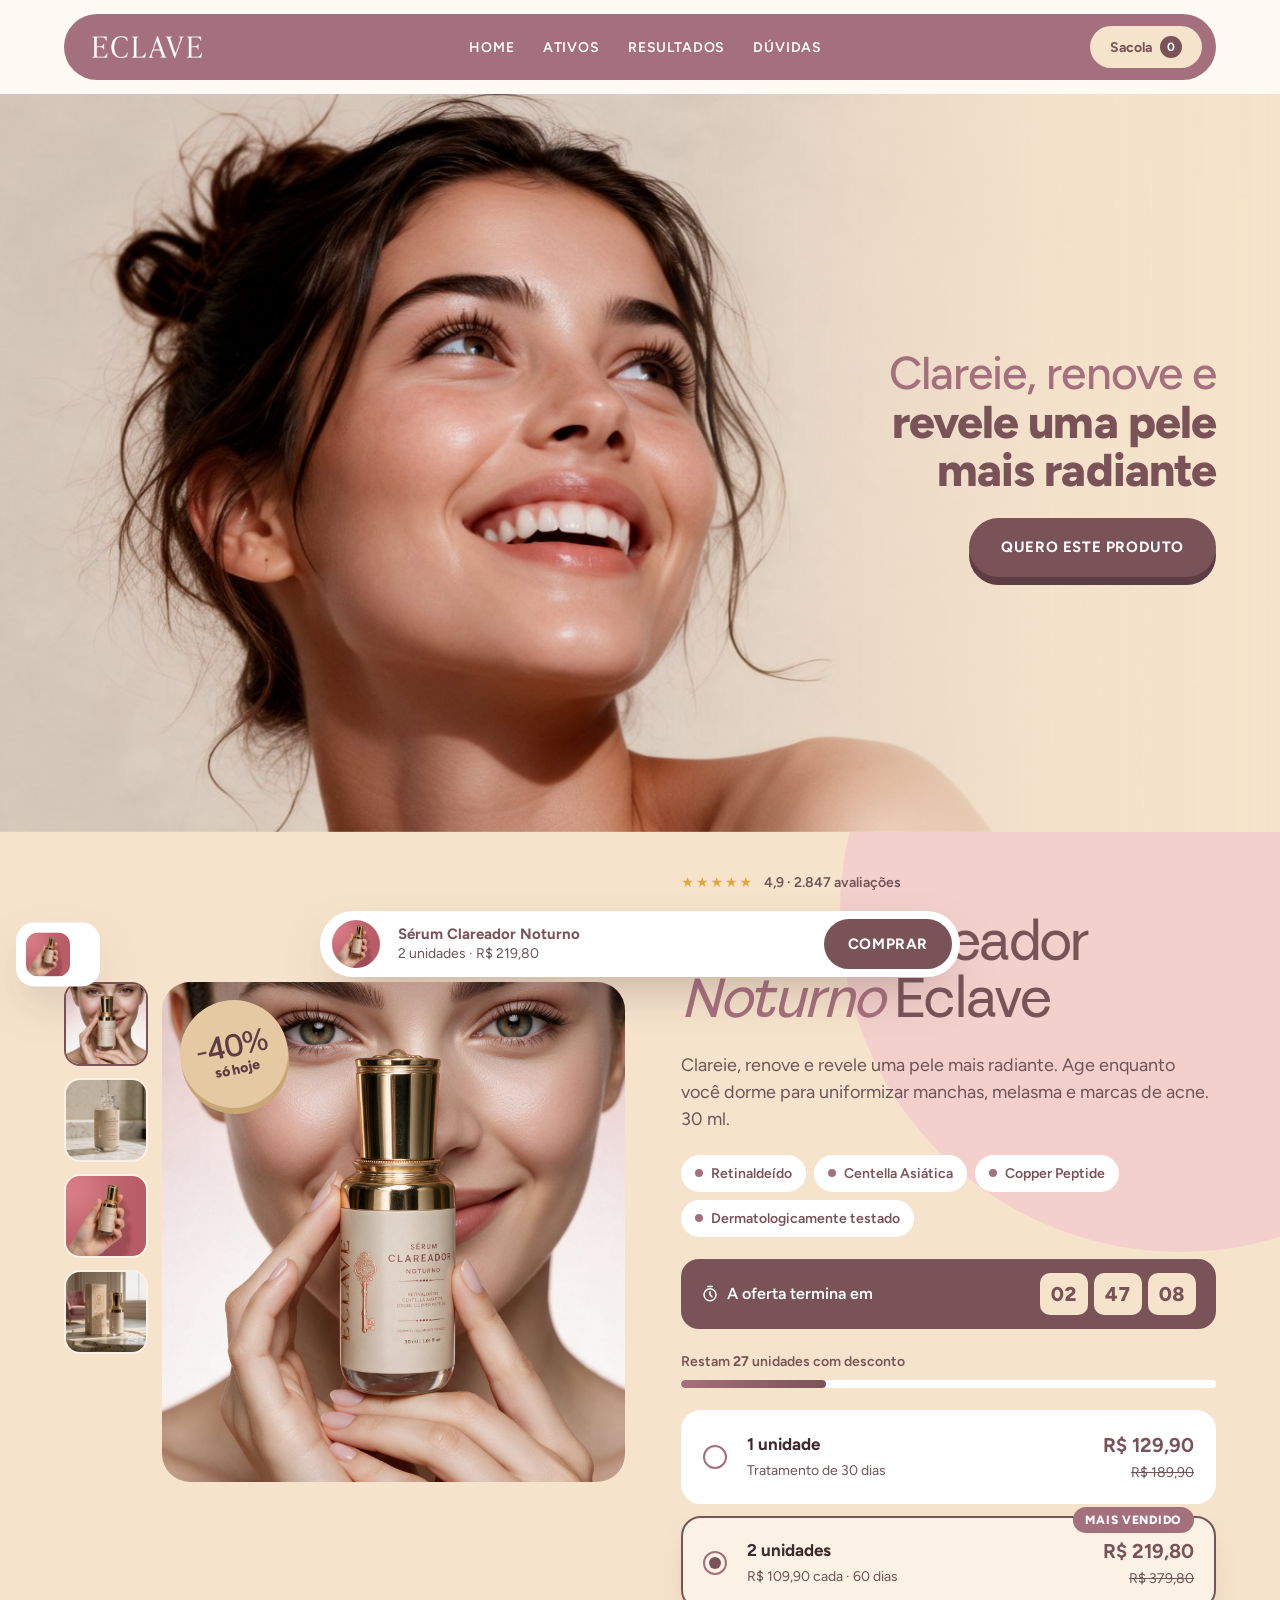
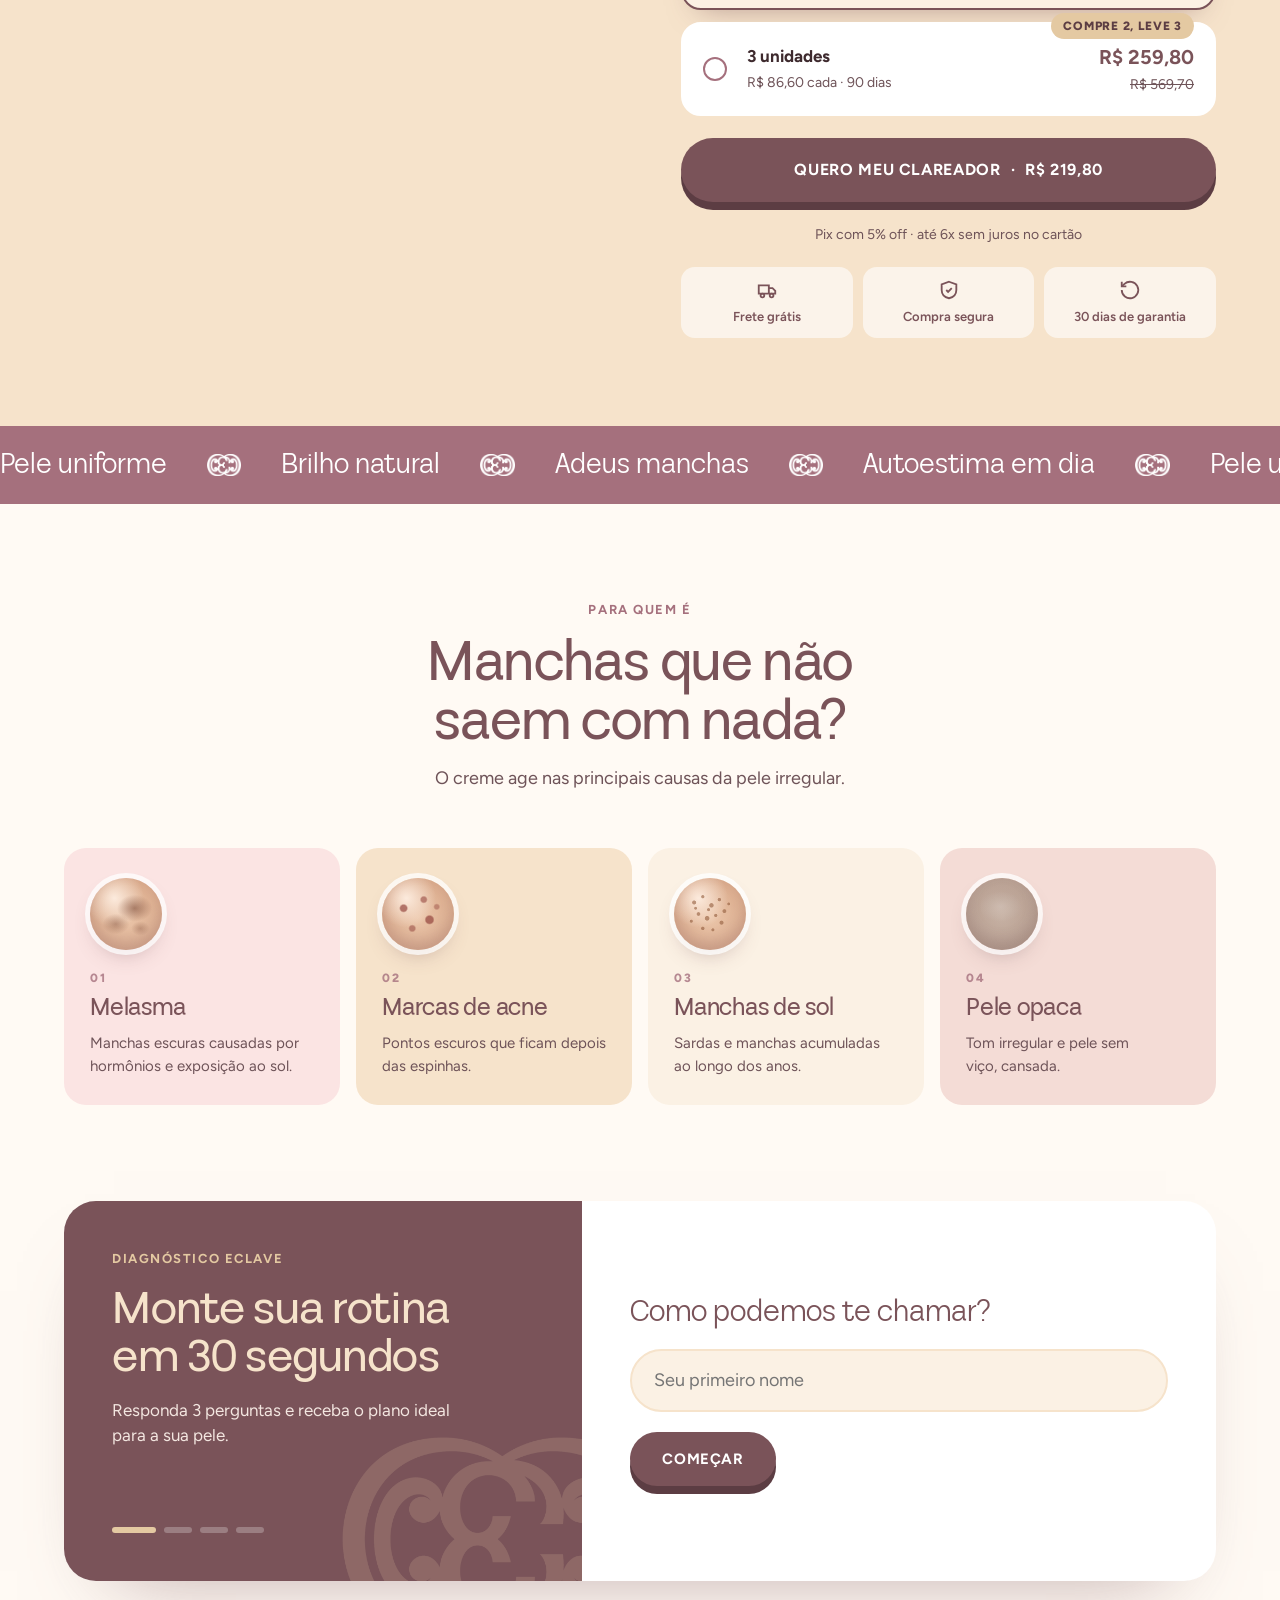
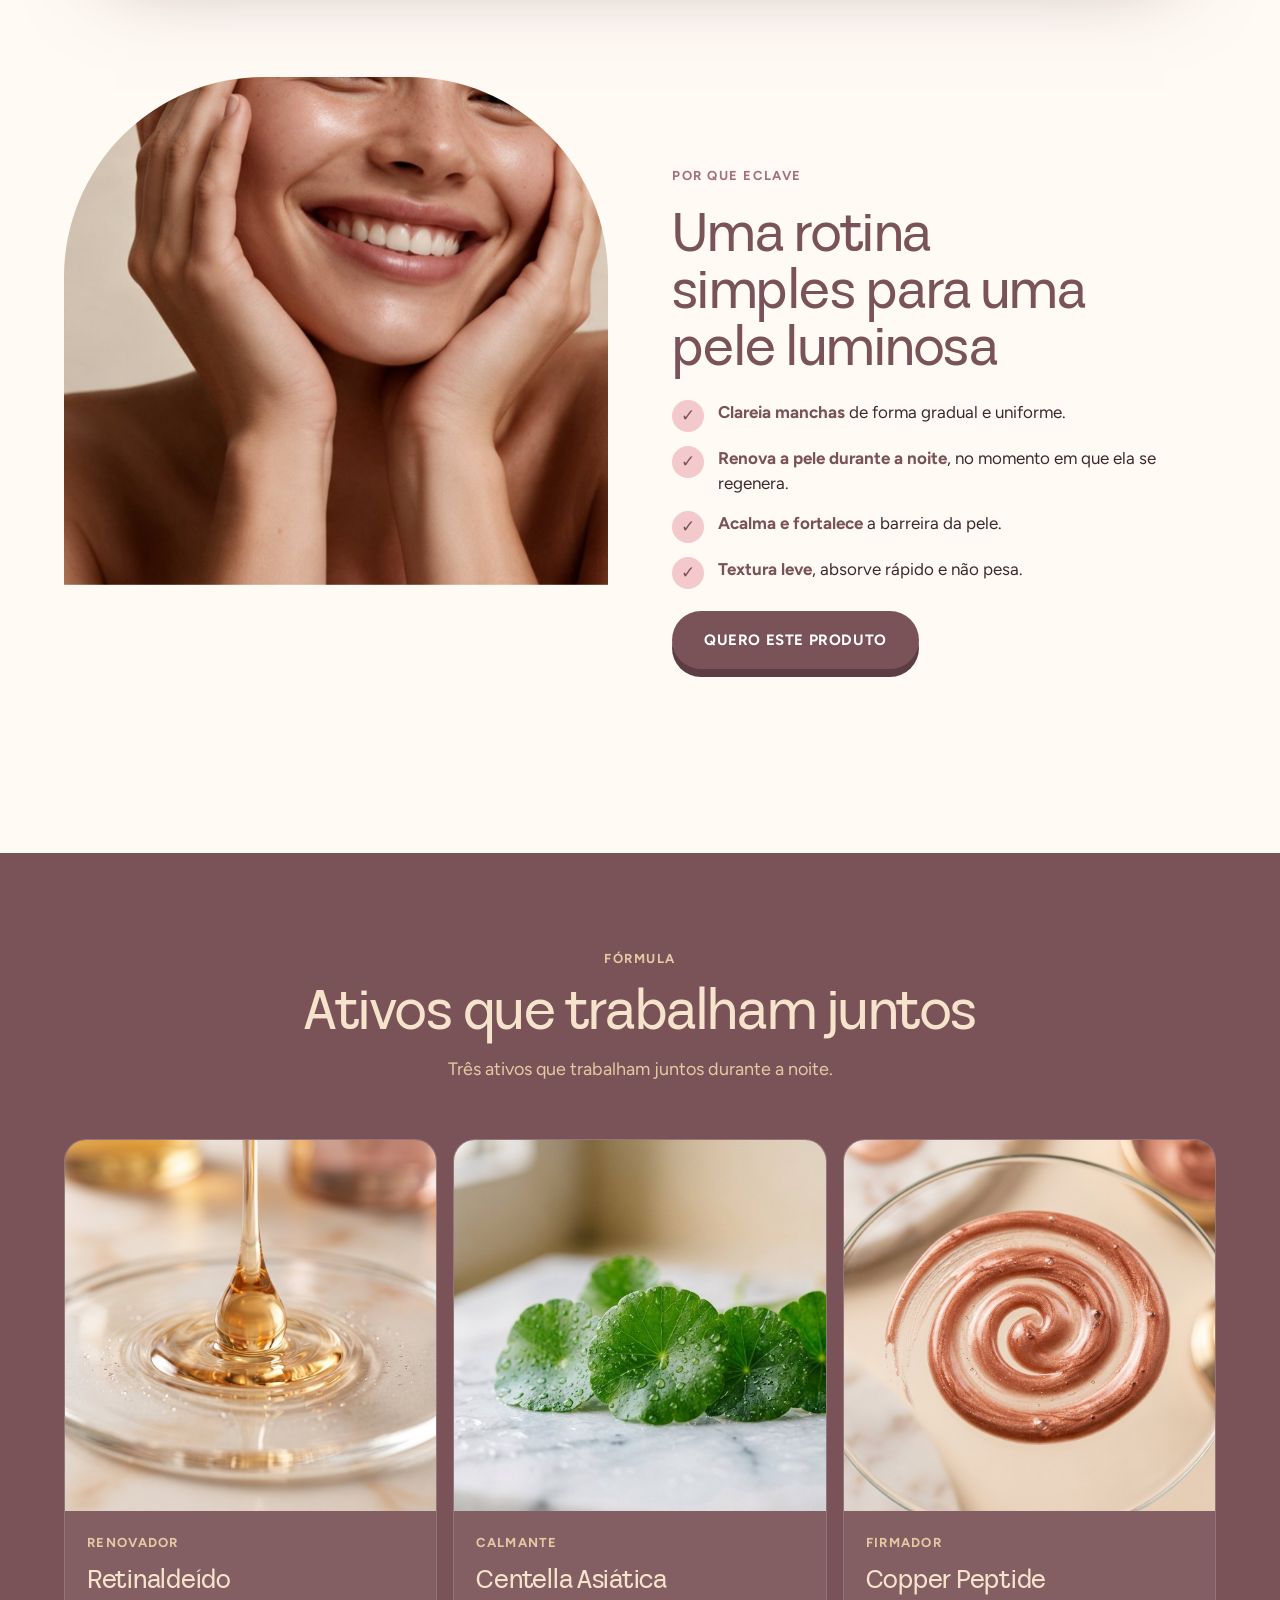
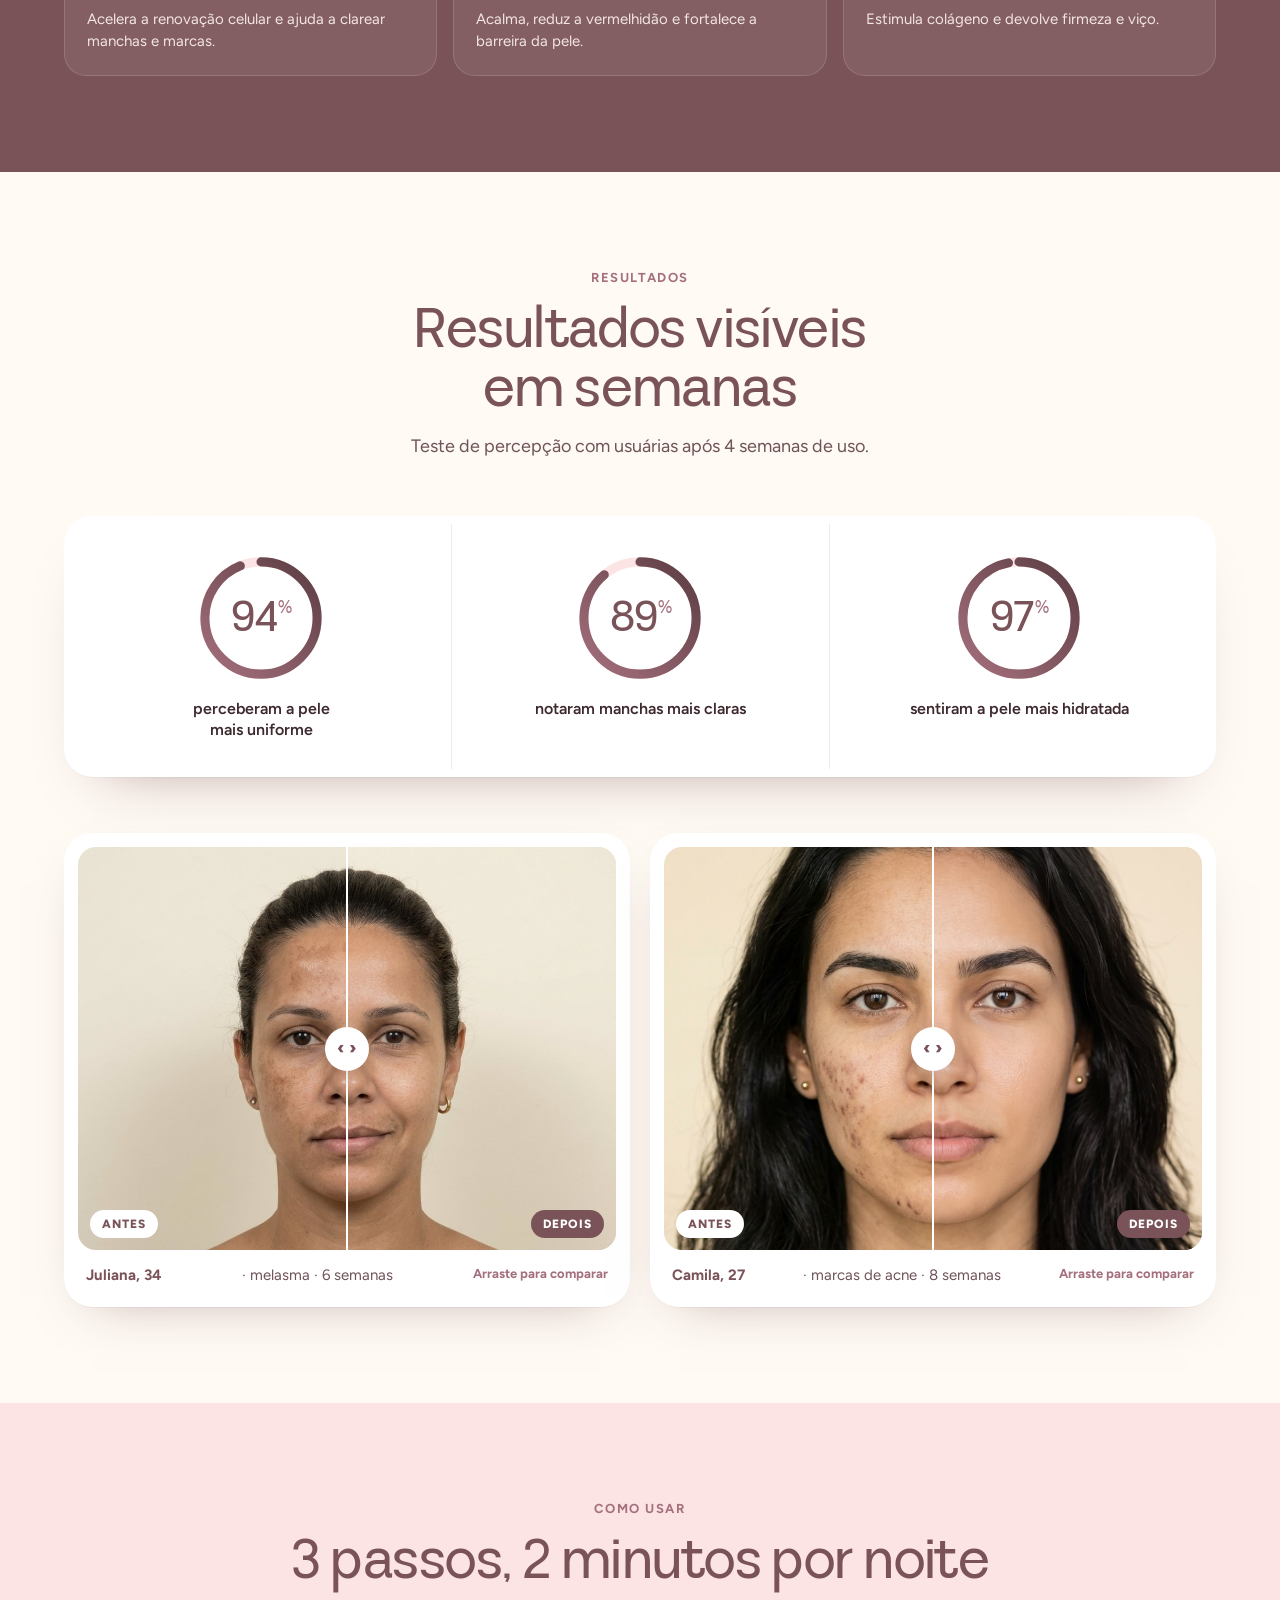
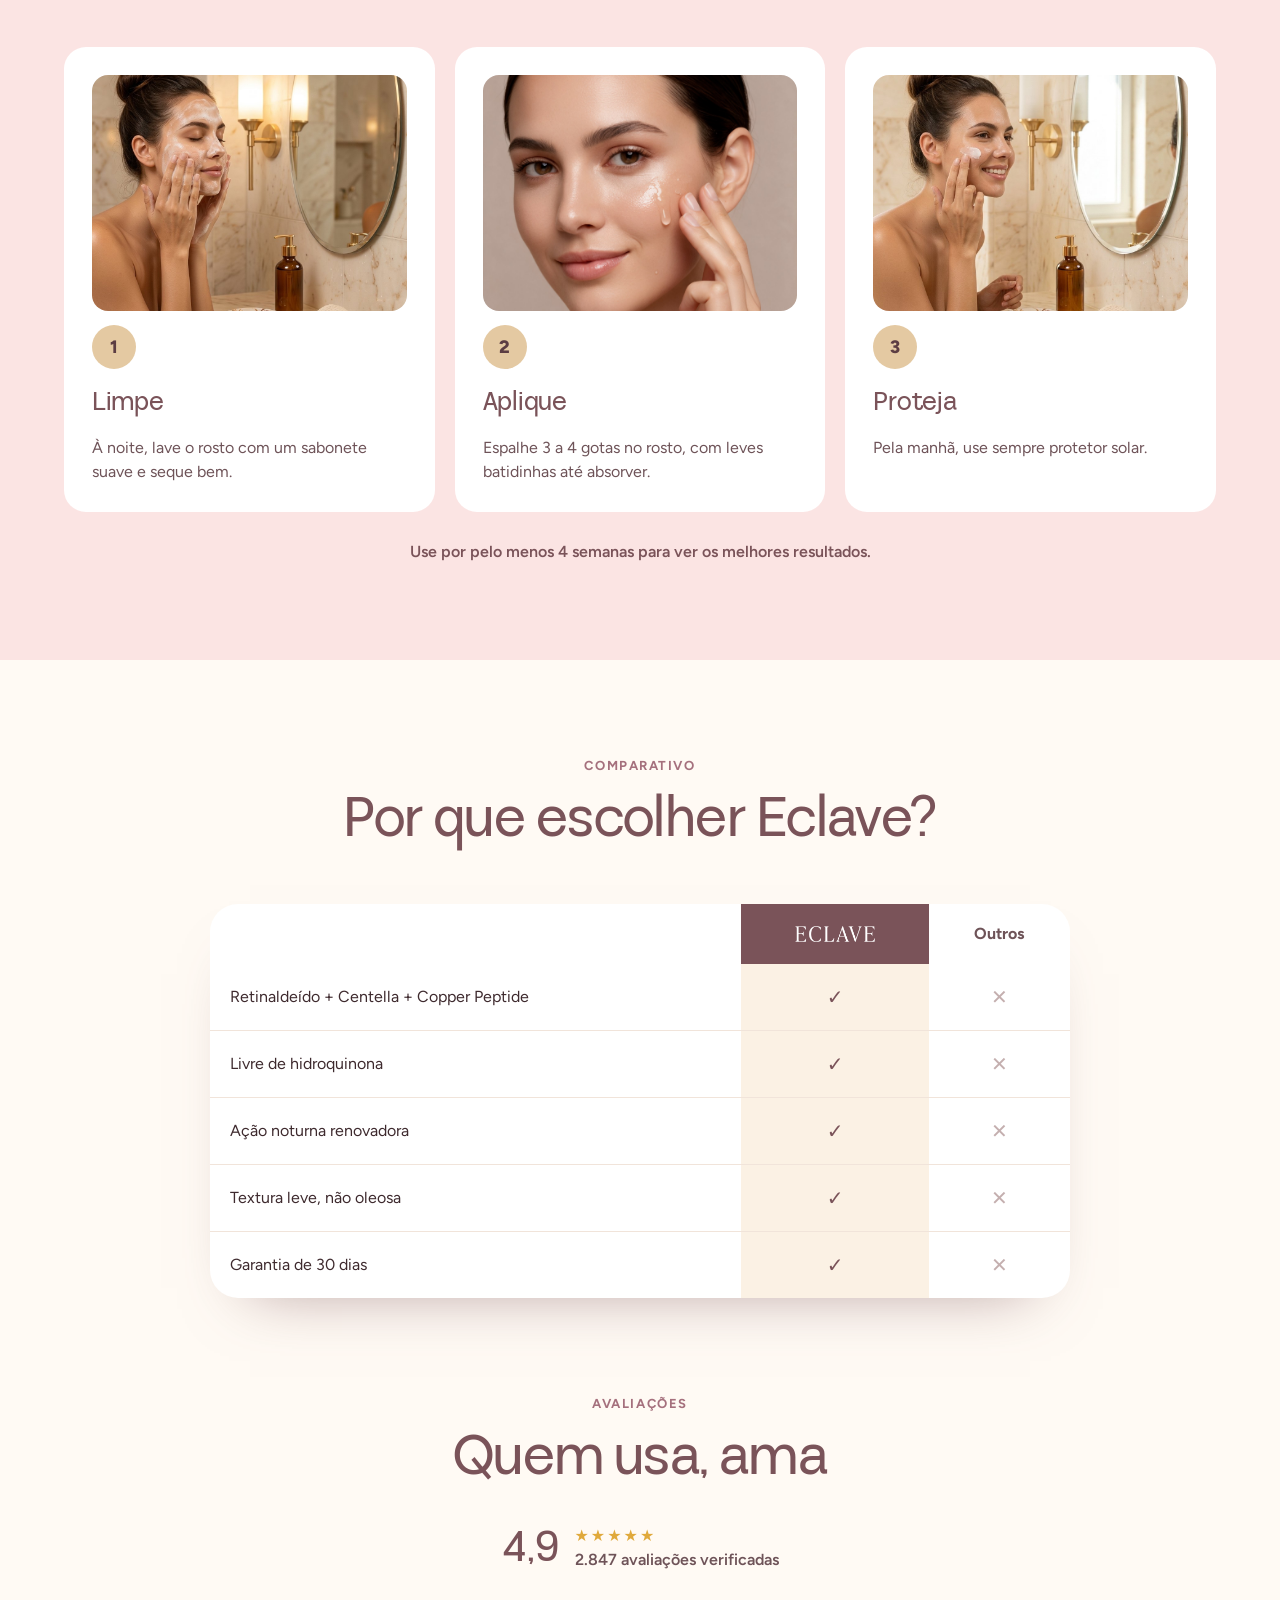
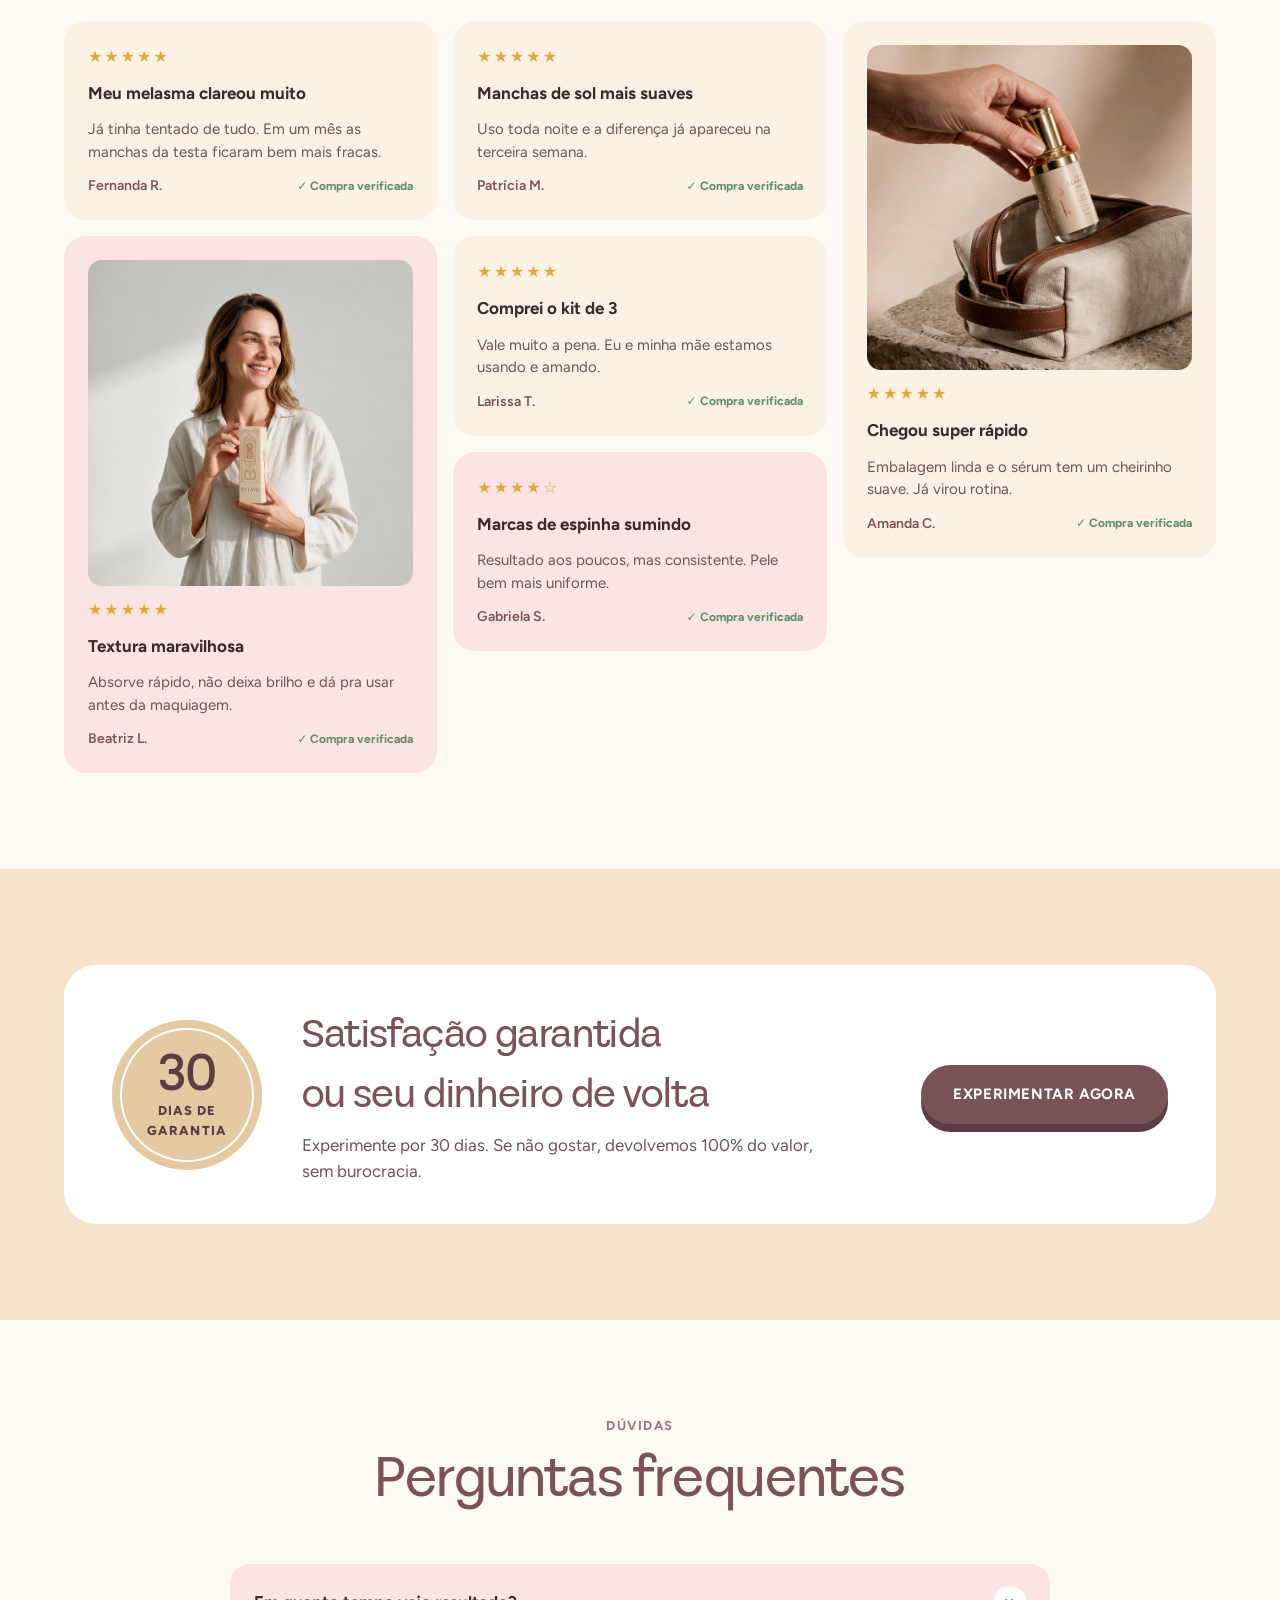
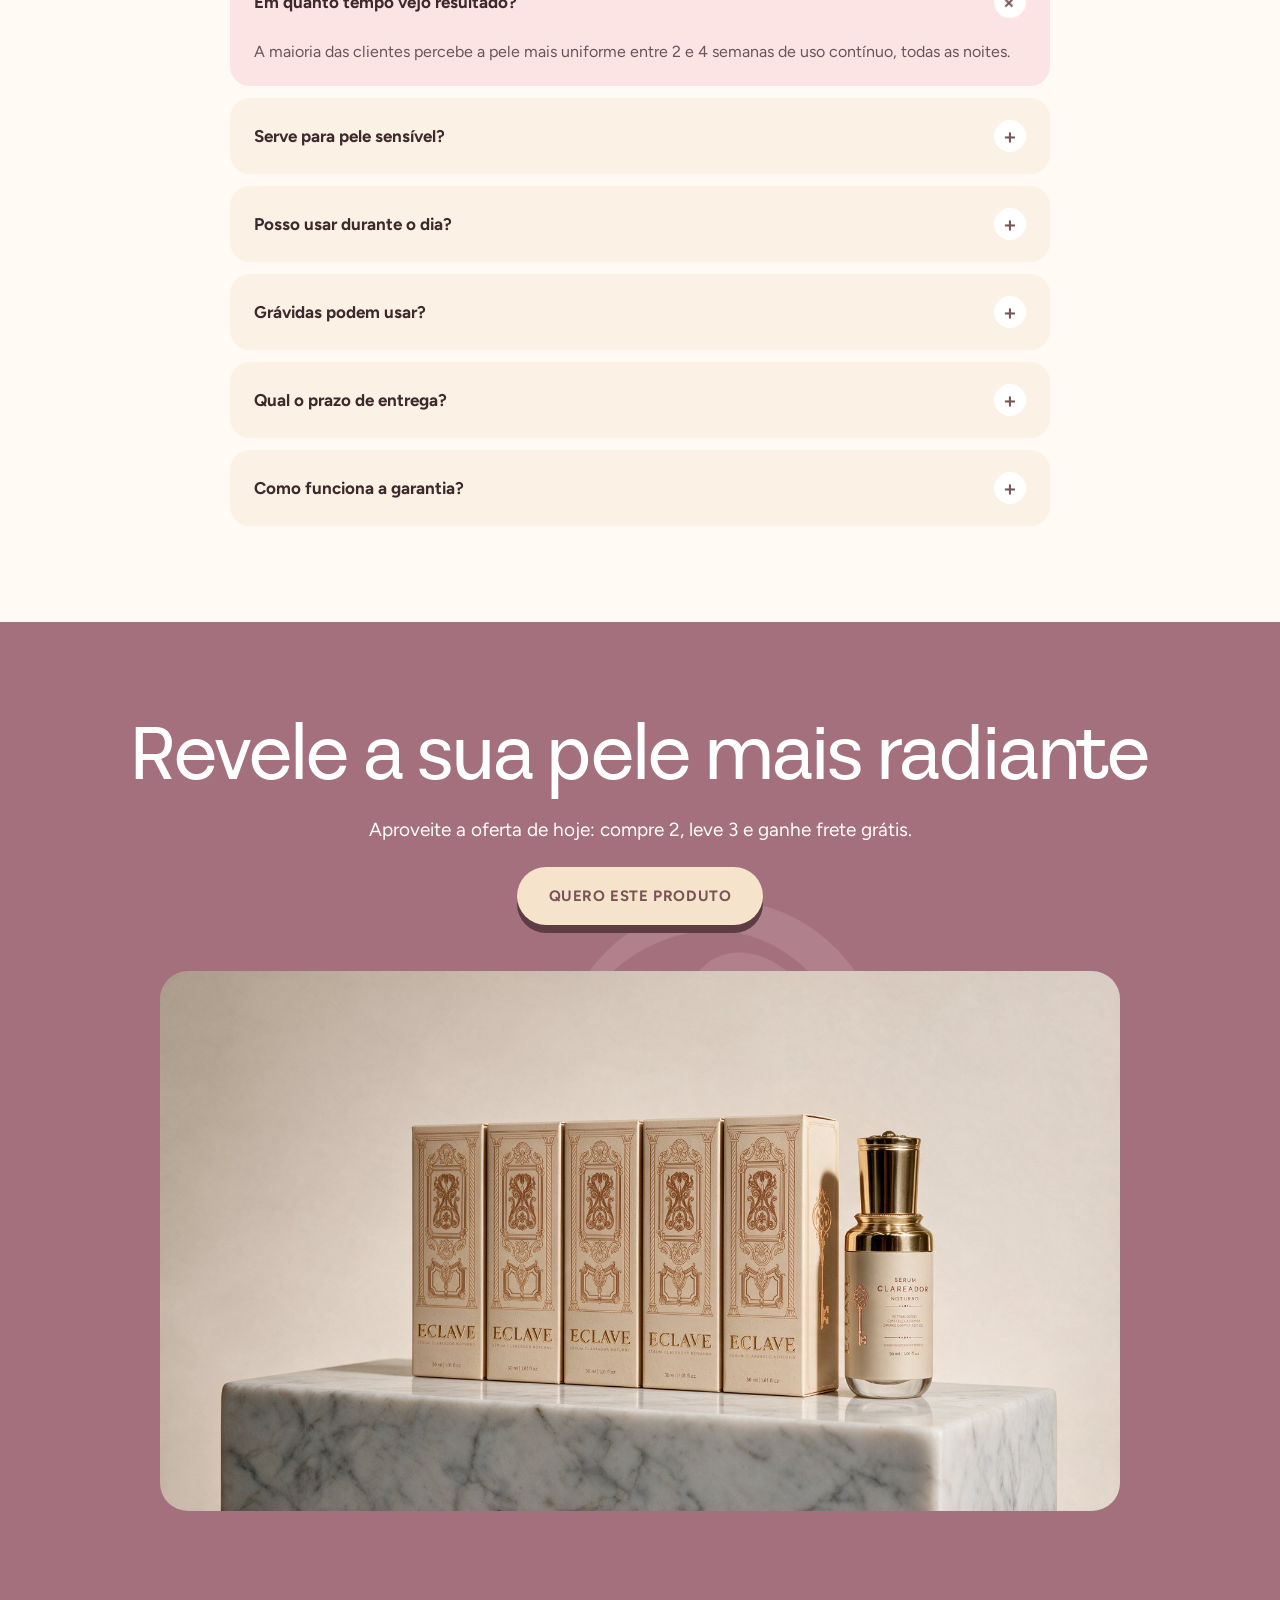
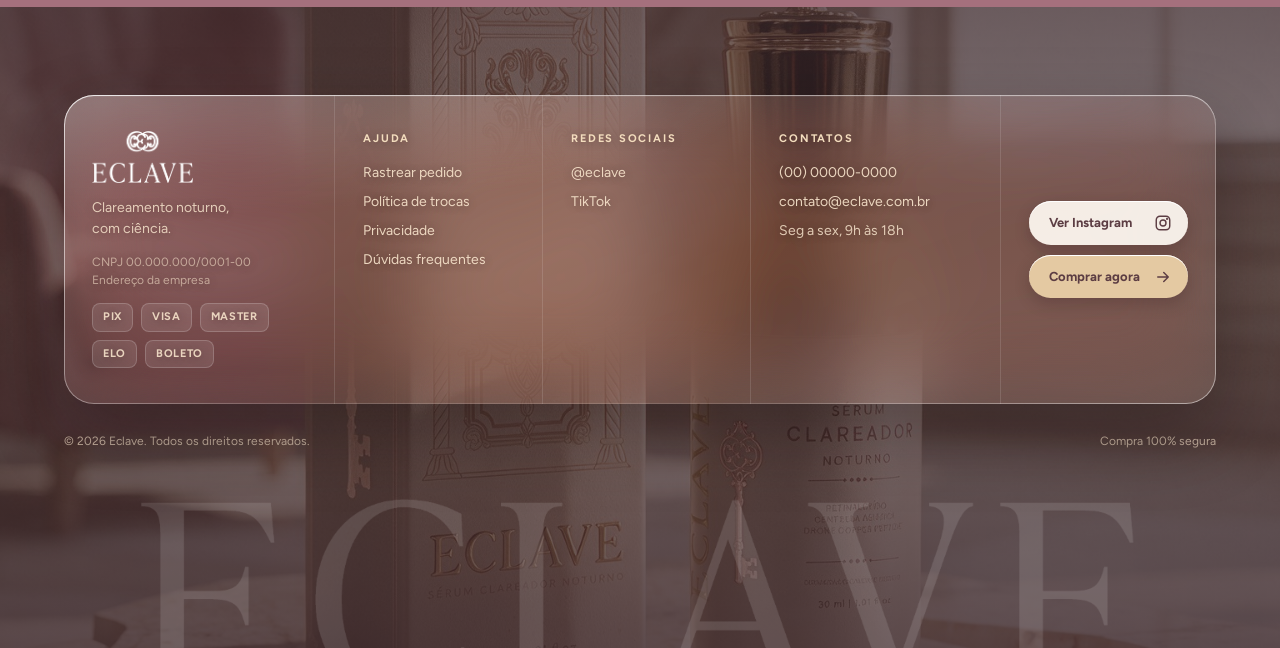
<file: index.html>
<!DOCTYPE html>
<html lang="pt-BR">
<head>
<meta charset="utf-8">
<meta name="viewport" content="width=device-width,initial-scale=1">
<title>Eclave · Sérum Clareador Noturno</title>
<meta name="description" content="Sérum Clareador Noturno Eclave com retinaldeído, centella e copper peptide. Clareia manchas e uniformiza o tom enquanto você dorme.">
<meta name="theme-color" content="#7A5359">
<link rel="icon" type="image/png" href="assets/eclave-simbolo.png">
<link rel="apple-touch-icon" href="assets/eclave-simbolo.png">
<meta property="og:type" content="website">
<meta property="og:locale" content="pt_BR">
<meta property="og:site_name" content="Eclave">
<meta property="og:title" content="Eclave · Sérum Clareador Noturno">
<meta property="og:description" content="Sérum Clareador Noturno Eclave com retinaldeído, centella e copper peptide. Clareia manchas e uniformiza o tom enquanto você dorme.">
<meta property="og:url" content="https://gustavocarvalho472-a11y.github.io/DESIGN-ECLAVE/">
<meta property="og:image" content="https://gustavocarvalho472-a11y.github.io/DESIGN-ECLAVE/assets/img/hero-sorriso.jpg">
<meta name="twitter:card" content="summary_large_image">
<link rel="preconnect" href="https://fonts.googleapis.com">
<link href="https://fonts.googleapis.com/css2?family=Figtree:wght@400;500;600;700;800&display=swap" rel="stylesheet">
<style>
@font-face{font-family:"Serotiva";src:url("assets/Serotiva-VF.ttf") format("truetype");font-weight:100 900;font-display:swap}
:root{--cream:#F6E3CB;--cream-2:#FBF1E4;--paper:#FFFAF4;--mauve:#7A5359;--mauve-d:#5C3D43;--rose:#A5707D;--blush:#F3C9CC;--blush-2:#FBE4E3;--gold:#E4C9A2;--gold-d:#C9A676;--ink:#3E2A2E;--muted:#6E5358;--r:22px}
*{box-sizing:border-box;margin:0;padding:0}
img.slot{display:block;width:100%;height:100%;aspect-ratio:3/2;object-fit:cover;-webkit-user-drag:none;user-select:none}
html{scroll-behavior:smooth;overflow-x:clip}body{overflow-x:clip}
body{font-family:"Figtree",system-ui,sans-serif;color:var(--ink);background:var(--paper);-webkit-font-smoothing:antialiased;line-height:1.5}
a{color:var(--mauve);text-decoration:none}a:hover{color:var(--rose)}
h1,h2,h3,.serif{font-family:"Serotiva",Georgia,serif;font-weight:500;letter-spacing:-.01em;text-wrap:balance}
p{text-wrap:pretty}
.wrap{max-width:1200px;margin:0 auto;padding:0 24px}
.btn{display:inline-flex;align-items:center;justify-content:center;gap:10px;background:var(--mauve);color:#fff;font-weight:700;font-size:17px;padding:18px 32px;border-radius:999px;border:0;cursor:pointer;transition:transform .15s,background .15s;box-shadow:0 8px 0 var(--mauve-d)}
.btn:hover{background:var(--rose);color:#fff;transform:translateY(2px);box-shadow:0 6px 0 var(--mauve-d)}
.btn:active{transform:translateY(6px);box-shadow:0 2px 0 var(--mauve-d)}
.btn{font-family:"Figtree",system-ui,sans-serif;letter-spacing:.04em;text-transform:uppercase;font-size:15px;position:relative;overflow:hidden;isolation:isolate}
.btn::before{content:"";position:absolute;top:0;bottom:0;width:40%;left:-60%;z-index:-1;background:linear-gradient(100deg,transparent,rgba(228,201,162,.5),transparent);transform:skewX(-20deg);animation:btnShine 4s ease-in-out 1.5s infinite;pointer-events:none}
@keyframes btnShine{0%{left:-60%}30%,100%{left:130%}}
.btn.full{width:100%}
#buy{min-height:64px;font-size:16px}
#buy:not(:hover):not(:active){animation:btnBeat 2s ease-in-out 2s infinite}
@keyframes btnBeat{0%,100%{transform:scale(1);box-shadow:0 8px 0 var(--mauve-d),0 0 0 0 rgba(122,83,89,.45)}40%{transform:scale(1.025);box-shadow:0 8px 0 var(--mauve-d),0 0 0 0 rgba(122,83,89,.45)}100%{box-shadow:0 8px 0 var(--mauve-d),0 0 0 16px rgba(122,83,89,0)}}
@media (prefers-reduced-motion:reduce){.btn::before,#buy{animation:none!important}}
.eyebrow{display:inline-flex;align-items:center;gap:8px;font-size:13px;font-weight:700;letter-spacing:.12em;text-transform:uppercase;color:var(--rose)}
.sec{padding:96px 0}
.sec-h{text-align:center;max-width:720px;margin:0 auto 56px;display:flex;flex-direction:column;gap:14px;align-items:center}
.sec-h h2{font-size:clamp(34px,4.6vw,56px);line-height:1.05;color:var(--mauve)}
.sec-h p{font-size:18px;color:var(--muted)}
.stars{color:#E0A93B;letter-spacing:2px}

/* topbar */
.topbar{background:var(--mauve);color:#fff;font-size:14px;font-weight:600;overflow:hidden;white-space:nowrap}
.topbar .track{display:inline-flex;gap:48px;padding:10px 0;animation:mq 28s linear infinite}
.topbar span{display:inline-flex;gap:10px;align-items:center}
@keyframes mq{to{transform:translateX(-50%)}}
/* header */
header{position:sticky;top:0;z-index:30;padding:14px 0;background:color-mix(in oklab,var(--paper) 86%,transparent);backdrop-filter:blur(10px)}
.nav{display:flex;align-items:center;justify-content:space-between;gap:24px;background:var(--rose);border-radius:999px;padding:12px 14px 12px 28px}
.nav img{height:22px;filter:brightness(0) invert(1)}
.nav ul{display:flex;gap:28px;list-style:none}
.nav ul a{color:#fff;font-weight:600;font-size:14px;text-transform:uppercase;letter-spacing:.06em}
.nav ul a:hover{color:var(--cream)}
.nav .cart{background:var(--cream);color:var(--mauve);font-weight:700;padding:10px 20px;border-radius:999px;font-size:14px;display:flex;gap:8px;align-items:center}
.nav .cart b{background:var(--mauve);color:#fff;border-radius:999px;min-width:22px;height:22px;display:grid;place-items:center;font-size:12px}

/* banner */
.banner{position:relative;background:var(--cream)}.banner .bg{position:relative;height:min(82vh,760px);min-height:520px}.banner .copy-b{position:absolute;inset:0;pointer-events:none;display:flex;align-items:center;justify-content:flex-end}.banner .copy-b .wrap{width:100%;display:flex;justify-content:flex-end}.banner .box-b{max-width:min(440px,30vw);display:flex;flex-direction:column;gap:24px;align-items:flex-end;text-align:right;pointer-events:auto}.banner h1{font-family:"Figtree",sans-serif;font-weight:500;font-size:clamp(34px,3.6vw,60px);line-height:1.05;color:var(--rose);letter-spacing:-.02em}.banner h1 b{font-weight:800;color:var(--mauve)}
.banner .bimg{position:absolute;top:0;height:100%;width:118%;left:-20%;max-width:none;object-fit:cover;object-position:center 30%;display:block}
.banner .bg::after{content:"";position:absolute;inset:0;background:linear-gradient(90deg,transparent 52%,rgba(246,227,203,.55) 68%,rgba(246,227,203,.9) 82%,var(--cream));pointer-events:none}
.banner .box-b{max-width:min(420px,30vw)}
@media (max-width:1180px){
.banner .bg{height:auto;min-height:0;aspect-ratio:4/3;max-height:64svh}
.banner .bg{background:#E4D5C5}.banner .bimg{top:0;left:0;right:auto;width:100%;height:100%;max-width:none;object-fit:cover;object-position:0% 30%;transform-origin:70% 50%}
.banner .bg::after{display:none}
.banner .copy-b{position:absolute;inset:auto 0 0 0;padding:0 0 clamp(22px,4vh,40px)}
.banner .copy-b .wrap{justify-content:flex-start}
.banner .box-b{max-width:42%;align-items:flex-start;text-align:left;gap:10px}
.banner h1{font-size:clamp(28px,7.6vw,46px);line-height:1.02;text-wrap:balance}
.banner .box-b .btn{display:none}
}
@media (max-width:480px){.banner .bg{aspect-ratio:4/3.1}.banner .box-b{max-width:44%}}
/* product hero */
.hero{background:var(--cream);padding:40px 0 88px;position:relative;overflow:hidden}
.hero:before{content:"";position:absolute;width:680px;height:680px;border-radius:50%;background:var(--blush);right:-240px;top:-260px;opacity:.7}
.hero-grid{display:grid;grid-template-columns:minmax(0,1.05fr) minmax(0,1fr);gap:56px;align-items:start;position:relative}
.gallery{display:grid;grid-template-columns:84px minmax(0,1fr);gap:14px;position:sticky;top:110px}
.thumbs{display:flex;flex-direction:column;gap:12px}
.thumb{aspect-ratio:1;border-radius:16px;overflow:hidden;border:2px solid transparent;cursor:pointer;background:var(--cream-2);transition:border-color .15s}
.thumb.on{border-color:var(--mauve)}
.main-img{position:relative;aspect-ratio:1/1.08;border-radius:28px;overflow:hidden;background:var(--cream-2)}
.main-img .pane{position:absolute;inset:0;opacity:0;pointer-events:none;transition:opacity .25s}
.main-img .pane.on{opacity:1;pointer-events:auto}
.sticker{position:absolute;z-index:3;top:18px;left:18px;width:108px;height:108px;border-radius:50%;background:var(--gold);color:var(--mauve-d);display:grid;place-items:center;text-align:center;font-weight:800;line-height:1.05;font-size:14px;transform:rotate(-12deg);box-shadow:0 6px 0 var(--gold-d);pointer-events:none}
.sticker big{display:block;font-family:"Serotiva",serif;font-size:32px;font-weight:600}
.info{display:flex;flex-direction:column;gap:22px}
.rating{display:flex;align-items:center;gap:10px;font-size:14px;font-weight:600;color:var(--muted)}
.info h1{font-size:clamp(38px,4.4vw,58px);line-height:1.02;color:var(--mauve)}
.info h1 em{font-style:italic;color:var(--rose)}
.lede{font-size:18px;color:var(--muted)}
.pills{display:flex;flex-wrap:wrap;gap:8px}
.pill{background:#fff;border-radius:999px;padding:8px 14px;font-size:14px;font-weight:600;color:var(--mauve);display:flex;gap:8px;align-items:center}
.pill i{width:8px;height:8px;border-radius:50%;background:var(--rose)}
.timer{display:flex;align-items:center;justify-content:space-between;gap:16px;background:var(--mauve);color:#fff;border-radius:18px;padding:14px 20px;font-weight:600}
.timer .tl{display:inline-flex;align-items:center;gap:8px}.timer .t{display:flex;gap:6px}
.timer .t span{background:var(--cream);color:var(--mauve);border-radius:10px;min-width:48px;padding:6px 0;text-align:center;font-weight:800;font-size:20px;font-variant-numeric:tabular-nums}
.bundles{display:flex;flex-direction:column;gap:12px}
.bundle{position:relative;display:grid;grid-template-columns:28px minmax(0,1fr) auto;gap:16px;align-items:center;background:#fff;border:2px solid #fff;border-radius:20px;padding:18px 20px;cursor:pointer;transition:border-color .15s,transform .15s}
.bundle:hover{transform:translateY(-2px)}
.bundle.on{border-color:var(--mauve);background:var(--cream-2)}
.bundle .dot{width:24px;height:24px;border-radius:50%;border:2px solid var(--rose);display:grid;place-items:center}
.bundle.on .dot:after{content:"";width:12px;height:12px;border-radius:50%;background:var(--mauve)}
.bundle h4{font-size:17px;font-weight:700;color:var(--ink)}
.bundle small{font-size:14px;color:var(--muted)}
.bundle .pr{text-align:right}
.bundle .pr b{display:block;font-size:20px;color:var(--mauve)}
.bundle .pr s{font-size:14px;color:var(--muted)}
.bundle .tag{position:absolute;top:-11px;right:20px;background:var(--rose);color:#fff;font-size:12px;font-weight:800;letter-spacing:.06em;text-transform:uppercase;padding:4px 12px;border-radius:999px}
.bundle .tag.g{background:var(--gold);color:var(--mauve-d)}
.trust{display:grid;grid-template-columns:repeat(3,minmax(0,1fr));gap:10px}
.trust div{background:rgba(255,255,255,.6);border-radius:14px;padding:12px;text-align:center;font-size:13px;font-weight:600;color:var(--mauve)}
.trust svg{display:block;margin:0 auto 6px}
.pay{font-size:14px;color:var(--muted);text-align:center}

/* marquee */
.band{background:var(--rose);color:#fff;overflow:hidden;white-space:nowrap;position:relative;z-index:2}
.band .track{display:inline-flex;gap:40px;padding:18px 0;animation:mq 30s linear infinite;font-family:"Serotiva",serif;font-size:28px}
.band .track span{display:inline-flex;gap:40px;align-items:center}
.band img{height:22px;filter:brightness(0) invert(1)}

/* problem */
.problem-grid{display:grid;grid-template-columns:repeat(4,minmax(0,1fr));gap:16px}
.pcard{background:var(--blush-2);border-radius:var(--r);padding:28px 24px;display:flex;flex-direction:column;gap:10px}
.pcard:nth-child(2){background:var(--cream)}.pcard:nth-child(3){background:var(--cream-2)}.pcard:nth-child(4){background:#F4DCD6}
.pcard .n{font-family:"Serotiva",serif;font-size:44px;color:var(--rose);line-height:1}
.pcard h3{font-size:24px;color:var(--mauve)}
.pcard p{color:var(--muted);font-size:15px}

/* split lifestyle */
.split{display:grid;grid-template-columns:minmax(0,1fr) minmax(0,1fr);gap:64px;align-items:center}
.split .ph{aspect-ratio:4/5;border-radius:200px 200px 28px 28px;overflow:hidden}
.split .txt{display:flex;flex-direction:column;gap:22px}
.split h2{font-size:clamp(34px,4.4vw,54px);line-height:1.05;color:var(--mauve)}
.checks{list-style:none;display:flex;flex-direction:column;gap:14px}
.checks li{display:grid;grid-template-columns:32px minmax(0,1fr);gap:14px;align-items:start;font-size:17px}
.checks li i{width:32px;height:32px;border-radius:50%;background:var(--blush);display:grid;place-items:center;color:var(--mauve);font-style:normal;font-weight:800}
.checks b{color:var(--mauve)}

/* ingredients */
.ingr{background:var(--mauve);color:#fff}
.ingr .sec-h h2{color:var(--cream)}.ingr .sec-h p{color:var(--gold)}.ingr .eyebrow{color:var(--gold)}
.ing-grid{display:grid;grid-template-columns:repeat(3,minmax(0,1fr));gap:16px}
.ing{background:rgba(255,255,255,.07);border:1px solid rgba(255,255,255,.14);border-radius:var(--r);overflow:hidden;display:flex;flex-direction:column}
.ing .im{aspect-ratio:1;background:rgba(255,255,255,.06)}
.ing .bd{padding:22px;display:flex;flex-direction:column;gap:8px}
.ing h3{font-size:26px;color:var(--cream)}
.ing .role{font-size:13px;font-weight:700;letter-spacing:.1em;text-transform:uppercase;color:var(--gold)}
.ing p{font-size:15px;color:#F3E6E0}

/* results */
.results{display:grid;grid-template-columns:repeat(3,minmax(0,1fr));gap:16px;margin-bottom:56px}
.res{background:var(--cream);border-radius:var(--r);padding:32px;display:flex;flex-direction:column;gap:6px}
.res b{font-family:"Serotiva",serif;font-size:64px;line-height:1;color:var(--mauve);font-weight:500}
.res p{color:var(--muted)}
.ba{display:grid;grid-template-columns:repeat(2,minmax(0,1fr));gap:20px}
.bacard{background:#fff;border-radius:28px;padding:14px;box-shadow:0 1px 0 rgba(0,0,0,.04),0 20px 50px -30px rgba(122,83,89,.5)}
.bapair{display:grid;grid-template-columns:1fr 1fr;gap:10px}
.bapair>div{position:relative;aspect-ratio:4/5;border-radius:18px;overflow:hidden}
.bapair label{position:absolute;z-index:2;bottom:12px;left:12px;background:#fff;color:var(--mauve);font-size:12px;font-weight:800;text-transform:uppercase;letter-spacing:.08em;padding:5px 12px;border-radius:999px;pointer-events:none}
.bapair>div:last-child label{background:var(--mauve);color:#fff}
.bacard p{padding:14px 8px 6px;font-size:15px;color:var(--muted)}
.bacard p b{color:var(--mauve)}

/* how to */
.how{background:var(--blush-2)}
.steps{display:grid;grid-template-columns:repeat(3,minmax(0,1fr));gap:20px;counter-reset:s}
.step{background:#fff;border-radius:var(--r);padding:28px;display:flex;flex-direction:column;gap:14px}
.step .im{aspect-ratio:4/3;border-radius:16px;overflow:hidden}
.step .k{display:inline-grid;place-items:center;width:44px;height:44px;border-radius:50%;background:var(--gold);color:var(--mauve-d);font-weight:800;font-size:18px}
.step h3{font-size:26px;color:var(--mauve)}
.step p{color:var(--muted)}
.note{margin-top:28px;text-align:center;font-weight:600;color:var(--mauve)}

/* compare */
.cmp{max-width:860px;margin:0 auto;background:#fff;border-radius:28px;overflow:hidden;box-shadow:0 30px 60px -40px rgba(122,83,89,.6)}
.cmp table{width:100%;border-collapse:collapse}
.cmp th,.cmp td{padding:18px 20px;text-align:center;font-size:16px}
.cmp th:first-child,.cmp td:first-child{text-align:left}
.cmp thead th{font-weight:700;color:var(--muted)}
.cmp thead th.us{background:var(--mauve);color:#fff}
.cmp thead th.us img{height:16px;filter:brightness(0) invert(1);display:block;margin:0 auto}
.cmp tbody tr+tr td{border-top:1px solid #F1E4DA}
.cmp td.us{background:var(--cream-2);color:var(--mauve);font-weight:800;font-size:20px}
.cmp td.no{color:#C4AFAF;font-size:20px}

/* reviews */
.rv-top{display:flex;align-items:center;justify-content:center;gap:16px;margin-top:-28px;margin-bottom:40px;font-weight:600;color:var(--muted)}
.rv-top b{font-family:"Serotiva",serif;font-size:44px;color:var(--mauve);font-weight:500}
.reviews{columns:3 300px;column-gap:16px}
.rv{break-inside:avoid;margin-bottom:16px;background:var(--cream-2);border-radius:var(--r);padding:24px;display:flex;flex-direction:column;gap:12px}
.rv:nth-child(3n+2){background:var(--blush-2)}
.rv .ph{aspect-ratio:1;border-radius:14px;overflow:hidden}
.rv h4{font-size:17px}
.rv p{color:var(--muted);font-size:15px}
.rv .who{display:flex;justify-content:space-between;align-items:center;font-size:14px;font-weight:600;color:var(--mauve)}
.rv .who span{font-size:12px;color:#5E8D6A;font-weight:700}

/* guarantee */
.guar{background:var(--cream)}
.guar .box{display:grid;grid-template-columns:auto minmax(0,1fr) auto;gap:40px;align-items:center;background:#fff;border-radius:32px;padding:40px 48px}
.seal{width:150px;height:150px;border-radius:50%;background:var(--gold);display:grid;place-items:center;text-align:center;color:var(--mauve-d);font-weight:800;font-size:13px;letter-spacing:.08em;text-transform:uppercase;box-shadow:inset 0 0 0 8px var(--gold),inset 0 0 0 10px #fff}
.seal big{display:block;font-family:"Serotiva",serif;font-size:52px;letter-spacing:0;line-height:1;font-weight:600}
.guar h2{font-size:clamp(28px,3.4vw,40px);color:var(--mauve);margin-bottom:8px}
.guar p{color:var(--muted);font-size:17px}

/* faq */
.faq{max-width:820px;margin:0 auto;display:flex;flex-direction:column;gap:12px}
.faq details{background:var(--cream-2);border-radius:20px;padding:0 24px}
.faq details[open]{background:var(--blush-2)}
.faq summary{list-style:none;cursor:pointer;padding:22px 0;font-weight:700;font-size:17px;display:flex;justify-content:space-between;gap:16px;align-items:center;color:var(--ink)}
.faq summary::-webkit-details-marker{display:none}
.faq summary:after{content:"+";flex:none;width:32px;height:32px;border-radius:50%;background:#fff;color:var(--mauve);display:grid;place-items:center;font-size:22px;font-weight:600;transition:transform .2s}
.faq details[open] summary:after{transform:rotate(45deg)}
.faq details p{padding:0 0 22px;color:var(--muted)}

/* final */
.final{background:var(--rose);color:#fff;text-align:center;position:relative;overflow:hidden}
.final .mark{position:absolute;width:520px;opacity:.12;left:50%;top:50%;transform:translate(-50%,-50%);filter:brightness(0) invert(1);pointer-events:none}
.final .in{position:relative;display:flex;flex-direction:column;align-items:center;gap:22px}
.final h2{font-size:clamp(40px,6vw,76px);line-height:1;color:#fff}
.final p{font-size:19px;color:#fff;max-width:560px}.final .kit{width:100%;max-width:960px;aspect-ratio:16/9;margin-top:24px;border-radius:28px;overflow:hidden}
.final .btn{background:var(--cream);color:var(--mauve);box-shadow:0 8px 0 var(--mauve-d)}
.final .btn:hover{background:#fff}
footer{position:relative;background:var(--ink);color:var(--cream);padding:88px 0 0;overflow:hidden}
footer .ft-bg{position:absolute;inset:0;z-index:0;background:url("assets/img/caixa-frasco.jpg") center/cover;opacity:.55;filter:saturate(.85)}
footer::after{content:"";position:absolute;inset:0;z-index:0;background:linear-gradient(180deg,rgba(62,42,46,.55),rgba(62,42,46,.25) 45%,rgba(62,42,46,.7));pointer-events:none}
footer .wrap{position:relative;z-index:2}
.ft-card{position:relative;isolation:isolate;display:grid;grid-template-columns:1.3fr 1fr 1fr 1.2fr auto;border-radius:30px;background:linear-gradient(160deg,rgba(255,244,236,.20),rgba(255,236,226,.07) 55%,rgba(255,244,236,.12));-webkit-backdrop-filter:blur(40px) saturate(1.8) brightness(1.05);backdrop-filter:blur(40px) saturate(1.8) brightness(1.05);text-shadow:0 1px 10px rgba(30,15,20,.3);box-shadow:inset 0 1px 1px rgba(255,255,255,.55),inset 0 -1px 1px rgba(255,255,255,.12),0 30px 70px rgba(20,8,12,.35)}
.ft-card::before{content:"";position:absolute;inset:0;border-radius:inherit;padding:1px;background:linear-gradient(135deg,rgba(255,255,255,.7),rgba(255,255,255,.08) 35%,rgba(255,255,255,.04) 65%,rgba(255,255,255,.45));-webkit-mask:linear-gradient(#000 0 0) content-box,linear-gradient(#000 0 0);-webkit-mask-composite:xor;mask-composite:exclude;pointer-events:none;z-index:3}
.ft-card::after{content:"";position:absolute;inset:0;border-radius:inherit;background:radial-gradient(120% 80% at 0% 0%,rgba(255,255,255,.16),transparent 50%);pointer-events:none;z-index:0}
.ft-card>div{position:relative;z-index:1;padding:36px 28px}.ft-card>div+div{border-left:1px solid rgba(255,255,255,.12)}
.ft-card .wm{height:52px;margin-bottom:14px;display:block}
.ft-card h5{font-size:11px;font-weight:700;letter-spacing:.16em;text-transform:uppercase;color:#F3DDBE;margin-bottom:14px}
.ft-card p,.ft-card li{font-size:14px;color:rgba(246,227,203,.85);list-style:none}.ft-card li+li{margin-top:8px}
.ft-card a{color:rgba(246,227,203,.92)}.ft-card a:hover{color:#fff}
.ft-card small{display:block;margin-top:14px;font-size:12px;color:rgba(246,227,203,.6);line-height:1.5}
.ft-btns{display:flex;flex-direction:column;gap:10px;justify-content:center}
.ft-btns a{text-shadow:none;display:flex;align-items:center;justify-content:space-between;gap:14px;padding:12px 16px 12px 20px;border-radius:999px;font-size:13px;font-weight:700;background:rgba(255,250,244,.92);color:var(--mauve-d);box-shadow:inset 0 1px 0 #fff,0 6px 16px rgba(20,8,12,.18);transition:transform .2s}
.ft-btns a:hover{transform:translateY(-2px);color:var(--mauve-d)}.ft-btns a+a{background:var(--gold)}
.ft-btns svg{width:18px;height:18px;fill:none;stroke:currentColor;stroke-width:1.9;stroke-linecap:round;stroke-linejoin:round}
.ft-pay{display:flex;flex-wrap:wrap;gap:8px;margin-top:14px}.ft-pay span{font-size:11px;font-weight:700;letter-spacing:.06em;padding:5px 10px;border-radius:8px;background:rgba(255,255,255,.1);border:1px solid rgba(255,255,255,.18);color:rgba(246,227,203,.9)}
.ft-copy{display:flex;justify-content:space-between;gap:12px;flex-wrap:wrap;margin-top:28px;font-size:12px;color:rgba(246,227,203,.7)}
.ft-giant{position:relative;z-index:1;display:block;width:min(1000px,110%);margin:48px auto -4%;opacity:.12;filter:brightness(0) invert(1)}
@media (max-width:980px){.ft-card{grid-template-columns:1fr 1fr}.ft-card>div:nth-child(odd){border-left:0}.ft-card>div:nth-child(n+3){border-top:1px solid rgba(255,255,255,.12)}.ft-btns{grid-column:1/-1;flex-direction:row!important}.ft-btns a{flex:1}}
@media (max-width:600px){.ft-card{grid-template-columns:1fr}.ft-card>div{padding:24px;border-left:0!important}.ft-card>div+div{border-top:1px solid rgba(255,255,255,.12)}.ft-btns{flex-direction:column!important}}

/* sticky buy */
.sticky{position:fixed;left:50%;bottom:16px;transform:translate(-50%,140%);z-index:40;display:flex;align-items:center;gap:18px;background:#fff;border-radius:999px;padding:8px 8px 8px 12px;box-shadow:0 20px 50px -20px rgba(92,61,67,.55);transition:transform .3s;width:min(640px,calc(100% - 24px))}
.sticky.show{transform:translate(-50%,0)}
.sticky .th{width:48px;height:48px;border-radius:50%;overflow:hidden;flex:none;background:var(--cream)}
.sticky .tx{flex:1;min-width:0;line-height:1.2}
.sticky .tx b{display:block;color:var(--mauve);font-size:15px;white-space:nowrap;overflow:hidden;text-overflow:ellipsis}
.sticky .tx span{font-size:14px;color:var(--muted)}
.sticky .btn{padding:14px 24px;font-size:15px;box-shadow:none}
.sticky .btn:hover{transform:none}

/* motion */
.progress{position:fixed;top:0;left:0;height:3px;width:100%;transform-origin:0 50%;transform:scaleX(0);background:linear-gradient(90deg,var(--gold),var(--rose));z-index:60}
header{transition:padding .25s}header.sm{padding:8px 0}header.sm .nav{padding-top:8px;padding-bottom:8px}
.nav .cart{transition:transform .2s}.nav .cart.bump{animation:bump .5s}
@keyframes bump{30%{transform:scale(1.18)}60%{transform:scale(.95)}}
.banner .bg .bimg{animation:kb 16s cubic-bezier(.2,.7,.2,1) both}
@keyframes kb{from{transform:scale(1.1)}to{transform:scale(1)}}
.banner .bg{overflow:hidden}
.banner h1,.banner .box-b .btn{animation:up .9s cubic-bezier(.2,.8,.2,1) both}.banner .box-b .btn{animation-delay:.25s}
@keyframes up{from{opacity:0;transform:translateY(28px)}to{opacity:1;transform:none}}
.rvl{opacity:0;transform:translateY(28px);transition:opacity .7s cubic-bezier(.2,.8,.2,1) var(--d,0s),transform .7s cubic-bezier(.2,.8,.2,1) var(--d,0s)}
.rvl.in{opacity:1;transform:none}
.main-img .pane img.slot{transition:transform .6s}.main-img:hover .pane.on img.slot{transform:scale(1.04)}
.main-img .pane{transition:opacity .45s}
.sticker{animation:wob 4s ease-in-out infinite}@keyframes wob{50%{transform:rotate(-4deg) scale(1.05)}}
.bundle{transition:border-color .15s,transform .2s,box-shadow .2s}.bundle.on{box-shadow:0 14px 30px -18px rgba(122,83,89,.6)}
.bundle.rec:before{content:"Recomendado para você";position:absolute;top:-11px;left:20px;background:var(--mauve);color:#fff;font-size:12px;font-weight:800;letter-spacing:.06em;text-transform:uppercase;padding:4px 12px;border-radius:999px}
.stock{display:flex;flex-direction:column;gap:8px}.stock-t{font-size:14px;font-weight:600;color:var(--mauve)}
.stock-bar{height:8px;border-radius:99px;background:#fff;overflow:hidden}.stock-bar i{display:block;height:100%;width:27%;border-radius:99px;background:linear-gradient(90deg,var(--rose),var(--mauve));transition:width 1s}
.plan-note{background:#fff;border-radius:16px;padding:14px 18px;font-size:15px;color:var(--mauve);font-weight:600;animation:up .5s both}
.fly{position:fixed;z-index:80;width:56px;height:56px;border-radius:50%;overflow:hidden;pointer-events:none;box-shadow:0 10px 30px -10px rgba(92,61,67,.6)}
.ing{transition:transform .35s,background .35s}.ing .im{overflow:hidden}.ing .im img.slot{transition:transform .8s}
.ing:hover{transform:translateY(-6px);background:rgba(255,255,255,.12)}.ing:hover .im img.slot{transform:scale(1.07)}
.pcard{transition:transform .3s}.pcard:hover{transform:translateY(-6px) rotate(-1deg)}
.step{transition:transform .3s,box-shadow .3s}.step.lit{transform:translateY(-6px);box-shadow:0 24px 50px -30px rgba(122,83,89,.6)}.step.lit .k{background:var(--mauve);color:#fff}.step .k{transition:background .3s,color .3s}
.split .ph img.slot{transition:transform .1s linear}
.faq details[open] p{animation:up .4s both}
.final .mark{transition:transform .1s linear}
/* before/after slider */
.baslide{position:relative;aspect-ratio:4/3;border-radius:18px;overflow:hidden;cursor:ew-resize;touch-action:pan-y;user-select:none}
.baslide .l{position:absolute;inset:0}.baslide .d{clip-path:inset(0 0 0 var(--p))}
.baslide label{position:absolute;z-index:3;bottom:12px;font-size:12px;font-weight:800;text-transform:uppercase;letter-spacing:.08em;padding:5px 12px;border-radius:999px;pointer-events:none}
.baslide .la{left:12px;background:#fff;color:var(--mauve)}.baslide .ld{right:12px;background:var(--mauve);color:#fff}
.hdl{position:absolute;z-index:4;top:0;bottom:0;left:var(--p);width:2px;margin-left:-1px;background:#fff;pointer-events:none}
.hdl span{position:absolute;top:50%;left:50%;width:44px;height:44px;margin:-22px 0 0 -22px;border-radius:50%;background:#fff;color:var(--mauve);display:grid;place-items:center;font-weight:800;font-size:18px;box-shadow:0 6px 20px rgba(0,0,0,.18)}
.bacard p{display:flex;justify-content:space-between;gap:12px;flex-wrap:wrap}.bacard p em{font-style:normal;font-size:13px;font-weight:700;color:var(--rose)}
/* quiz */
.quiz-sec{padding-top:0}
.quiz{display:grid;grid-template-columns:minmax(0,.9fr) minmax(0,1.1fr);border-radius:32px;overflow:hidden;background:#fff;box-shadow:0 40px 80px -50px rgba(122,83,89,.55)}
.q-side{background:var(--mauve);color:#fff;padding:48px;display:flex;flex-direction:column;gap:16px;position:relative;overflow:hidden}
.q-side img{position:absolute;width:320px;right:-80px;bottom:-60px;opacity:.18;animation:spin 40s linear infinite}
@keyframes spin{to{transform:rotate(360deg)}}
.q-side .eyebrow{color:var(--gold)}.q-side h2{font-size:clamp(32px,3.6vw,46px);line-height:1.05;color:var(--cream)}.q-side p{color:#F3E6E0;font-size:17px;max-width:360px}
.q-dots{display:flex;gap:8px;margin-top:auto}.q-dots i{width:28px;height:6px;border-radius:9px;background:rgba(255,255,255,.25);transition:background .3s,width .3s}.q-dots i.on{background:var(--gold);width:44px}
.q-main{position:relative;padding:48px;min-height:380px;display:grid}
.q-step{grid-area:1/1;display:flex;flex-direction:column;gap:20px;justify-content:center;opacity:0;transform:translateX(30px);pointer-events:none;transition:opacity .45s,transform .45s}
.q-step.on{opacity:1;transform:none;pointer-events:auto}.q-step.out{transform:translateX(-30px)}
.q-l{font-family:"Serotiva",serif;font-size:30px;line-height:1.1;color:var(--mauve)}
.q-in{font:inherit;font-size:18px;padding:16px 22px;border-radius:999px;border:2px solid var(--cream);background:var(--cream-2);color:var(--ink);outline:none;transition:border-color .2s}.q-in:focus{border-color:var(--rose)}
.q-step .btn{align-self:flex-start}
.q-opts{display:grid;grid-template-columns:repeat(2,minmax(0,1fr));gap:10px}
.q-opts button{font:inherit;font-weight:700;font-size:16px;color:var(--mauve);background:var(--cream-2);border:2px solid transparent;border-radius:18px;padding:18px;text-align:left;cursor:pointer;transition:transform .15s,border-color .15s,background .15s}
.q-opts button:hover{transform:translateY(-2px);border-color:var(--blush)}.q-opts button.sel{background:var(--blush-2);border-color:var(--mauve)}
.q-res h3{font-size:clamp(28px,3vw,38px);line-height:1.1;color:var(--mauve)}
.q-tl{list-style:none;display:flex;flex-direction:column;gap:10px}
.q-tl li{display:grid;grid-template-columns:86px minmax(0,1fr);gap:12px;align-items:baseline;font-size:15px;color:var(--muted);opacity:0;animation:up .5s both}
.q-tl li b{font-size:13px;font-weight:800;letter-spacing:.06em;text-transform:uppercase;color:var(--rose)}
.q-tip{background:var(--cream-2);border-radius:16px;padding:14px 18px;font-size:15px;color:var(--mauve);font-weight:600}
.q-act{display:flex;gap:16px;align-items:center;flex-wrap:wrap}
.q-redo{font:inherit;font-weight:700;color:var(--rose);background:none;border:0;cursor:pointer;text-decoration:underline;text-underline-offset:4px}
/* toast */
.toast{position:fixed;left:16px;bottom:16px;z-index:45;display:flex;gap:12px;align-items:center;background:#fff;border-radius:18px;padding:10px 18px 10px 10px;box-shadow:0 20px 50px -20px rgba(92,61,67,.55);transform:translateY(160%);transition:transform .5s cubic-bezier(.2,.8,.2,1);max-width:320px;font-size:14px;line-height:1.3}
.toast.show{transform:none}.toast .tth{width:44px;height:44px;border-radius:12px;overflow:hidden;flex:none}.toast b{display:block;color:var(--mauve)}.toast span{color:var(--muted)}
body.st-on .toast{bottom:92px}
@media (prefers-reduced-motion:reduce){*,*:before,*:after{animation:none!important;transition:none!important}.rvl{opacity:1;transform:none}}
@media (max-width:980px){.quiz{grid-template-columns:minmax(0,1fr)}.q-side,.q-main{padding:32px 24px}.q-main{min-height:420px}

.hero-grid,.split{grid-template-columns:minmax(0,1fr);gap:36px}
.gallery{position:static}
.problem-grid,.ing-grid{grid-template-columns:repeat(2,minmax(0,1fr))}
.nav ul{display:none}
.guar .box{grid-template-columns:minmax(0,1fr);text-align:center;justify-items:center;padding:32px 24px}
}
@media (max-width:640px){
.sec{padding:72px 0}
.gallery{grid-template-columns:minmax(0,1fr)}
.thumbs{flex-direction:row;order:2}.thumb{width:64px}
.problem-grid,.ing-grid,.results,.steps,.ba{grid-template-columns:minmax(0,1fr)}
.trust{grid-template-columns:repeat(3,minmax(0,1fr))}
.cmp th,.cmp td{padding:14px 10px;font-size:14px}
.q-opts{grid-template-columns:minmax(0,1fr)}.toast{display:none}
#buy~*{order:3}.info .pills{order:2}#buy{order:1}#buy~.pay{order:1}
.info{gap:18px}
/* timer compacto, acima dos kits */
.info .timer{order:0;padding:10px 10px 10px 14px;gap:10px;border-radius:16px;font-size:14px;line-height:1.2}
.timer .tl{flex:1;min-width:0;gap:6px;font-size:13px;white-space:nowrap}.timer .tl svg{flex:none;width:16px;height:16px}
.timer .t{gap:10px}.timer .t span{position:relative;min-width:40px;font-size:18px;padding:6px 0}
.timer .t span+span::before{content:":";position:absolute;left:-8px;top:50%;translate:0 -55%;color:var(--cream);font-weight:800}
/* kits */
.bundle{grid-template-columns:22px minmax(0,1fr) auto;gap:12px;padding:16px 14px}
.bundle .dot{width:22px;height:22px}.bundle h4{font-size:16px}.bundle small{font-size:13px;line-height:1.35;display:block}
.bundle .pr b{font-size:18px;white-space:nowrap}.bundle .pr s{font-size:13px}.bundle .tag{right:14px;font-size:11px}
/* CTA: rótulo e preço em duas linhas */
#buy{flex-direction:column;gap:2px;padding:14px 20px;font-size:16px;line-height:1.15}
#buy .sep{display:none}#buy #buyP{font-size:14px;font-weight:600;opacity:.85;letter-spacing:.02em}
/* barra fixa */
.sticky{gap:10px;padding:6px 6px 6px 8px;bottom:12px}.sticky .th{width:42px;height:42px}
.sticky .tx b{font-size:14px}.sticky .tx span{font-size:13px;white-space:nowrap}
.sticky .btn{padding:12px 18px;font-size:14px}
@media (max-width:360px){.timer .tl{white-space:normal}.timer .tl svg{display:none}}
/* banner: texto não invade o rosto */
.banner h1{font-size:clamp(23px,6.4vw,46px)}
}

/* === v-aprovação: Problema === */
.pcard{position:relative;overflow:hidden;gap:18px}
.pc-t{display:flex;flex-direction:column;gap:6px}
.pcard .n{font-family:"Figtree",sans-serif;font-size:12px;font-weight:800;letter-spacing:.16em;color:var(--rose);opacity:.8}
.sw{position:relative;width:72px;height:72px;border-radius:50%;flex:none;box-shadow:0 0 0 5px rgba(255,255,255,.75),0 10px 22px -8px rgba(122,83,89,.45);
  background:radial-gradient(circle at 34% 28%,rgba(255,240,228,.9),transparent 42%),radial-gradient(circle at 50% 55%,#EBC6AA,#D9A98A 78%)}
.sw::after{content:"";position:absolute;inset:0;border-radius:50%;box-shadow:inset 0 -8px 14px rgba(122,83,89,.22)}
.sw-mel{background:radial-gradient(ellipse 34% 26% at 62% 42%,rgba(128,78,58,.62),transparent 72%),radial-gradient(ellipse 26% 20% at 36% 64%,rgba(128,78,58,.45),transparent 72%),radial-gradient(ellipse 18% 14% at 70% 70%,rgba(128,78,58,.35),transparent 72%),radial-gradient(circle at 34% 28%,rgba(255,240,228,.9),transparent 42%),radial-gradient(circle at 50% 55%,#EBC6AA,#D9A98A 78%)}
.sw-acne{background:radial-gradient(circle at 30% 42%,rgba(150,72,64,.7) 0 3px,transparent 4.5px),radial-gradient(circle at 58% 30%,rgba(150,72,64,.6) 0 2.5px,transparent 4px),radial-gradient(circle at 66% 58%,rgba(150,72,64,.72) 0 3.5px,transparent 5px),radial-gradient(circle at 42% 70%,rgba(150,72,64,.55) 0 2.5px,transparent 4px),radial-gradient(circle at 76% 40%,rgba(150,72,64,.45) 0 2px,transparent 3.5px),radial-gradient(circle at 34% 28%,rgba(255,240,228,.9),transparent 42%),radial-gradient(circle at 50% 55%,#EBC6AA,#D9A98A 78%)}
.sw-sol{background:radial-gradient(circle at 28% 34%,rgba(146,92,60,.6) 0 1.6px,transparent 2.4px),radial-gradient(circle at 40% 26%,rgba(146,92,60,.6) 0 1.2px,transparent 2.0px),radial-gradient(circle at 52% 38%,rgba(146,92,60,.6) 0 1.8px,transparent 2.6px),radial-gradient(circle at 63% 30%,rgba(146,92,60,.6) 0 1.3px,transparent 2.1px),radial-gradient(circle at 70% 46%,rgba(146,92,60,.6) 0 1.5px,transparent 2.3px),radial-gradient(circle at 34% 50%,rgba(146,92,60,.6) 0 1.4px,transparent 2.2px),radial-gradient(circle at 46% 56%,rgba(146,92,60,.6) 0 1.9px,transparent 2.7px),radial-gradient(circle at 58% 52%,rgba(146,92,60,.6) 0 1.2px,transparent 2.0px),radial-gradient(circle at 24% 60%,rgba(146,92,60,.6) 0 1.1px,transparent 1.9px),radial-gradient(circle at 66% 62%,rgba(146,92,60,.6) 0 1.6px,transparent 2.4px),radial-gradient(circle at 40% 70%,rgba(146,92,60,.6) 0 1.3px,transparent 2.1px),radial-gradient(circle at 54% 72%,rgba(146,92,60,.6) 0 1.1px,transparent 1.9px),radial-gradient(circle at 76% 36%,rgba(146,92,60,.6) 0 1.0px,transparent 1.8px),radial-gradient(circle at 30% 42%,rgba(146,92,60,.6) 0 1.0px,transparent 1.8px),radial-gradient(circle at 48% 44%,rgba(146,92,60,.6) 0 1.1px,transparent 1.9px),radial-gradient(circle at 34% 28%,rgba(255,240,228,.9),transparent 42%),radial-gradient(circle at 50% 55%,#EBC6AA,#D9A98A 78%)}
.sw-opa{background:linear-gradient(160deg,rgba(176,156,146,.38),rgba(150,128,118,.3)),radial-gradient(circle at 50% 55%,#E0C0A9,#C9A28A 78%);filter:saturate(.75)}
.sw-opa::before{content:"";position:absolute;inset:18% 22% 40% 18%;border-radius:50%;background:radial-gradient(rgba(255,255,255,.18),transparent 70%)}
@media (min-width:641px){.pcard{padding:30px 26px 28px}.pcard .sw{margin-bottom:4px}}
@media (max-width:640px){
 .problem-grid{gap:0;background:#fff;border-radius:24px;padding:4px 18px;box-shadow:0 1px 0 rgba(0,0,0,.03),0 24px 50px -34px rgba(122,83,89,.55)}
 .pcard{flex-direction:row;align-items:center;gap:16px;background:none!important;border-radius:0;padding:18px 0}
 .pcard+.pcard{border-top:1px solid rgba(122,83,89,.12)}
 .pcard:hover{transform:none}
 .pcard .sw{width:58px;height:58px;box-shadow:0 0 0 4px var(--cream-2),0 8px 16px -8px rgba(122,83,89,.45)}
 .pc-t{gap:3px}.pcard .n{font-size:11px}.pcard h3{font-size:20px}.pcard p{font-size:14px;line-height:1.4}
}
/* === v-aprovação: Resultados === */
.results{gap:0;background:#fff;border-radius:28px;padding:8px;box-shadow:0 1px 0 rgba(0,0,0,.03),0 30px 60px -40px rgba(122,83,89,.6)}
.res{background:none;border-radius:0;padding:28px 24px;align-items:center;text-align:center;gap:14px}
.res+.res{border-left:1px solid rgba(122,83,89,.12)}
.ring{position:relative;width:132px;height:132px;display:grid;place-items:center}
.ring svg{position:absolute;inset:0;width:100%;height:100%;transform:rotate(-90deg)}
.ring circle{fill:none;stroke-width:5.5;stroke-linecap:round}
.ring .tr{stroke:var(--blush-2)}
.ring .pg{opacity:min(var(--v),1);stroke:url(#ringG);stroke-dasharray:calc(var(--v)*1) 100}
.res .ring b{font-size:44px;letter-spacing:-.02em;display:flex;align-items:flex-start}.res .ring b small{font-size:.42em;margin:.18em 0 0 .06em;font-weight:500;color:var(--rose)}
.res p{font-size:16px;font-weight:600;color:var(--ink);max-width:22ch;line-height:1.35}
@media (max-width:640px){
 .results{padding:4px 18px;border-radius:24px}
 .res{flex-direction:row;text-align:left;gap:18px;padding:18px 0}
 .res+.res{border-left:0;border-top:1px solid rgba(122,83,89,.12)}
 .ring{width:84px;height:84px;flex:none}.ring circle{stroke-width:6.5}
 .res .ring b{font-size:30px}
 .res p{font-size:16px;max-width:none}
}

/* resultados: animação dos anéis */
.ring::before{content:"";position:absolute;inset:6%;border-radius:50%;pointer-events:none;opacity:0}
.ring.done::before{animation:ringHalo 2.8s ease-out .2s infinite}
@keyframes ringHalo{0%{box-shadow:0 0 0 0 rgba(122,83,89,.28);opacity:1}100%{box-shadow:0 0 0 18px rgba(122,83,89,0);opacity:1}}
.ring.done b{animation:ringPop .5s cubic-bezier(.3,1.6,.5,1)}
@keyframes ringPop{40%{transform:scale(1.08)}}
@media (prefers-reduced-motion:reduce){.ring::before,.ring b{animation:none!important}}
</style>
</head>
<body>
<div class="progress" id="progress"></div>
<header><div class="wrap"><nav class="nav"><img src="assets/eclave-wordmark.png" alt="Eclave"><ul><li><a href="#produto">Home</a></li><li><a href="#ativos">Ativos</a></li><li><a href="#resultados">Resultados</a></li><li><a href="#faq">Dúvidas</a></li></ul><a class="cart" id="cart" href="#produto">Sacola <b id="cartN">0</b></a></nav></div></header>

<section class="banner" data-screen-label="01 Banner"><div class="bg"><img class="bimg" fetchpriority="high" src="assets/img/hero-sorriso.jpg" alt="Mulher sorrindo com pele iluminada"></div><div class="copy-b"><div class="wrap"><div class="box-b"><h1>Clareie, renove e <b>revele uma pele mais radiante</b></h1><a class="btn" href="#produto">Quero este produto</a></div></div></div></section>
<section class="hero" id="produto" data-screen-label="02 Produto">
<div class="wrap hero-grid">
<div class="gallery">
<div class="thumbs" id="thumbs">
<div class="thumb on" data-i="0"><img class="slot" id="thumb-1" src="assets/img/serum-rosto.jpg" alt="Modelo segurando o Sérum Eclave" loading="lazy" decoding="async"></div>
<div class="thumb" data-i="1"><img class="slot" id="thumb-2" src="assets/img/serum-textura.jpg" alt="Textura do sérum" loading="lazy" decoding="async"></div>
<div class="thumb" data-i="2"><img class="slot" id="thumb-3" src="assets/img/serum-mao-rosa.jpg" alt="Sérum Eclave na mão" loading="lazy" decoding="async"></div>
<div class="thumb" data-i="3"><img class="slot" id="thumb-4" src="assets/img/caixa-frasco.jpg" alt="Caixa e frasco do Sérum Eclave" loading="lazy" decoding="async"></div>
</div>
<div class="main-img" id="mainImg">
<div class="sticker"><div><big>-40%</big>só hoje</div></div>
<div class="pane on"><img class="slot" id="prod-1" src="assets/img/serum-rosto.jpg" alt="Modelo segurando o Sérum Clareador Noturno Eclave" loading="lazy" decoding="async"></div>
<div class="pane"><img class="slot" id="prod-2" src="assets/img/serum-textura.jpg" alt="Textura do sérum clareador" loading="lazy" decoding="async"></div>
<div class="pane"><img class="slot" id="prod-3" src="assets/img/serum-mao-rosa.jpg" alt="Sérum Eclave na mão" loading="lazy" decoding="async"></div>
<div class="pane"><img class="slot" id="prod-4" src="assets/img/caixa-frasco.jpg" alt="Caixa e frasco do Sérum Clareador Noturno" loading="lazy" decoding="async"></div>
</div>
</div>
<div class="info">
<div class="rating"><span class="stars">★★★★★</span> 4,9 · 2.847 avaliações</div>
<h2 class="serif" style="font-size:clamp(38px,4.4vw,58px);line-height:1.02;color:var(--mauve)">Sérum Clareador <em style="color:var(--rose)">Noturno</em> Eclave</h2>
<p class="lede">Clareie, renove e revele uma pele mais radiante. Age enquanto você dorme para uniformizar manchas, melasma e marcas de acne. 30 ml.</p>
<div class="pills"><span class="pill"><i></i>Retinaldeído</span><span class="pill"><i></i>Centella Asiática</span><span class="pill"><i></i>Copper Peptide</span><span class="pill"><i></i>Dermatologicamente testado</span></div>
<div class="timer"><span class="tl"><svg width="18" height="18" viewBox="0 0 24 24" fill="none" stroke="currentColor" stroke-width="2" stroke-linecap="round" aria-hidden="true"><circle cx="12" cy="13" r="8"></circle><path d="M12 9v4l2.5 2.5M9 2h6"></path></svg>A oferta termina em</span><div class="t"><span id="hh">00</span><span id="mm">00</span><span id="ss">00</span></div></div>
<div class="stock"><div class="stock-t">Restam <b id="stockN">27</b> unidades com desconto</div><div class="stock-bar"><i id="stockBar"></i></div></div>
<div class="bundles" id="bundles">
<div class="bundle" data-q="1" data-p="129,90" data-o="189,90"><span class="dot"></span><div><h4>1 unidade</h4><small>Tratamento de 30 dias</small></div><div class="pr"><b>R$ 129,90</b><s>R$ 189,90</s></div></div>
<div class="bundle on" data-q="2" data-p="219,80" data-o="379,80"><span class="tag">Mais vendido</span><span class="dot"></span><div><h4>2 unidades</h4><small>R$ 109,90 cada · 60 dias</small></div><div class="pr"><b>R$ 219,80</b><s>R$ 379,80</s></div></div>
<div class="bundle" data-q="3" data-p="259,80" data-o="569,70"><span class="tag g">Compre 2, leve 3</span><span class="dot"></span><div><h4>3 unidades</h4><small>R$ 86,60 cada · 90 dias</small></div><div class="pr"><b>R$ 259,80</b><s>R$ 569,70</s></div></div>
</div>
<div class="plan-note" id="planNote" hidden></div>
<button class="btn full" id="buy"><span id="buyL">Quero meu clareador</span><span class="sep"> · </span><span id="buyP">R$ 219,80</span></button>
<p class="pay">Pix com 5% off · até 6x sem juros no cartão</p>
<div class="trust">
<div><svg width="22" height="22" viewBox="0 0 24 24" fill="none" stroke="currentColor" stroke-width="2"><path d="M3 7h11v9H3zM14 10h4l3 3v3h-7z"></path><circle cx="7" cy="18" r="2"></circle><circle cx="17" cy="18" r="2"></circle></svg>Frete grátis</div>
<div><svg width="22" height="22" viewBox="0 0 24 24" fill="none" stroke="currentColor" stroke-width="2"><path d="M12 3l8 3v6c0 5-3.5 8-8 9-4.5-1-8-4-8-9V6z"></path><path d="M9 12l2 2 4-4"></path></svg>Compra segura</div>
<div><svg width="22" height="22" viewBox="0 0 24 24" fill="none" stroke="currentColor" stroke-width="2"><path d="M3 12a9 9 0 1 0 3-6.7L3 8"></path><path d="M3 3v5h5"></path></svg>30 dias de garantia</div>
</div>
</div>
</div>
</section>

<div class="band"><div class="track" id="bandTrack"><span>Pele uniforme <img src="assets/eclave-simbolo.png" alt=""> Brilho natural <img src="assets/eclave-simbolo.png" alt=""> Adeus manchas <img src="assets/eclave-simbolo.png" alt=""> Autoestima em dia <img src="assets/eclave-simbolo.png" alt=""></span></div></div>

<section class="sec" data-screen-label="03 Problema">
<div class="wrap">
<div class="sec-h"><span class="eyebrow">Para quem é</span><h2>Manchas que não saem com nada?</h2><p>O creme age nas principais causas da pele irregular.</p></div>
<div class="problem-grid">
<div class="pcard"><span class="sw sw-mel" aria-hidden="true"></span><div class="pc-t"><span class="n">01</span><h3>Melasma</h3><p>Manchas escuras causadas por hormônios e exposição ao sol.</p></div></div>
<div class="pcard"><span class="sw sw-acne" aria-hidden="true"></span><div class="pc-t"><span class="n">02</span><h3>Marcas de acne</h3><p>Pontos escuros que ficam depois das espinhas.</p></div></div>
<div class="pcard"><span class="sw sw-sol" aria-hidden="true"></span><div class="pc-t"><span class="n">03</span><h3>Manchas de sol</h3><p>Sardas e manchas acumuladas ao longo dos anos.</p></div></div>
<div class="pcard"><span class="sw sw-opa" aria-hidden="true"></span><div class="pc-t"><span class="n">04</span><h3>Pele opaca</h3><p>Tom irregular e pele sem viço, cansada.</p></div></div>
</div>
</div>
</section>

<section class="sec quiz-sec" id="quiz" data-screen-label="04 Quiz">
<div class="wrap"><div class="quiz" id="quizBox">
<div class="q-side"><img src="assets/eclave-simbolo-bege.png" alt=""><span class="eyebrow">Diagnóstico Eclave</span><h2>Monte sua rotina em 30 segundos</h2><p>Responda 3 perguntas e receba o plano ideal para a sua pele.</p><div class="q-dots" id="qDots"><i class="on"></i><i></i><i></i><i></i></div></div>
<div class="q-main">
<div class="q-step on" data-s="0"><label class="q-l" for="qName">Como podemos te chamar?</label><input id="qName" class="q-in" type="text" placeholder="Seu primeiro nome" autocomplete="given-name"><button class="btn" data-next>Começar</button></div>
<div class="q-step" data-s="1"><p class="q-l">O que mais te incomoda hoje?</p><div class="q-opts" data-k="concern"><button data-v="melasma">Melasma</button><button data-v="acne">Marcas de acne</button><button data-v="sol">Manchas de sol</button><button data-v="opaca">Pele opaca</button></div></div>
<div class="q-step" data-s="2"><p class="q-l">Como é a sua pele?</p><div class="q-opts" data-k="skin"><button data-v="sensivel">Sensível</button><button data-v="normal">Normal</button><button data-v="oleosa">Oleosa</button><button data-v="seca">Seca</button></div></div>
<div class="q-step" data-s="3"><p class="q-l">Há quanto tempo você tem essas manchas?</p><div class="q-opts" data-k="time"><button data-v="1">Menos de 6 meses</button><button data-v="2">De 6 meses a 2 anos</button><button data-v="3">Mais de 2 anos</button></div></div>
<div class="q-step q-res" data-s="4"><span class="eyebrow" id="rHi">Seu plano</span><h3 id="rTitle"></h3><ul class="q-tl" id="rTl"></ul><p class="q-tip" id="rTip"></p><div class="q-act"><button class="btn" id="rApply">Aplicar meu kit</button><button class="q-redo" id="rRedo">Refazer</button></div></div>
</div>
</div></div>
</section>

<section class="sec" style="padding-top:0" data-screen-label="05 Benefícios">
<div class="wrap split">
<div class="ph"><img class="slot" id="lifestyle" src="assets/img/modelo-maos.jpg" alt="Modelo segurando o sérum Eclave" loading="lazy" decoding="async"></div>
<div class="txt">
<span class="eyebrow">Por que Eclave</span>
<h2>Uma rotina simples para uma pele luminosa</h2>
<ul class="checks">
<li><i>✓</i><span><b>Clareia manchas</b> de forma gradual e uniforme.</span></li>
<li><i>✓</i><span><b>Renova a pele durante a noite</b>, no momento em que ela se regenera.</span></li>
<li><i>✓</i><span><b>Acalma e fortalece</b> a barreira da pele.</span></li>
<li><i>✓</i><span><b>Textura leve</b>, absorve rápido e não pesa.</span></li>
</ul>
<div><a class="btn" href="#produto">Quero este produto</a></div>
</div>
</div>
</section>

<section class="sec ingr" id="ativos" data-screen-label="06 Ativos">
<div class="wrap">
<div class="sec-h"><span class="eyebrow">Fórmula</span><h2>Ativos que trabalham juntos</h2><p>Três ativos que trabalham juntos durante a noite.</p></div>
<div class="ing-grid">
<div class="ing"><div class="im"><img class="slot" id="ing-1" src="assets/img/ing-retinaldeido.jpg" alt="Retinaldeído" loading="lazy" decoding="async"></div><div class="bd"><span class="role">Renovador</span><h3>Retinaldeído</h3><p>Acelera a renovação celular e ajuda a clarear manchas e marcas.</p></div></div>
<div class="ing"><div class="im"><img class="slot" id="ing-2" src="assets/img/ing-centella.jpg" alt="Centella asiática" loading="lazy" decoding="async"></div><div class="bd"><span class="role">Calmante</span><h3>Centella Asiática</h3><p>Acalma, reduz a vermelhidão e fortalece a barreira da pele.</p></div></div>
<div class="ing"><div class="im"><img class="slot" id="ing-3" src="assets/img/ing-copper.jpg" alt="Copper peptide" loading="lazy" decoding="async"></div><div class="bd"><span class="role">Firmador</span><h3>Copper Peptide</h3><p>Estimula colágeno e devolve firmeza e viço.</p></div></div>
</div>
</div>
</section>

<section class="sec" id="resultados" data-screen-label="07 Resultados">
<div class="wrap">
<div class="sec-h"><span class="eyebrow">Resultados</span><h2>Resultados visíveis em semanas</h2><p>Teste de percepção com usuárias após 4 semanas de uso.</p></div>
<div class="results">
<div class="res"><div class="ring" style="--v:0"><svg viewBox="0 0 80 80" aria-hidden="true"><defs><linearGradient id="ringG" x1="0" y1="0" x2="1" y2="1"><stop offset="0" stop-color="#A5707D"></stop><stop offset="1" stop-color="#5C3D43"></stop></linearGradient></defs><circle class="tr" cx="40" cy="40" r="34"></circle><circle class="pg" cx="40" cy="40" r="34" pathLength="100"></circle></svg><b data-to="94">0%</b></div><p>perceberam a pele mais uniforme</p></div>
<div class="res"><div class="ring" style="--v:0"><svg viewBox="0 0 80 80" aria-hidden="true"><circle class="tr" cx="40" cy="40" r="34"></circle><circle class="pg" cx="40" cy="40" r="34" pathLength="100"></circle></svg><b data-to="89">0%</b></div><p>notaram manchas mais claras</p></div>
<div class="res"><div class="ring" style="--v:0"><svg viewBox="0 0 80 80" aria-hidden="true"><circle class="tr" cx="40" cy="40" r="34"></circle><circle class="pg" cx="40" cy="40" r="34" pathLength="100"></circle></svg><b data-to="97">0%</b></div><p>sentiram a pele mais hidratada</p></div>
</div>
<div class="ba">
<div class="bacard"><div class="baslide" style="--p:50%"><div class="l a"><img class="slot" id="ba1-antes" src="assets/img/ba1-antes.jpg" alt="Pele antes do uso" loading="lazy" decoding="async"></div><div class="l d"><img class="slot" id="ba1-depois" src="assets/img/ba1-depois.jpg" alt="Pele depois do uso" loading="lazy" decoding="async"></div><label class="la">Antes</label><label class="ld">Depois</label><div class="hdl"><span>‹ ›</span></div></div><p><b>Juliana, 34</b> · melasma · 6 semanas <em>Arraste para comparar</em></p></div>
<div class="bacard"><div class="baslide" style="--p:50%"><div class="l a"><img class="slot" id="ba2-antes" src="assets/img/ba2-antes.jpg" alt="Pele antes do uso" loading="lazy" decoding="async"></div><div class="l d"><img class="slot" id="ba2-depois" src="assets/img/ba2-depois.jpg" alt="Pele depois do uso" loading="lazy" decoding="async"></div><label class="la">Antes</label><label class="ld">Depois</label><div class="hdl"><span>‹ ›</span></div></div><p><b>Camila, 27</b> · marcas de acne · 8 semanas <em>Arraste para comparar</em></p></div>
</div>
</div>
</section>

<section class="sec how" data-screen-label="08 Como usar">
<div class="wrap">
<div class="sec-h"><span class="eyebrow">Como usar</span><h2>3 passos, 2 minutos por noite</h2></div>
<div class="steps">
<div class="step"><div class="im"><img class="slot" id="step-1" src="assets/img/passo-limpeza.jpg" alt="Limpeza do rosto" loading="lazy" decoding="async"></div><span class="k">1</span><h3>Limpe</h3><p>À noite, lave o rosto com um sabonete suave e seque bem.</p></div>
<div class="step"><div class="im"><img class="slot" id="step-2" src="assets/img/aplicando.jpg" alt="Aplicando o sérum" loading="lazy" decoding="async"></div><span class="k">2</span><h3>Aplique</h3><p>Espalhe 3 a 4 gotas no rosto, com leves batidinhas até absorver.</p></div>
<div class="step"><div class="im"><img class="slot" id="step-3" src="assets/img/passo-protetor.jpg" alt="Aplicando protetor solar" loading="lazy" decoding="async"></div><span class="k">3</span><h3>Proteja</h3><p>Pela manhã, use sempre protetor solar.</p></div>
</div>
<p class="note">Use por pelo menos 4 semanas para ver os melhores resultados.</p>
</div>
</section>

<section class="sec" data-screen-label="09 Comparativo">
<div class="wrap">
<div class="sec-h"><span class="eyebrow">Comparativo</span><h2>Por que escolher Eclave?</h2></div>
<div class="cmp"><table>
<thead><tr><th></th><th class="us"><img src="assets/eclave-wordmark.png" alt="Eclave"></th><th>Outros</th></tr></thead>
<tbody>
<tr><td>Retinaldeído + Centella + Copper Peptide</td><td class="us">✓</td><td class="no">✕</td></tr>
<tr><td>Livre de hidroquinona</td><td class="us">✓</td><td class="no">✕</td></tr>
<tr><td>Ação noturna renovadora</td><td class="us">✓</td><td class="no">✕</td></tr>
<tr><td>Textura leve, não oleosa</td><td class="us">✓</td><td class="no">✕</td></tr>
<tr><td>Garantia de 30 dias</td><td class="us">✓</td><td class="no">✕</td></tr>
</tbody></table></div>
</div>
</section>

<section class="sec" style="padding-top:0" data-screen-label="10 Avaliações">
<div class="wrap">
<div class="sec-h"><span class="eyebrow">Avaliações</span><h2>Quem usa, ama</h2></div>
<div class="rv-top"><b>4,9</b><div><div class="stars">★★★★★</div>2.847 avaliações verificadas</div></div>
<div class="reviews">
<div class="rv"><div class="stars">★★★★★</div><h4>Meu melasma clareou muito</h4><p>Já tinha tentado de tudo. Em um mês as manchas da testa ficaram bem mais fracas.</p><div class="who">Fernanda R. <span>✓ Compra verificada</span></div></div>
<div class="rv"><div class="ph"><img class="slot" id="rv-1" src="assets/img/cliente-caixa.jpg" alt="Cliente com a caixa Eclave" loading="lazy" decoding="async"></div><div class="stars">★★★★★</div><h4>Textura maravilhosa</h4><p>Absorve rápido, não deixa brilho e dá pra usar antes da maquiagem.</p><div class="who">Beatriz L. <span>✓ Compra verificada</span></div></div>
<div class="rv"><div class="stars">★★★★★</div><h4>Manchas de sol mais suaves</h4><p>Uso toda noite e a diferença já apareceu na terceira semana.</p><div class="who">Patrícia M. <span>✓ Compra verificada</span></div></div>
<div class="rv"><div class="stars">★★★★★</div><h4>Comprei o kit de 3</h4><p>Vale muito a pena. Eu e minha mãe estamos usando e amando.</p><div class="who">Larissa T. <span>✓ Compra verificada</span></div></div>
<div class="rv"><div class="stars">★★★★☆</div><h4>Marcas de espinha sumindo</h4><p>Resultado aos poucos, mas consistente. Pele bem mais uniforme.</p><div class="who">Gabriela S. <span>✓ Compra verificada</span></div></div>
<div class="rv"><div class="ph"><img class="slot" id="rv-2" src="assets/img/necessaire.jpg" alt="Nécessaire Eclave" loading="lazy" decoding="async"></div><div class="stars">★★★★★</div><h4>Chegou super rápido</h4><p>Embalagem linda e o sérum tem um cheirinho suave. Já virou rotina.</p><div class="who">Amanda C. <span>✓ Compra verificada</span></div></div>
</div>
</div>
</section>

<section class="sec guar" data-screen-label="11 Garantia">
<div class="wrap"><div class="box">
<div class="seal"><div><big>30</big>dias de<br>garantia</div></div>
<div><h2>Satisfação garantida ou seu dinheiro de volta</h2><p>Experimente por 30 dias. Se não gostar, devolvemos 100% do valor, sem burocracia.</p></div>
<a class="btn" href="#produto">Experimentar agora</a>
</div></div>
</section>

<section class="sec" id="faq" data-screen-label="12 FAQ">
<div class="wrap">
<div class="sec-h"><span class="eyebrow">Dúvidas</span><h2>Perguntas frequentes</h2></div>
<div class="faq">
<details open><summary>Em quanto tempo vejo resultado?</summary><p>A maioria das clientes percebe a pele mais uniforme entre 2 e 4 semanas de uso contínuo, todas as noites.</p></details>
<details><summary>Serve para pele sensível?</summary><p>Sim. A fórmula é dermatologicamente testada e a Centella ajuda a acalmar a pele. Nas primeiras semanas, comece usando em noites alternadas.</p></details>
<details><summary>Posso usar durante o dia?</summary><p>O sérum é noturno. Durante o dia, use protetor solar para proteger os resultados.</p></details>
<details><summary>Grávidas podem usar?</summary><p>Por conter retinaldeído, não é indicado durante a gestação e a amamentação. Consulte seu médico.</p></details>
<details><summary>Qual o prazo de entrega?</summary><p>Enviamos em até 24h úteis. O prazo médio é de 3 a 10 dias úteis, dependendo da região.</p></details>
<details><summary>Como funciona a garantia?</summary><p>Se não ficar satisfeita em até 30 dias, entre em contato com nosso atendimento e devolvemos o valor integral.</p></details>
</div>
</div>
</section>

<section class="sec final" data-screen-label="13 CTA final">
<img class="mark" src="assets/eclave-simbolo.png" alt="">
<div class="wrap in">
<h2>Revele a sua pele mais radiante</h2>
<p>Aproveite a oferta de hoje: compre 2, leve 3 e ganhe frete grátis.</p>
<a class="btn" href="#produto">Quero este produto</a>
<div class="kit"><img class="slot" id="final-kit" src="assets/img/kit-caixas.jpg" alt="Kit de caixas Eclave" loading="lazy" decoding="async"></div>
</div>
</section>

<footer data-screen-label="Footer"><div class="ft-bg"></div><div class="wrap">
<div class="ft-card">
<div><img class="wm" src="assets/eclave-logo-vertical-white.png" alt="Eclave"><p>Clareamento noturno, com ciência.</p><small>CNPJ 00.000.000/0001-00<br>Endereço da empresa</small><div class="ft-pay"><span>PIX</span><span>VISA</span><span>MASTER</span><span>ELO</span><span>BOLETO</span></div></div>
<div><h5>Ajuda</h5><ul><li><a href="#">Rastrear pedido</a></li><li><a href="#">Política de trocas</a></li><li><a href="#">Privacidade</a></li><li><a href="#faq">Dúvidas frequentes</a></li></ul></div>
<div><h5>Redes sociais</h5><ul><li><a href="#">@eclave</a></li><li><a href="#">TikTok</a></li></ul></div>
<div><h5>Contatos</h5><ul><li><a href="#">(00) 00000-0000</a></li><li><a href="#">contato@eclave.com.br</a></li><li>Seg a sex, 9h às 18h</li></ul></div>
<div class="ft-btns"><a href="#">Ver Instagram<svg viewBox="0 0 24 24"><rect x="3" y="3" width="18" height="18" rx="5"></rect><circle cx="12" cy="12" r="4"></circle><circle cx="17.5" cy="6.5" r=".6"></circle></svg></a><a href="#produto">Comprar agora<svg viewBox="0 0 24 24"><path d="M5 12h14M13 6l6 6-6 6"></path></svg></a></div>
</div>
<div class="ft-copy"><span>© 2026 Eclave. Todos os direitos reservados.</span><span>Compra 100% segura</span></div>
</div><img class="ft-giant" src="assets/eclave-wordmark.png" alt=""></footer>

<div class="toast" id="toast"><div class="tth"><img class="slot" id="toast-thumb" src="assets/img/serum-mao-rosa.jpg" alt="" loading="lazy" decoding="async"></div><div><b id="toastN"></b><span id="toastT"></span></div></div>
<div class="sticky" id="sticky"><div class="th"><img class="slot" id="sticky-thumb" src="assets/img/serum-mao-rosa.jpg" alt="" loading="lazy" decoding="async"></div><div class="tx"><b>Sérum Clareador Noturno</b><span id="stP">2 unidades · R$ 219,80</span></div><a class="btn" href="#produto" id="stBtn">Comprar</a></div>

<script>
['bandTrack'].forEach(id=>{const t=document.getElementById(id);t.innerHTML+=t.innerHTML;});
document.querySelectorAll('#thumbs .thumb').forEach(th=>th.addEventListener('click',()=>{const i=+th.dataset.i;document.querySelectorAll('#thumbs .thumb').forEach((x,j)=>x.classList.toggle('on',j===i));document.querySelectorAll('#mainImg .pane').forEach((x,j)=>x.classList.toggle('on',j===i));}));
const setB=b=>{document.querySelectorAll('.bundle').forEach(x=>x.classList.toggle('on',x===b));const q=b.dataset.q,p='R$ '+b.dataset.p;document.getElementById('buyP').textContent=p;document.getElementById('stP').textContent=q+(q==='1'?' unidade':' unidades')+' · '+p;};
document.querySelectorAll('.bundle').forEach(b=>b.addEventListener('click',()=>setB(b)));
let n=0;document.getElementById('buy').addEventListener('click',e=>{const b=document.querySelector('.bundle.on');n+=+b.dataset.q;document.getElementById('cartN').textContent=n;const el=e.currentTarget,o=el.innerHTML;el.textContent='Adicionado à sacola ✓';setTimeout(()=>el.innerHTML=o,1400);});
const KEY='eclave-offer-end';let end=+localStorage.getItem(KEY);if(!end||end<Date.now()){end=Date.now()+ (2*3600+47*60+12)*1000;localStorage.setItem(KEY,end);}
const pad=v=>String(v).padStart(2,'0');const tick=()=>{let s=Math.max(0,Math.floor((end-Date.now())/1000));hh.textContent=pad(Math.floor(s/3600));mm.textContent=pad(Math.floor(s%3600/60));ss.textContent=pad(s%60);};tick();setInterval(tick,1000);
const hero=document.getElementById('produto'),st=document.getElementById('sticky');addEventListener('scroll',()=>st.classList.toggle('show',hero.getBoundingClientRect().bottom<0&&document.querySelector('.final').getBoundingClientRect().top>innerHeight),{passive:true});

/* motion & personalization */
const RM=matchMedia('(prefers-reduced-motion:reduce)').matches;
const prog=document.getElementById('progress'),hdr=document.querySelector('header'),ph=document.querySelector('.split .ph img.slot'),mark=document.querySelector('.final .mark');
const onScroll=()=>{const d=document.documentElement,y=d.scrollTop;prog.style.transform='scaleX('+(y/(d.scrollHeight-d.clientHeight||1))+')';hdr.classList.toggle('sm',y>60);document.body.classList.toggle('st-on',st.classList.contains('show'));
if(!RM){const r=ph.parentElement.getBoundingClientRect();ph.style.transform='scale(1.12) translateY('+((r.top+r.height/2-innerHeight/2)*-.06)+'px)';const f=mark.parentElement.getBoundingClientRect();mark.style.transform='translate(-50%,-50%) rotate('+(f.top*.05)+'deg)';}};
addEventListener('scroll',onScroll,{passive:true});onScroll();
const groups=['.sec-h','.problem-grid .pcard','.split .ph','.split .txt','.quiz','.ing','.res','.bacard','.step','.cmp','.reviews .rv','.guar .box','.faq details','.final .in>*','.info>*'];
groups.forEach(s=>document.querySelectorAll(s).forEach((el,i)=>{el.classList.add('rvl');el.style.setProperty('--d',(Math.min(i,6)*.08)+'s')}));
const io=new IntersectionObserver(es=>es.forEach(e=>{if(e.isIntersecting){e.target.classList.add('in');io.unobserve(e.target)}}),{threshold:.12,rootMargin:'0px 0px -40px 0px'});
document.querySelectorAll('.rvl').forEach(el=>io.observe(el));
// counters
const cio=new IntersectionObserver(es=>es.forEach(e=>{if(!e.isIntersecting)return;cio.unobserve(e.target);const el=e.target,to=+el.dataset.to,ring=el.parentNode,idx=[...document.querySelectorAll('.res b[data-to]')].indexOf(el),t0=performance.now()+idx*260;ring.classList.add('go');const f=t=>{const k=Math.max(0,Math.min(1,(t-t0)/1600)),v=Math.round(to*(1-Math.pow(1-k,3)));el.innerHTML=v+'<small>%</small>';ring.style.setProperty('--v',v);if(k<1)requestAnimationFrame(f);else ring.classList.add('done')};RM?(el.innerHTML=to+'<small>%</small>',ring.style.setProperty('--v',to),ring.classList.add('go','done')):requestAnimationFrame(f)}),{threshold:.6});
document.querySelectorAll('.res b[data-to]').forEach(el=>cio.observe(el));
// steps highlight
const sio=new IntersectionObserver(es=>es.forEach(e=>e.target.classList.toggle('lit',e.isIntersecting)),{rootMargin:'-45% 0px -45% 0px'});document.querySelectorAll('.step').forEach(s=>sio.observe(s));
// before/after sliders
document.querySelectorAll('.baslide').forEach(el=>{let drag=false;const set=x=>{const r=el.getBoundingClientRect();el.style.setProperty('--p',Math.max(0,Math.min(100,(x-r.left)/r.width*100))+'%')};
el.addEventListener('pointerdown',e=>{drag=true;el.setPointerCapture(e.pointerId);set(e.clientX);e.preventDefault()});el.addEventListener('pointermove',e=>{if(drag)set(e.clientX)});['pointerup','pointercancel'].forEach(t=>el.addEventListener(t,()=>drag=false));
if(!RM){const hio=new IntersectionObserver(es=>{if(!es[0].isIntersecting)return;hio.disconnect();const t0=performance.now();const f=t=>{const k=(t-t0)/1800;if(k>=1||drag){if(!drag)el.style.setProperty('--p','50%');return}el.style.setProperty('--p',(50+Math.sin(k*Math.PI*2)*22)+'%');requestAnimationFrame(f)};setTimeout(()=>requestAnimationFrame(f),300)},{threshold:.6});hio.observe(el)}});
// fly to cart
const cart=document.getElementById('cart');
document.getElementById('buy').addEventListener('click',e=>{if(RM)return;const a=e.currentTarget.getBoundingClientRect(),b=cart.getBoundingClientRect();const f=document.createElement('div');f.className='fly';f.innerHTML='<img src="assets/img/serum-mao-rosa.jpg" style="width:100%;height:100%;object-fit:cover">';document.body.appendChild(f);const x0=a.left+a.width/2-28,y0=a.top-10,x1=b.left+b.width/2-28,y1=b.top+b.height/2-28;
f.animate([{transform:'translate('+x0+'px,'+y0+'px) scale(1)'},{transform:'translate('+((x0+x1)/2)+'px,'+(Math.min(y0,y1)-120)+'px) scale(.8)',offset:.5},{transform:'translate('+x1+'px,'+y1+'px) scale(.2)',opacity:.4}],{duration:900,easing:'cubic-bezier(.5,0,.3,1)'}).onfinish=()=>{f.remove();cart.classList.remove('bump');void cart.offsetWidth;cart.classList.add('bump')};
const sn=document.getElementById('stockN');const v=Math.max(3,+sn.textContent-(+document.querySelector('.bundle.on').dataset.q));sn.textContent=v;document.getElementById('stockBar').style.width=v+'%';},true);
// social proof toasts
const buyers=[['Fernanda','São Paulo','2 unidades'],['Juliana','Belo Horizonte','3 unidades'],['Camila','Curitiba','1 unidade'],['Patrícia','Recife','3 unidades'],['Amanda','Salvador','2 unidades'],['Larissa','Porto Alegre','2 unidades']];let bi=0;const toast=document.getElementById('toast');
const showT=()=>{const [n,c,q]=buyers[bi++%buyers.length];toastN.textContent=n+' de '+c;toastT.textContent='comprou '+q+' há '+(2+bi%9)+' min';toast.classList.add('show');setTimeout(()=>toast.classList.remove('show'),4500)};setTimeout(()=>{showT();setInterval(showT,16000)},7000);
// quiz
const QK='eclave-quiz';const qa=JSON.parse(localStorage.getItem(QK)||'{}');const steps=[...document.querySelectorAll('.q-step')],dots=[...document.querySelectorAll('#qDots i')];let cur=0;
const go=s=>{steps[cur].classList.remove('on');steps[cur].classList.add('out');setTimeout(()=>steps.forEach(x=>x!==steps[s]&&x.classList.remove('out')),450);cur=s;steps[s].classList.remove('out');steps[s].classList.add('on');dots.forEach((d,i)=>d.classList.toggle('on',i<=Math.min(s,3)));if(s===4)result()};
const qName=document.getElementById('qName');qName.value=qa.name||'';
document.querySelector('[data-next]').addEventListener('click',()=>{qa.name=qName.value.trim().split(' ')[0];go(1)});qName.addEventListener('keydown',e=>{if(e.key==='Enter'){e.preventDefault();qa.name=qName.value.trim().split(' ')[0];go(1)}});
document.querySelectorAll('.q-opts').forEach(g=>g.querySelectorAll('button').forEach(b=>b.addEventListener('click',()=>{g.querySelectorAll('button').forEach(x=>x.classList.toggle('sel',x===b));qa[g.dataset.k]=b.dataset.v;setTimeout(()=>go(cur+1),260)})));
const CON={melasma:'o melasma',acne:'as marcas de acne',sol:'as manchas de sol',opaca:'a pele opaca'};
const TIP={sensivel:'Pele sensível: use em noites alternadas nas 2 primeiras semanas e depois passe para todas as noites.',normal:'Pele normal: use todas as noites, desde a primeira semana.',oleosa:'Pele oleosa: use todas as noites. A textura leve não deixa brilho.',seca:'Pele seca: aplique o sérum e, depois de absorvido, finalize com seu hidratante.'};
const planQ=()=>{let q=+qa.time||2;if(qa.concern==='melasma')q=Math.max(q,3);if(qa.concern==='opaca')q=Math.min(q,2);return q};
const result=()=>{const q=planQ(),days=q*30,nm=qa.name;document.getElementById('rHi').textContent=nm?nm+', este é o seu plano':'Seu plano';
document.getElementById('rTitle').textContent='Tratamento de '+days+' dias para '+(CON[qa.concern]||'uniformizar a pele');
const tl=[['Semana 1','A pele se adapta e fica mais macia.'],['Semana 3','O tom começa a ficar mais uniforme.'],['Semana 6','As manchas ficam visivelmente mais claras.'],['Semana 12','Resultado completo e duradouro.']].slice(0,q+1);
document.getElementById('rTl').innerHTML=tl.map((x,i)=>'<li style="animation-delay:'+(i*.12)+'s"><b>'+x[0]+'</b>'+x[1]+'</li>').join('');
document.getElementById('rTip').textContent=TIP[qa.skin]||TIP.normal;document.getElementById('rApply').textContent='Aplicar kit de '+q+(q>1?' unidades':' unidade');localStorage.setItem(QK,JSON.stringify(qa));};
const applyPlan=(scroll)=>{const q=planQ();const b=document.querySelector('.bundle[data-q="'+q+'"]');document.querySelectorAll('.bundle').forEach(x=>x.classList.toggle('rec',x===b));setB(b);const nm=qa.name;const pn=document.getElementById('planNote');pn.hidden=false;pn.textContent=(nm?nm+', seu':'Seu')+' plano de '+(q*30)+' dias já está selecionado.';if(nm){document.getElementById('buyL').textContent='Quero meu kit, '+nm;document.querySelector('.sticky .tx b').textContent=nm+', seu kit de '+(q*30)+' dias'}
if(scroll)scrollTo({top:document.getElementById('produto').getBoundingClientRect().top+scrollY-90,behavior:'smooth'})};
document.getElementById('rApply').addEventListener('click',()=>applyPlan(true));document.getElementById('rRedo').addEventListener('click',()=>{document.querySelectorAll('.q-opts button').forEach(x=>x.classList.remove('sel'));go(0)});
if(qa.concern&&qa.skin&&qa.time){applyPlan(false);go(4)}
</script>
<script>document.getElementById('buy').addEventListener('click',()=>setTimeout(()=>location.href='upsell.html',1300));</script>
</body>
</html>
</file>
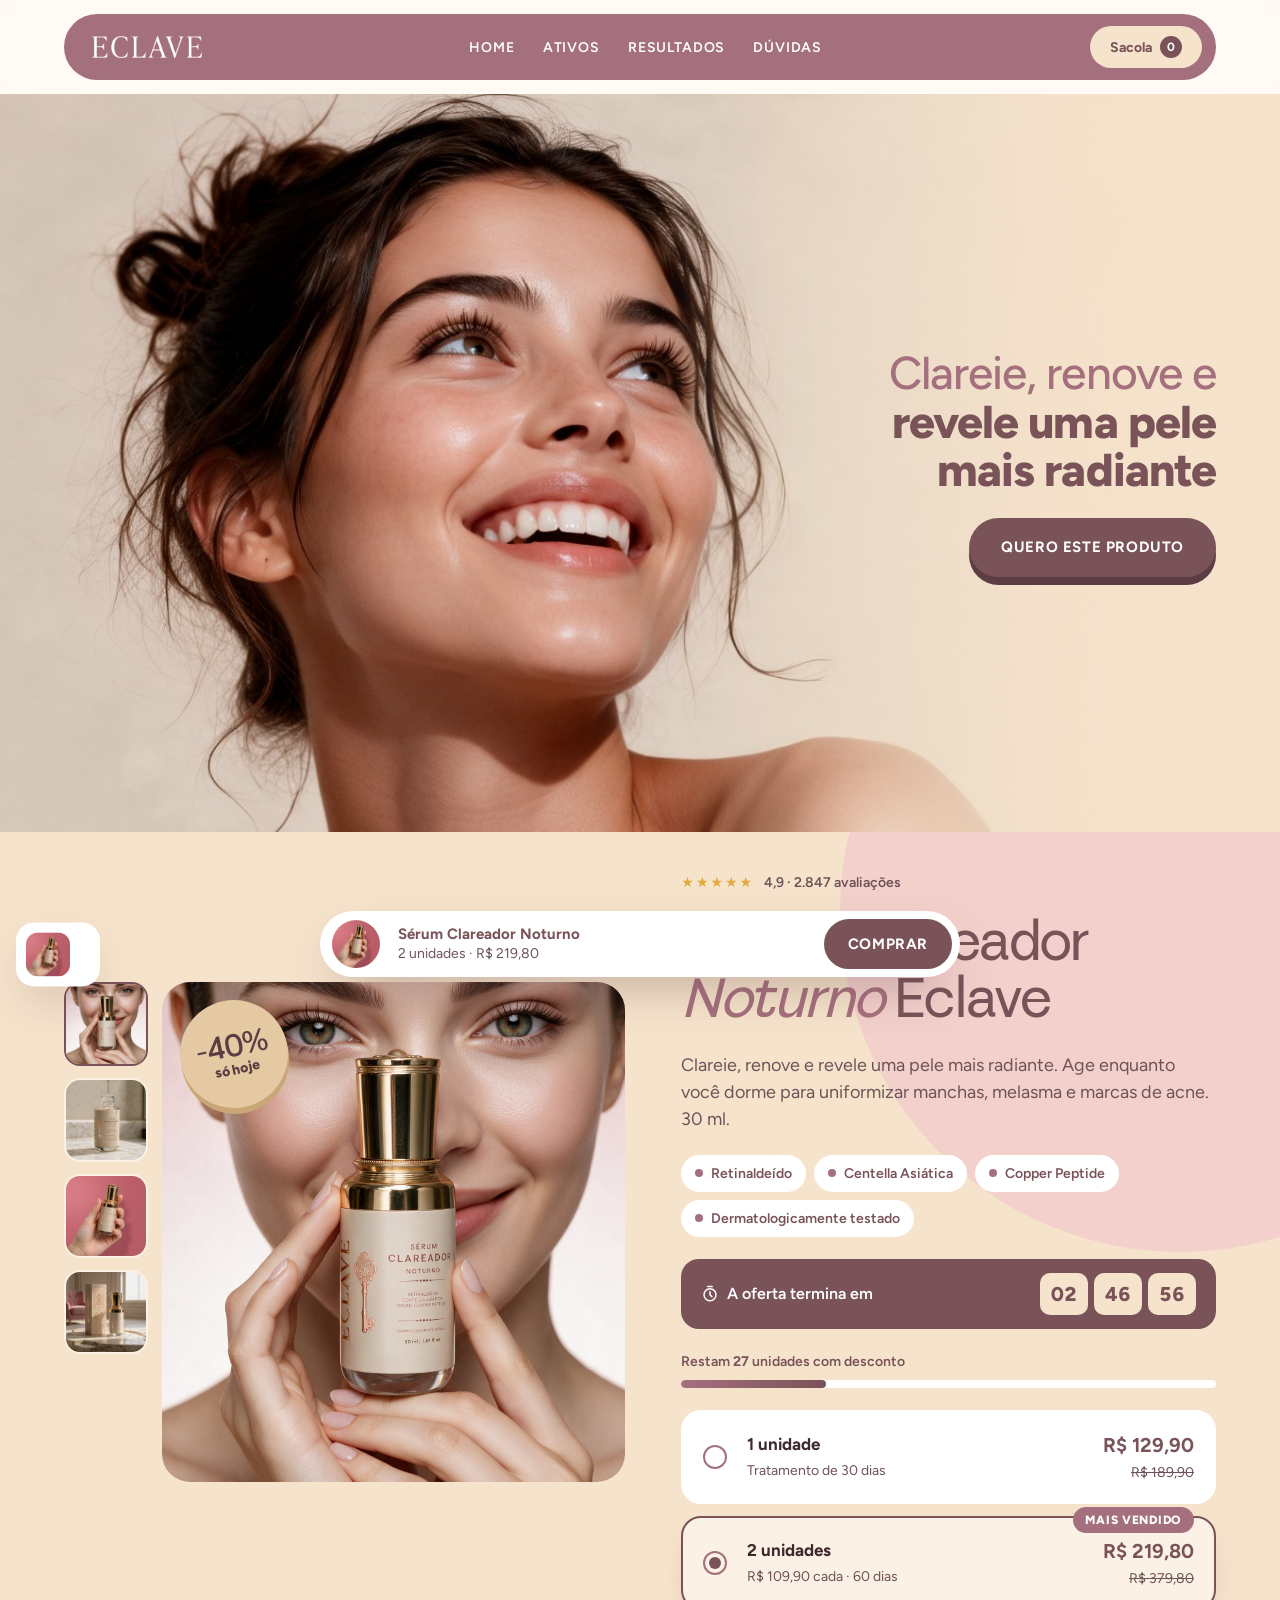
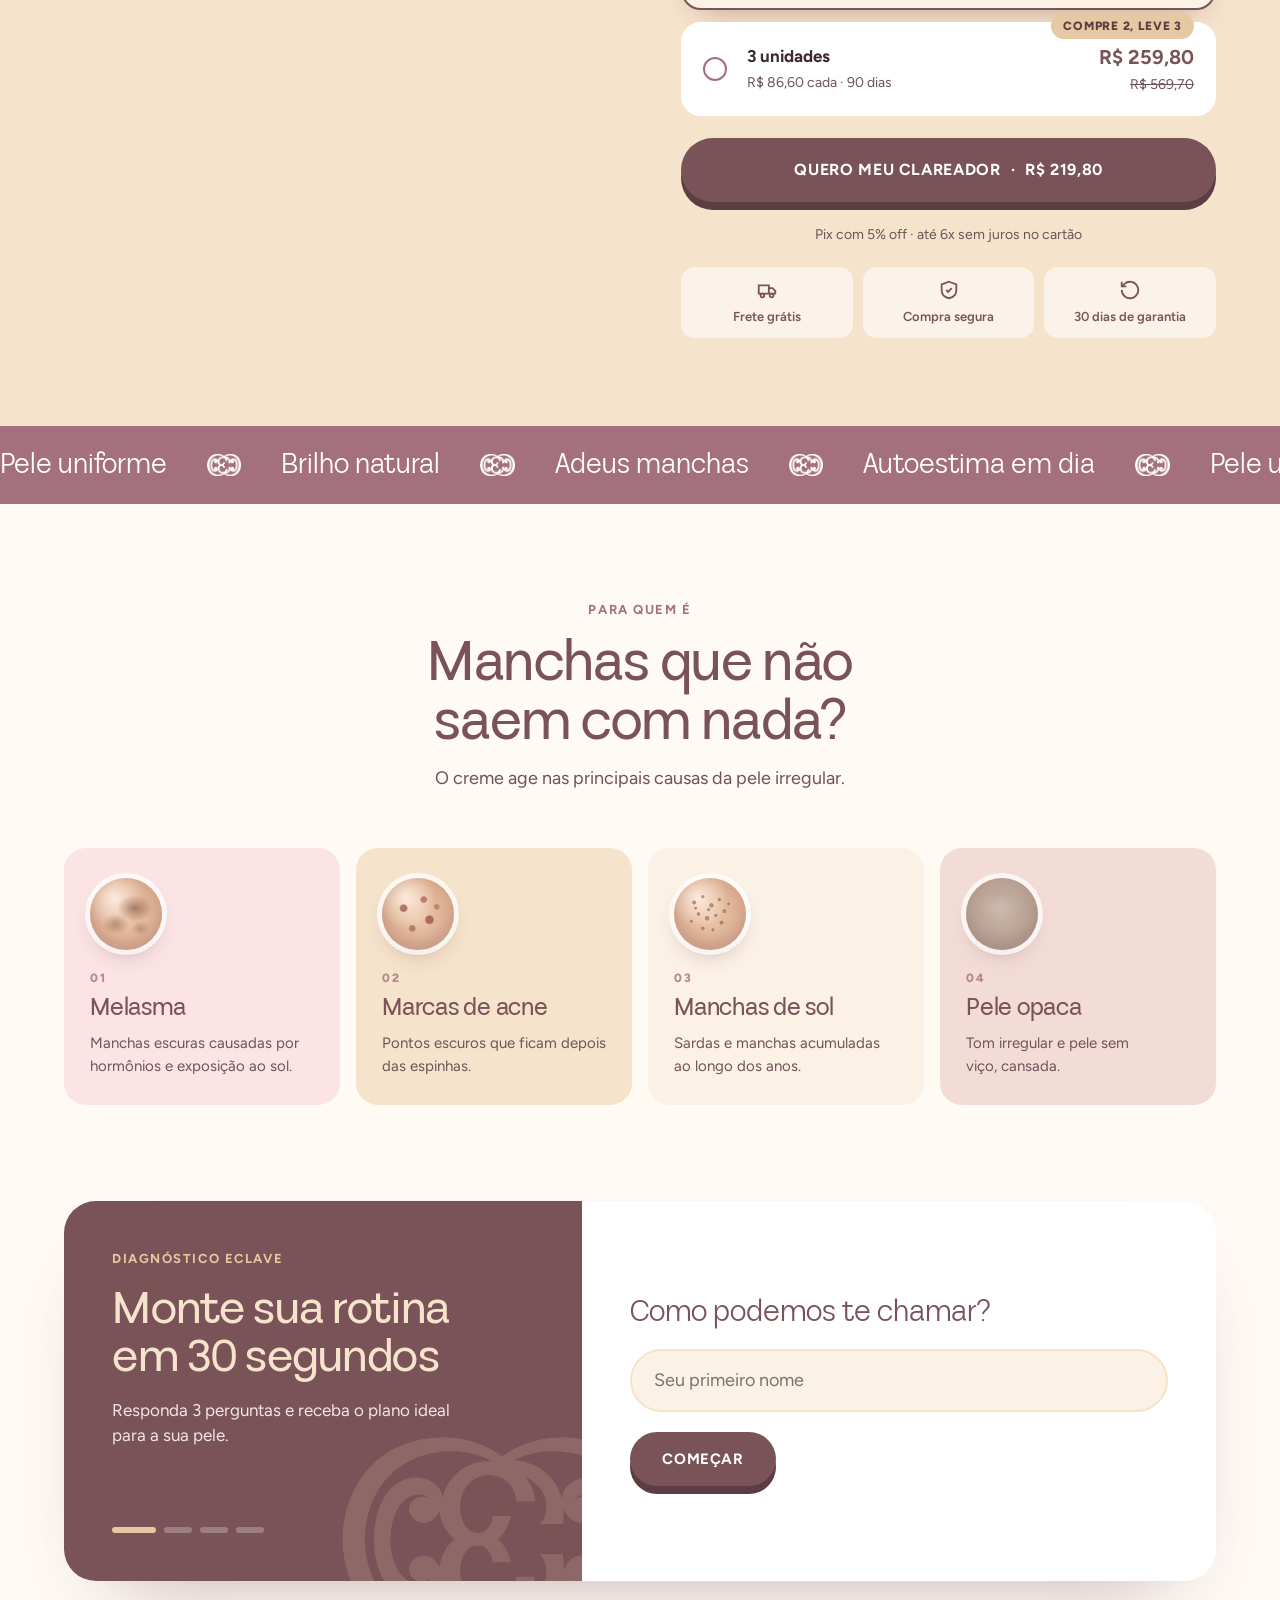
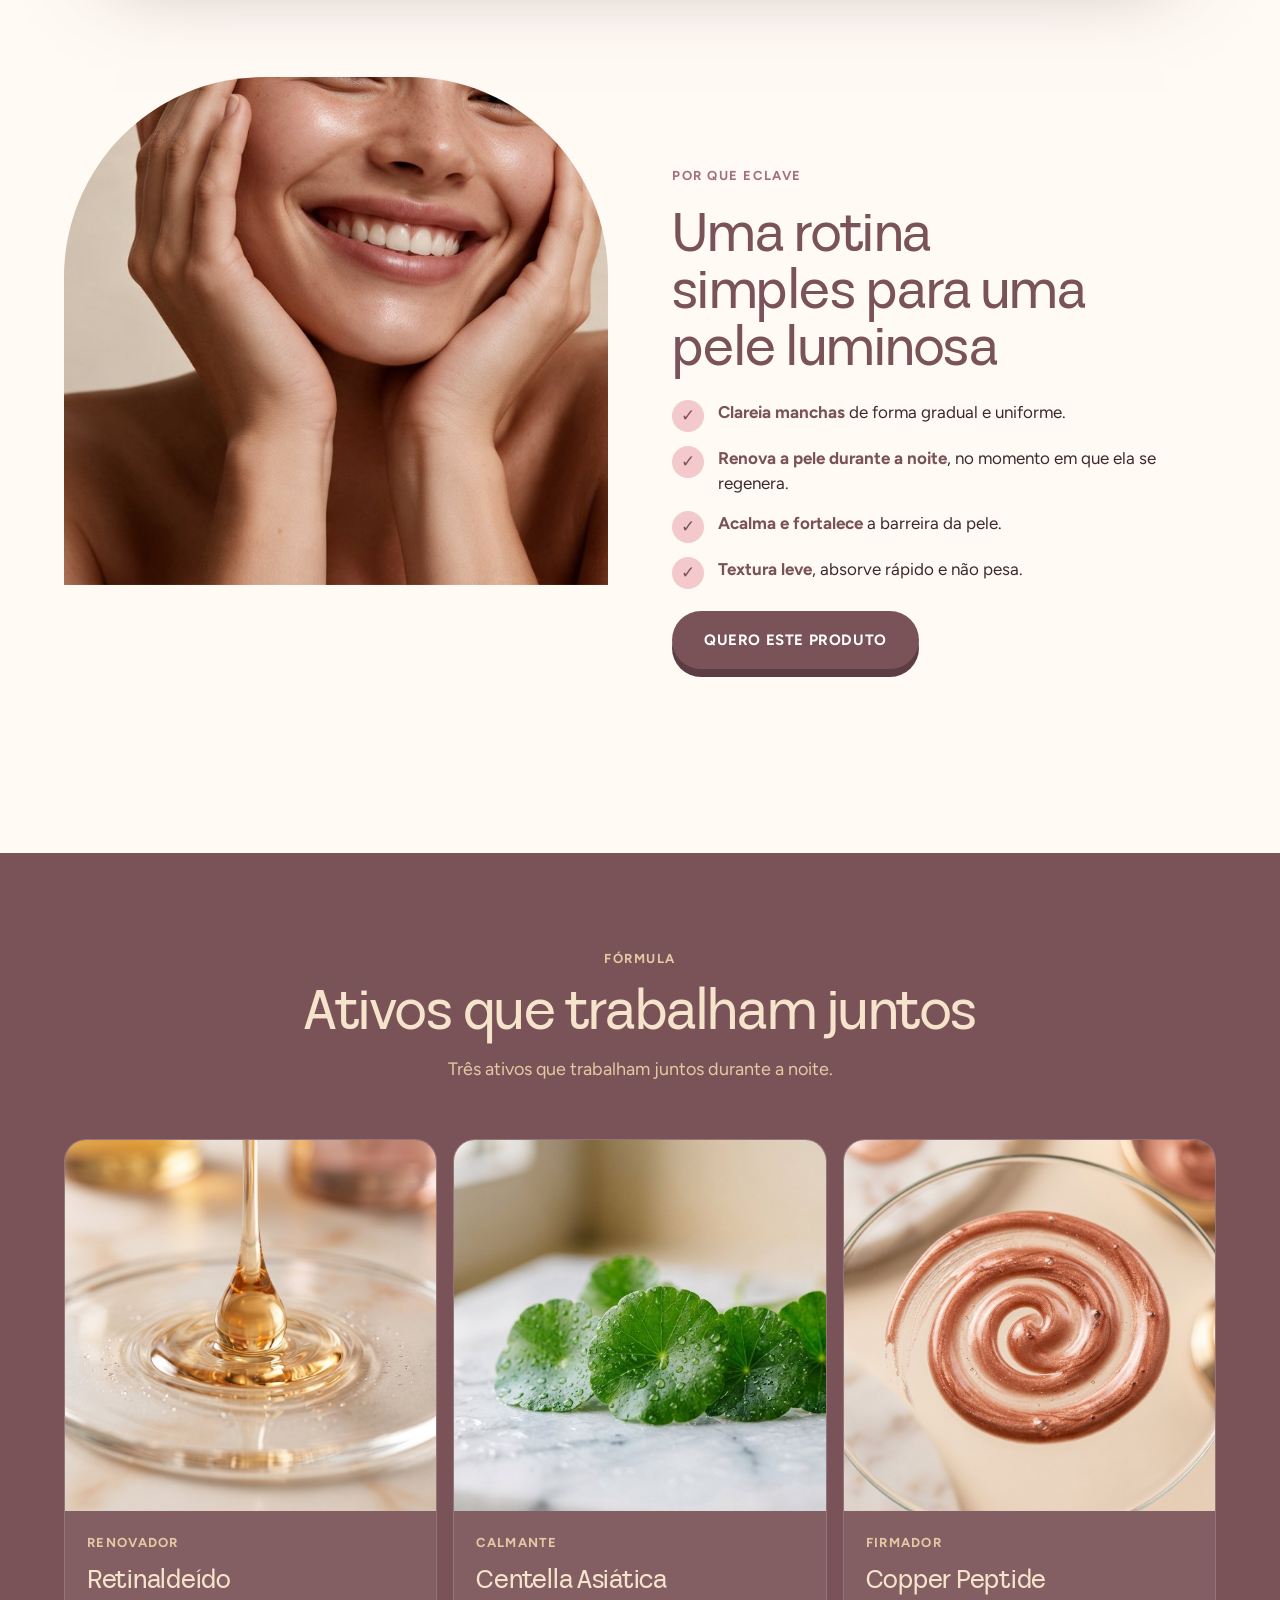
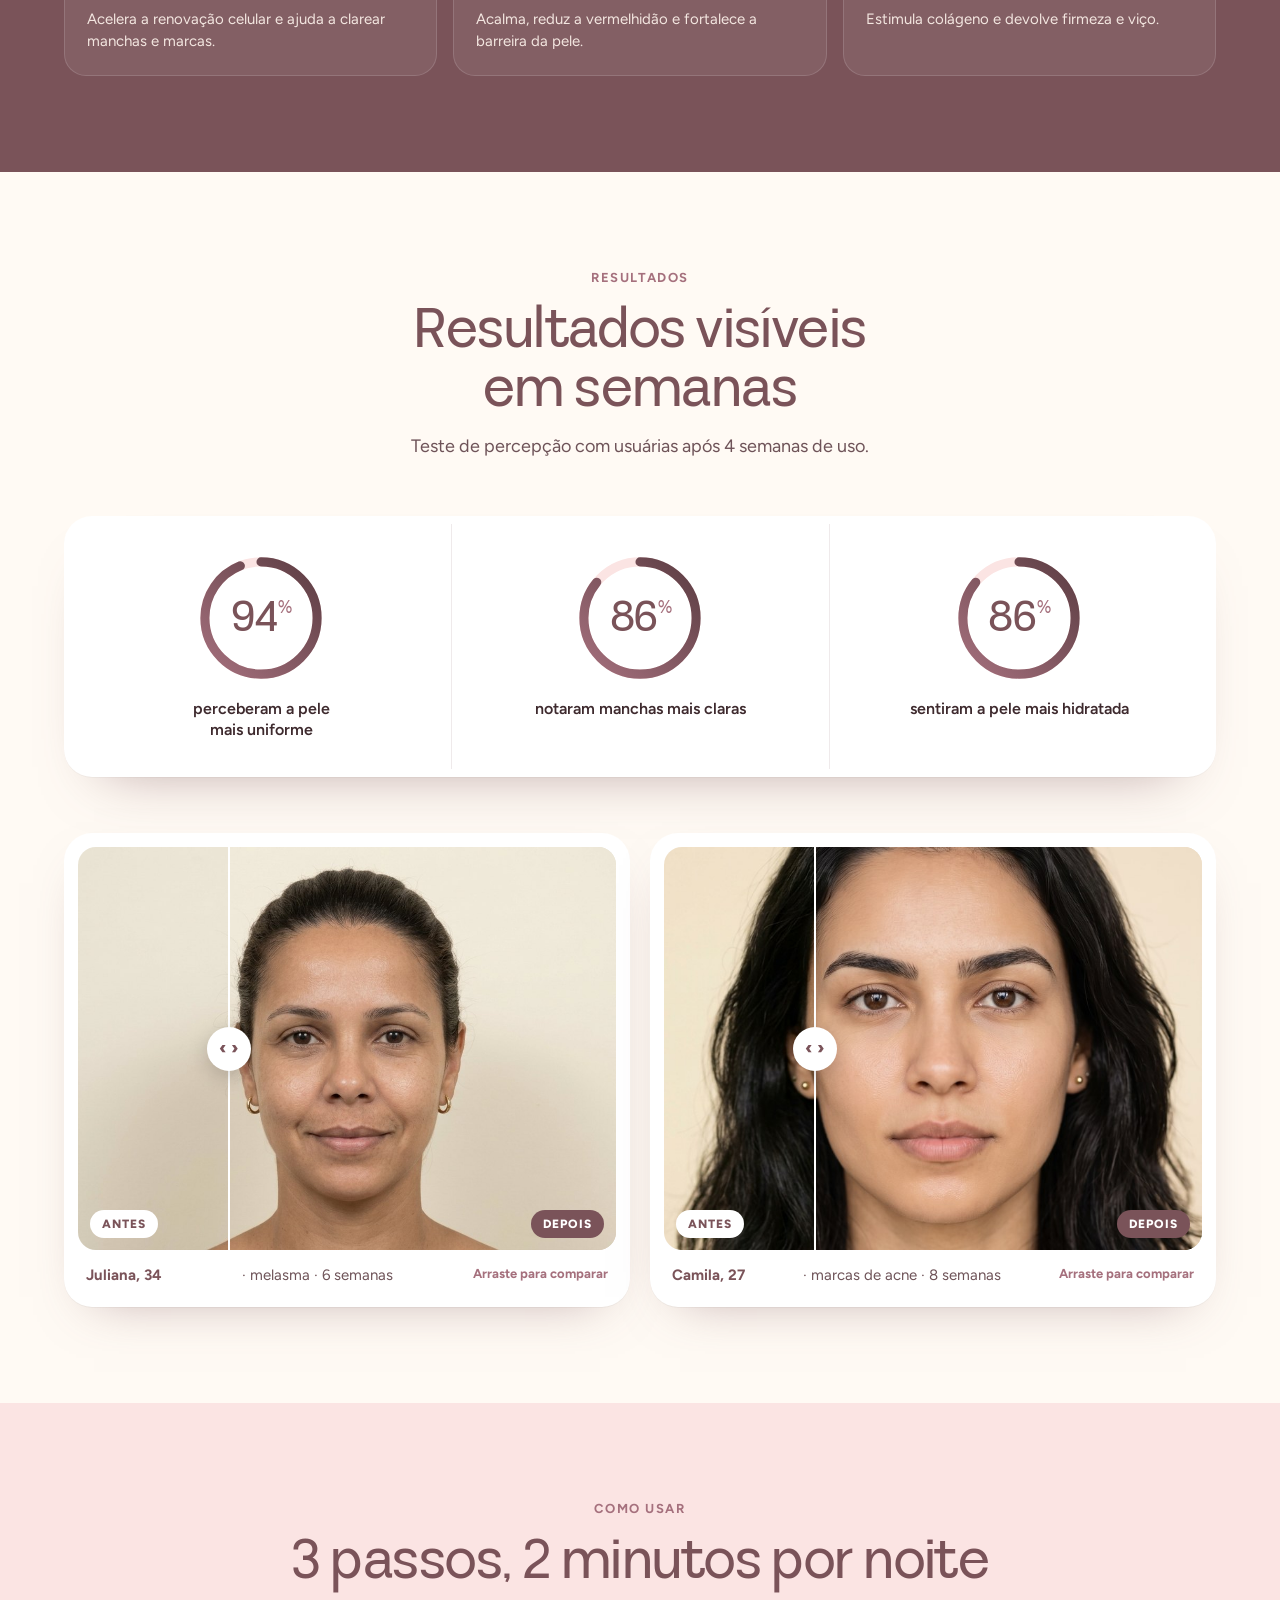
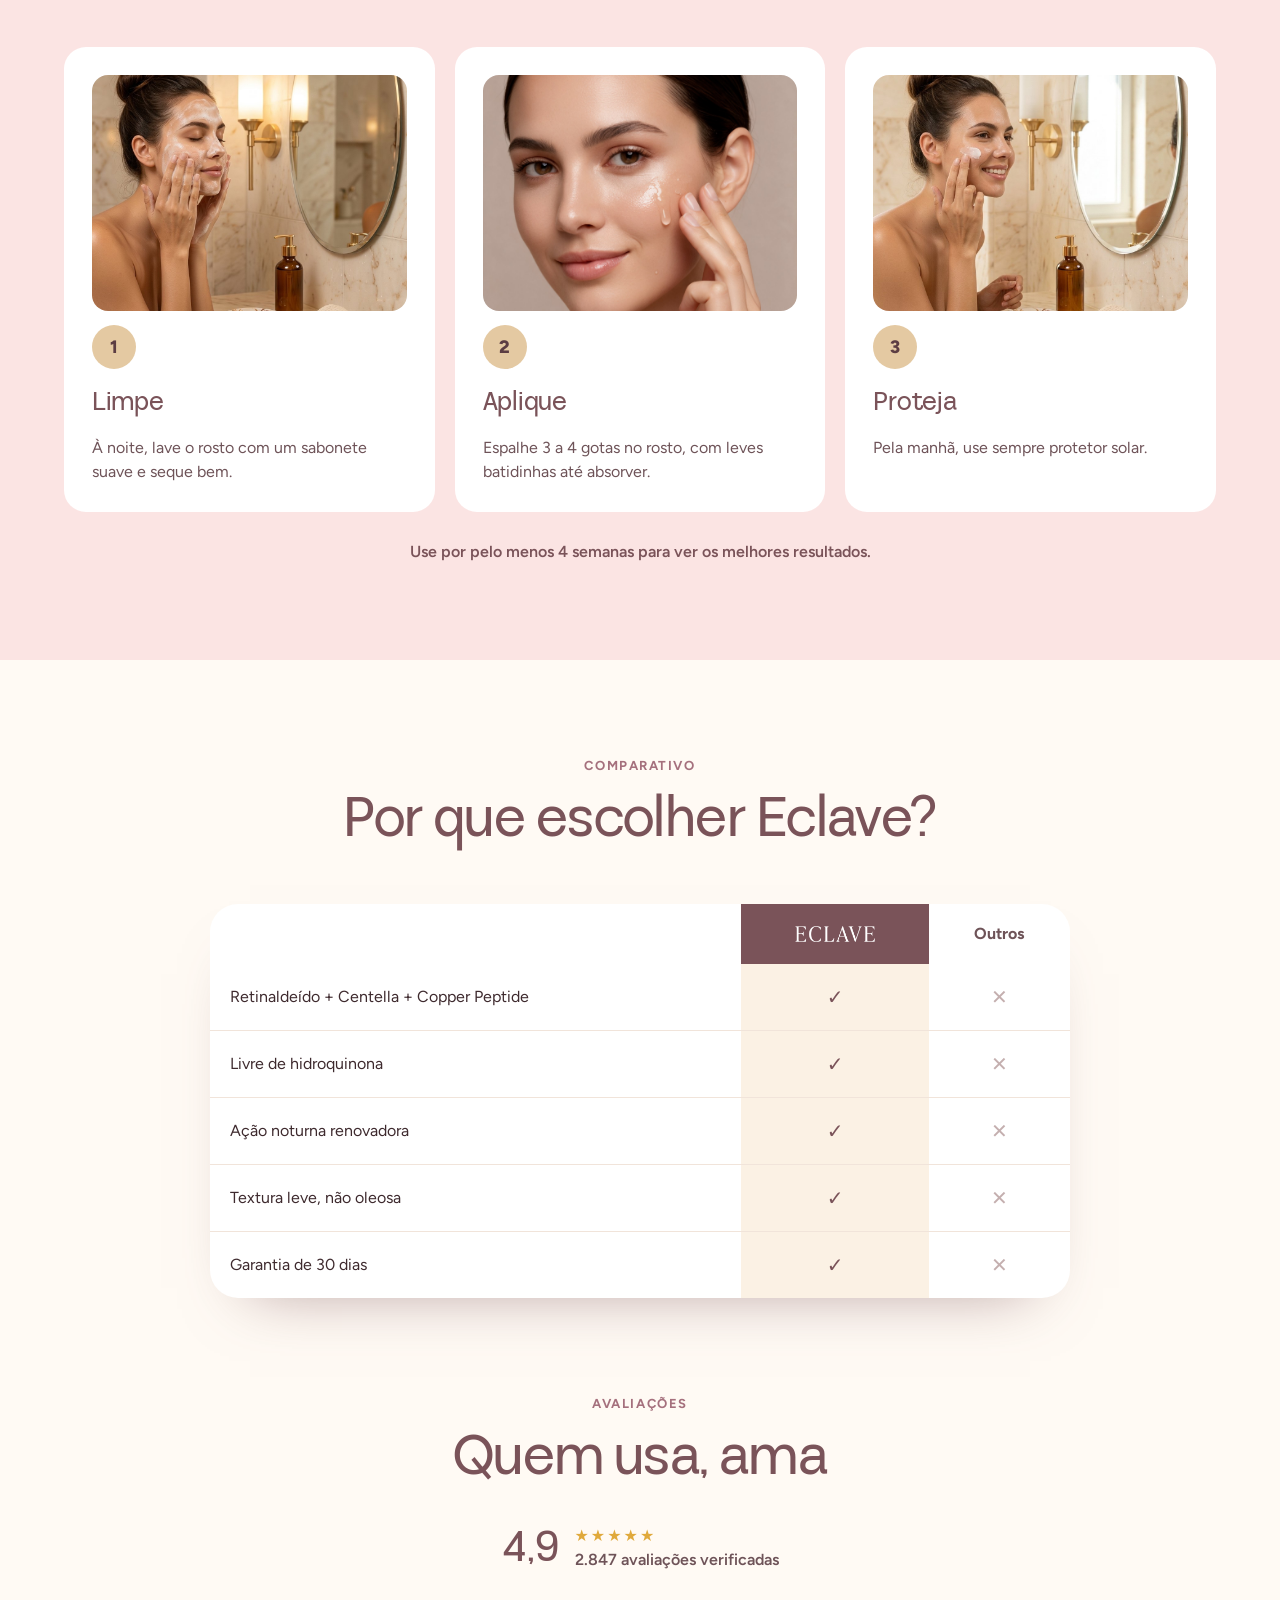
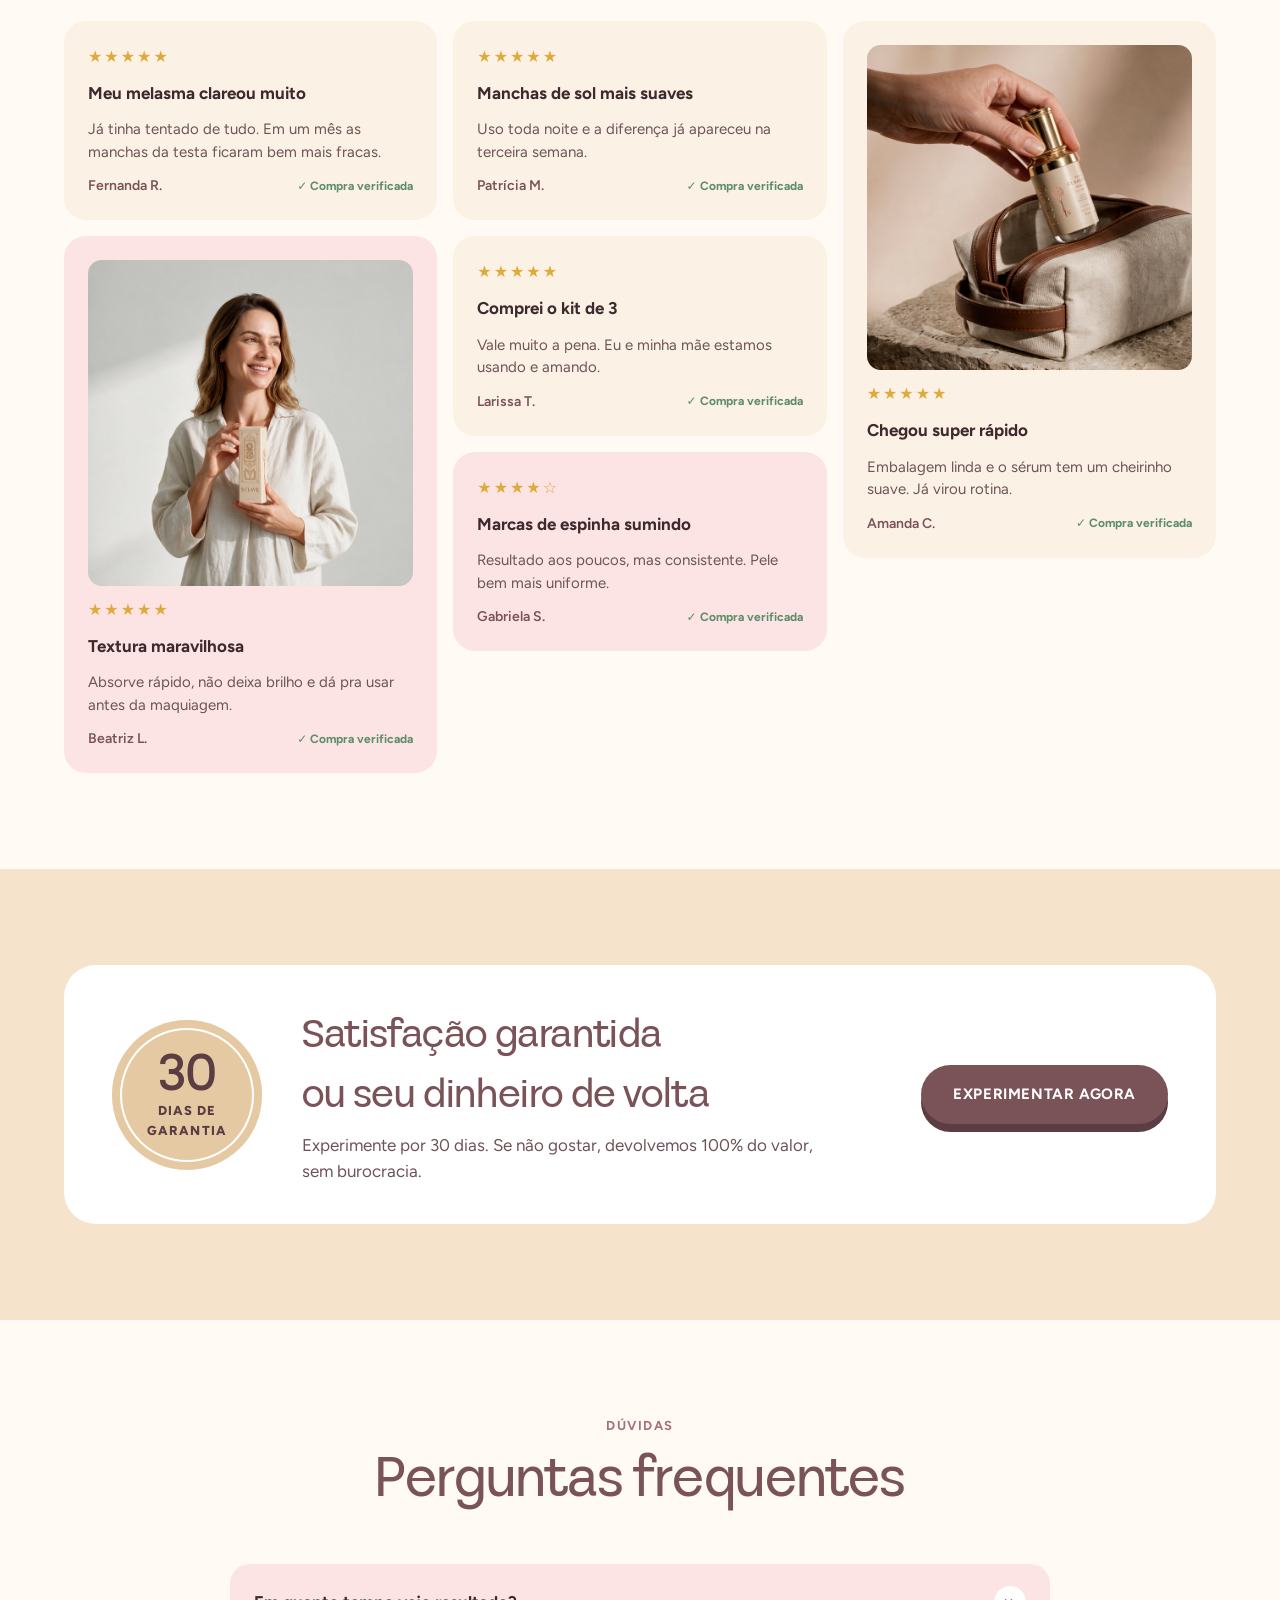
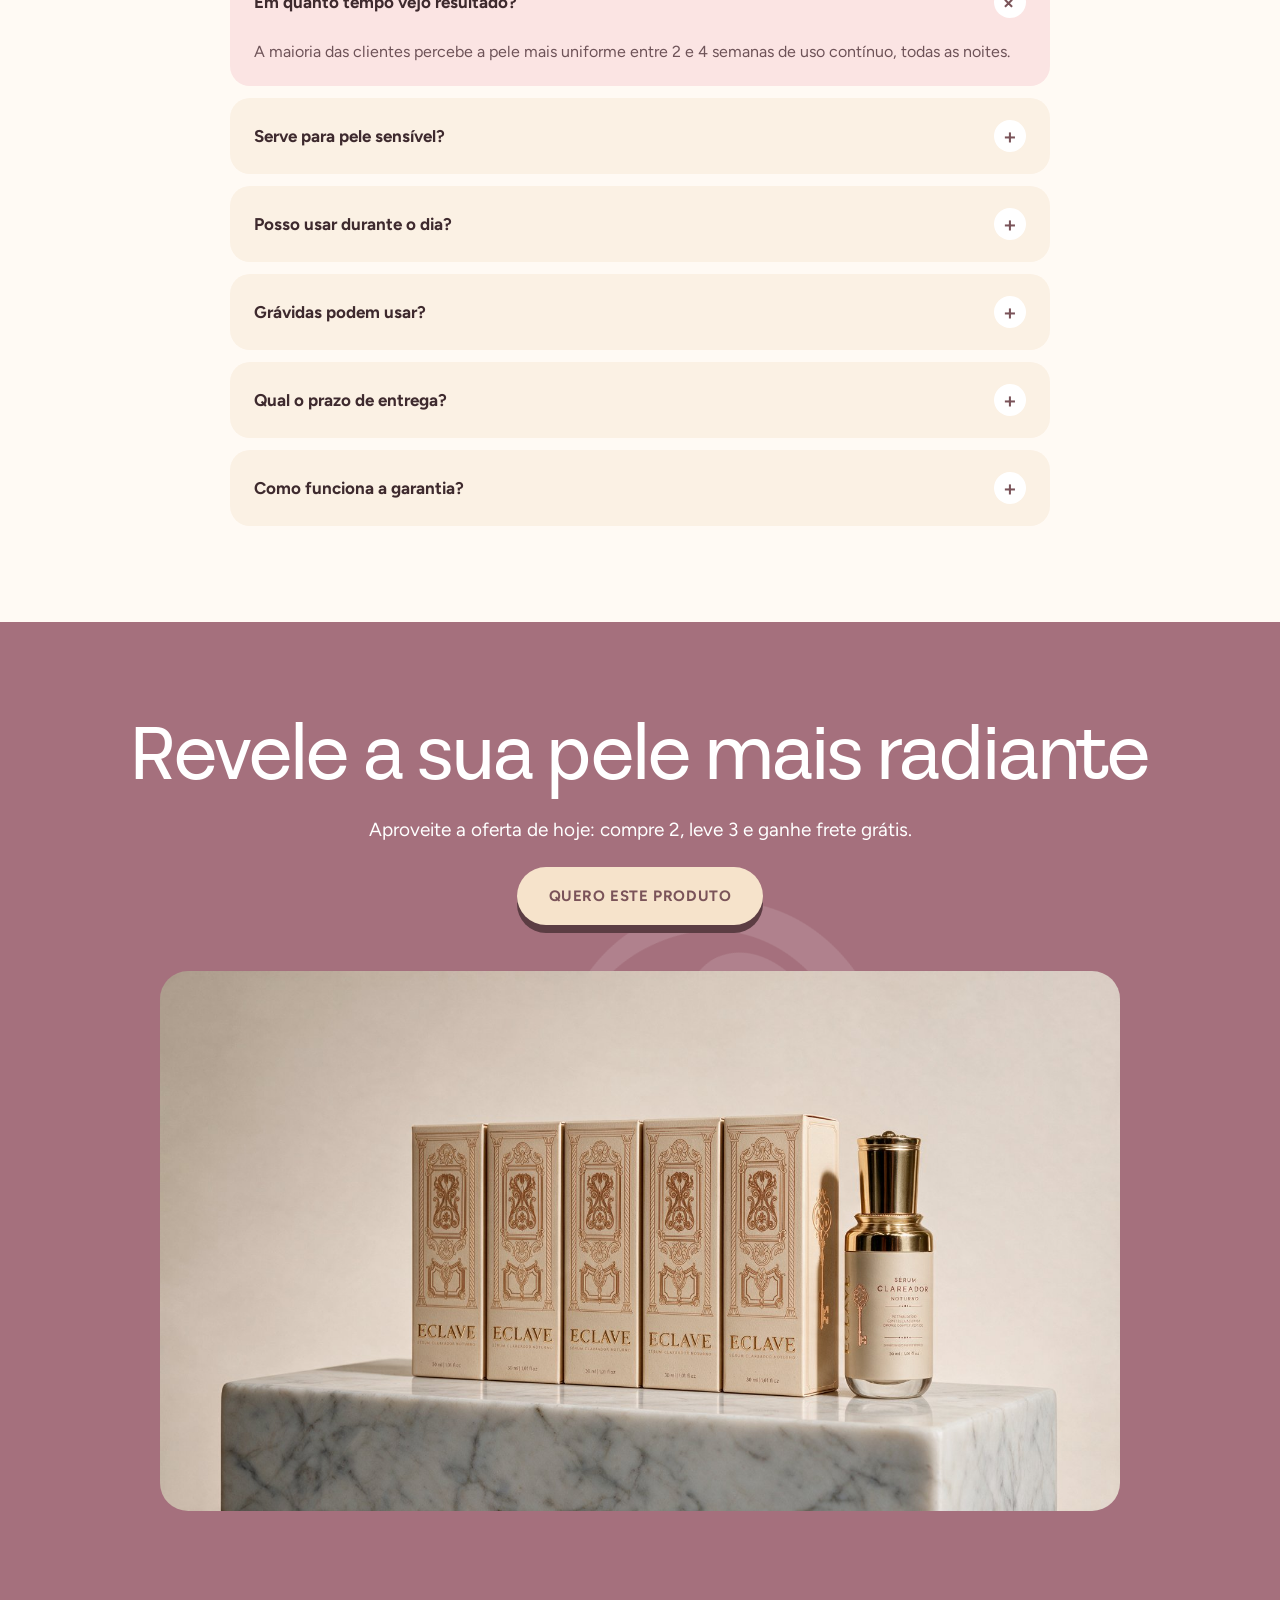
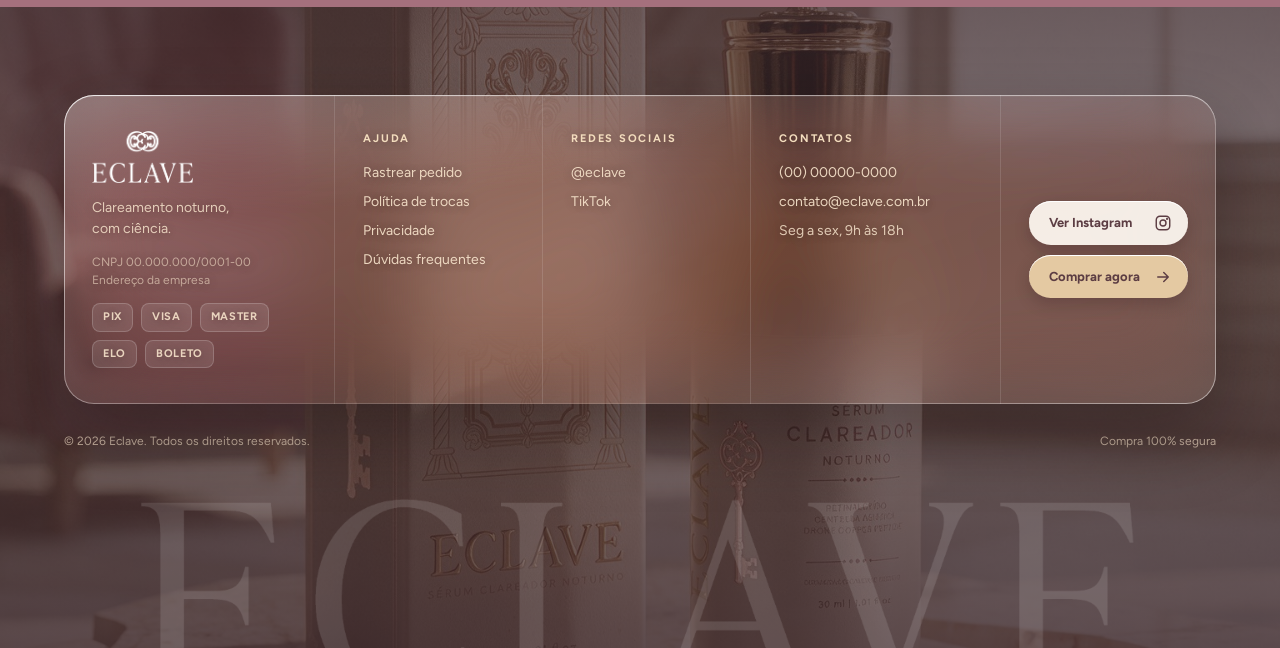
<file: aprovacao.html>
<!DOCTYPE html>
<html lang="pt-BR">
<head>
<meta charset="utf-8">
<meta name="viewport" content="width=device-width,initial-scale=1">
<title>Eclave · Sérum Clareador Noturno</title>
<meta name="robots" content="noindex">
<meta name="description" content="Sérum Clareador Noturno Eclave com retinaldeído, centella e copper peptide. Clareia manchas e uniformiza o tom enquanto você dorme.">
<meta name="theme-color" content="#7A5359">
<link rel="icon" type="image/png" href="assets/eclave-simbolo.png">
<link rel="apple-touch-icon" href="assets/eclave-simbolo.png">
<meta property="og:type" content="website">
<meta property="og:locale" content="pt_BR">
<meta property="og:site_name" content="Eclave">
<meta property="og:title" content="Eclave · Sérum Clareador Noturno">
<meta property="og:description" content="Sérum Clareador Noturno Eclave com retinaldeído, centella e copper peptide. Clareia manchas e uniformiza o tom enquanto você dorme.">
<meta property="og:url" content="https://gustavocarvalho472-a11y.github.io/DESIGN-ECLAVE/">
<meta property="og:image" content="https://gustavocarvalho472-a11y.github.io/DESIGN-ECLAVE/assets/img/hero-sorriso.jpg">
<meta name="twitter:card" content="summary_large_image">
<link rel="preconnect" href="https://fonts.googleapis.com">
<link href="https://fonts.googleapis.com/css2?family=Figtree:wght@400;500;600;700;800&display=swap" rel="stylesheet">
<style>
@font-face{font-family:"Serotiva";src:url("assets/Serotiva-VF.ttf") format("truetype");font-weight:100 900;font-display:swap}
:root{--cream:#F6E3CB;--cream-2:#FBF1E4;--paper:#FFFAF4;--mauve:#7A5359;--mauve-d:#5C3D43;--rose:#A5707D;--blush:#F3C9CC;--blush-2:#FBE4E3;--gold:#E4C9A2;--gold-d:#C9A676;--ink:#3E2A2E;--muted:#6E5358;--r:22px}
*{box-sizing:border-box;margin:0;padding:0}
img.slot{display:block;width:100%;height:100%;aspect-ratio:3/2;object-fit:cover;-webkit-user-drag:none;user-select:none}
html{scroll-behavior:smooth;overflow-x:clip}body{overflow-x:clip}
body{font-family:"Figtree",system-ui,sans-serif;color:var(--ink);background:var(--paper);-webkit-font-smoothing:antialiased;line-height:1.5}
a{color:var(--mauve);text-decoration:none}a:hover{color:var(--rose)}
h1,h2,h3,.serif{font-family:"Serotiva",Georgia,serif;font-weight:500;letter-spacing:-.01em;text-wrap:balance}
p{text-wrap:pretty}
.wrap{max-width:1200px;margin:0 auto;padding:0 24px}
.btn{display:inline-flex;align-items:center;justify-content:center;gap:10px;background:var(--mauve);color:#fff;font-weight:700;font-size:17px;padding:18px 32px;border-radius:999px;border:0;cursor:pointer;transition:transform .15s,background .15s;box-shadow:0 8px 0 var(--mauve-d)}
.btn:hover{background:var(--rose);color:#fff;transform:translateY(2px);box-shadow:0 6px 0 var(--mauve-d)}
.btn:active{transform:translateY(6px);box-shadow:0 2px 0 var(--mauve-d)}
.btn{font-family:"Figtree",system-ui,sans-serif;letter-spacing:.04em;text-transform:uppercase;font-size:15px;position:relative;overflow:hidden;isolation:isolate}
.btn::before{content:"";position:absolute;top:0;bottom:0;width:40%;left:-60%;z-index:-1;background:linear-gradient(100deg,transparent,rgba(228,201,162,.5),transparent);transform:skewX(-20deg);animation:btnShine 4s ease-in-out 1.5s infinite;pointer-events:none}
@keyframes btnShine{0%{left:-60%}30%,100%{left:130%}}
.btn.full{width:100%}
#buy{min-height:64px;font-size:16px}
#buy:not(:hover):not(:active){animation:btnBeat 2s ease-in-out 2s infinite}
@keyframes btnBeat{0%,100%{transform:scale(1);box-shadow:0 8px 0 var(--mauve-d),0 0 0 0 rgba(122,83,89,.45)}40%{transform:scale(1.025);box-shadow:0 8px 0 var(--mauve-d),0 0 0 0 rgba(122,83,89,.45)}100%{box-shadow:0 8px 0 var(--mauve-d),0 0 0 16px rgba(122,83,89,0)}}
@media (prefers-reduced-motion:reduce){.btn::before,#buy{animation:none!important}}
.eyebrow{display:inline-flex;align-items:center;gap:8px;font-size:13px;font-weight:700;letter-spacing:.12em;text-transform:uppercase;color:var(--rose)}
.sec{padding:96px 0}
.sec-h{text-align:center;max-width:720px;margin:0 auto 56px;display:flex;flex-direction:column;gap:14px;align-items:center}
.sec-h h2{font-size:clamp(34px,4.6vw,56px);line-height:1.05;color:var(--mauve)}
.sec-h p{font-size:18px;color:var(--muted)}
.stars{color:#E0A93B;letter-spacing:2px}

/* topbar */
.topbar{background:var(--mauve);color:#fff;font-size:14px;font-weight:600;overflow:hidden;white-space:nowrap}
.topbar .track{display:inline-flex;gap:48px;padding:10px 0;animation:mq 28s linear infinite}
.topbar span{display:inline-flex;gap:10px;align-items:center}
@keyframes mq{to{transform:translateX(-50%)}}
/* header */
header{position:sticky;top:0;z-index:30;padding:14px 0;background:color-mix(in oklab,var(--paper) 86%,transparent);backdrop-filter:blur(10px)}
.nav{display:flex;align-items:center;justify-content:space-between;gap:24px;background:var(--rose);border-radius:999px;padding:12px 14px 12px 28px}
.nav img{height:22px;filter:brightness(0) invert(1)}
.nav ul{display:flex;gap:28px;list-style:none}
.nav ul a{color:#fff;font-weight:600;font-size:14px;text-transform:uppercase;letter-spacing:.06em}
.nav ul a:hover{color:var(--cream)}
.nav .cart{background:var(--cream);color:var(--mauve);font-weight:700;padding:10px 20px;border-radius:999px;font-size:14px;display:flex;gap:8px;align-items:center}
.nav .cart b{background:var(--mauve);color:#fff;border-radius:999px;min-width:22px;height:22px;display:grid;place-items:center;font-size:12px}

/* banner */
.banner{position:relative;background:var(--cream)}.banner .bg{position:relative;height:min(82vh,760px);min-height:520px}.banner .copy-b{position:absolute;inset:0;pointer-events:none;display:flex;align-items:center;justify-content:flex-end}.banner .copy-b .wrap{width:100%;display:flex;justify-content:flex-end}.banner .box-b{max-width:min(440px,30vw);display:flex;flex-direction:column;gap:24px;align-items:flex-end;text-align:right;pointer-events:auto}.banner h1{font-family:"Figtree",sans-serif;font-weight:500;font-size:clamp(34px,3.6vw,60px);line-height:1.05;color:var(--rose);letter-spacing:-.02em}.banner h1 b{font-weight:800;color:var(--mauve)}
.banner .bimg{position:absolute;top:0;height:100%;width:118%;left:-20%;max-width:none;object-fit:cover;object-position:center 30%;display:block}
.banner .bg::after{content:"";position:absolute;inset:0;background:linear-gradient(90deg,transparent 52%,rgba(246,227,203,.55) 68%,rgba(246,227,203,.9) 82%,var(--cream));pointer-events:none}
.banner .box-b{max-width:min(420px,30vw)}
@media (max-width:1180px){
.banner .bg{height:auto;min-height:0;aspect-ratio:4/3;max-height:64svh}
.banner .bg{background:#E4D5C5}.banner .bimg{top:0;left:0;right:auto;width:100%;height:100%;max-width:none;object-fit:cover;object-position:0% 30%;transform-origin:70% 50%}
.banner .bg::after{display:none}
.banner .copy-b{position:absolute;inset:auto 0 0 0;padding:0 0 clamp(22px,4vh,40px)}
.banner .copy-b .wrap{justify-content:flex-start}
.banner .box-b{max-width:42%;align-items:flex-start;text-align:left;gap:10px}
.banner h1{font-size:clamp(28px,7.6vw,46px);line-height:1.02;text-wrap:balance}
.banner .box-b .btn{display:none}
}
@media (max-width:480px){.banner .bg{aspect-ratio:4/3.1}.banner .box-b{max-width:44%}}
/* product hero */
.hero{background:var(--cream);padding:40px 0 88px;position:relative;overflow:hidden}
.hero:before{content:"";position:absolute;width:680px;height:680px;border-radius:50%;background:var(--blush);right:-240px;top:-260px;opacity:.7}
.hero-grid{display:grid;grid-template-columns:minmax(0,1.05fr) minmax(0,1fr);gap:56px;align-items:start;position:relative}
.gallery{display:grid;grid-template-columns:84px minmax(0,1fr);gap:14px;position:sticky;top:110px}
.thumbs{display:flex;flex-direction:column;gap:12px}
.thumb{aspect-ratio:1;border-radius:16px;overflow:hidden;border:2px solid transparent;cursor:pointer;background:var(--cream-2);transition:border-color .15s}
.thumb.on{border-color:var(--mauve)}
.main-img{position:relative;aspect-ratio:1/1.08;border-radius:28px;overflow:hidden;background:var(--cream-2)}
.main-img .pane{position:absolute;inset:0;opacity:0;pointer-events:none;transition:opacity .25s}
.main-img .pane.on{opacity:1;pointer-events:auto}
.sticker{position:absolute;z-index:3;top:18px;left:18px;width:108px;height:108px;border-radius:50%;background:var(--gold);color:var(--mauve-d);display:grid;place-items:center;text-align:center;font-weight:800;line-height:1.05;font-size:14px;transform:rotate(-12deg);box-shadow:0 6px 0 var(--gold-d);pointer-events:none}
.sticker big{display:block;font-family:"Serotiva",serif;font-size:32px;font-weight:600}
.info{display:flex;flex-direction:column;gap:22px}
.rating{display:flex;align-items:center;gap:10px;font-size:14px;font-weight:600;color:var(--muted)}
.info h1{font-size:clamp(38px,4.4vw,58px);line-height:1.02;color:var(--mauve)}
.info h1 em{font-style:italic;color:var(--rose)}
.lede{font-size:18px;color:var(--muted)}
.pills{display:flex;flex-wrap:wrap;gap:8px}
.pill{background:#fff;border-radius:999px;padding:8px 14px;font-size:14px;font-weight:600;color:var(--mauve);display:flex;gap:8px;align-items:center}
.pill i{width:8px;height:8px;border-radius:50%;background:var(--rose)}
.timer{display:flex;align-items:center;justify-content:space-between;gap:16px;background:var(--mauve);color:#fff;border-radius:18px;padding:14px 20px;font-weight:600}
.timer .tl{display:inline-flex;align-items:center;gap:8px}.timer .t{display:flex;gap:6px}
.timer .t span{background:var(--cream);color:var(--mauve);border-radius:10px;min-width:48px;padding:6px 0;text-align:center;font-weight:800;font-size:20px;font-variant-numeric:tabular-nums}
.bundles{display:flex;flex-direction:column;gap:12px}
.bundle{position:relative;display:grid;grid-template-columns:28px minmax(0,1fr) auto;gap:16px;align-items:center;background:#fff;border:2px solid #fff;border-radius:20px;padding:18px 20px;cursor:pointer;transition:border-color .15s,transform .15s}
.bundle:hover{transform:translateY(-2px)}
.bundle.on{border-color:var(--mauve);background:var(--cream-2)}
.bundle .dot{width:24px;height:24px;border-radius:50%;border:2px solid var(--rose);display:grid;place-items:center}
.bundle.on .dot:after{content:"";width:12px;height:12px;border-radius:50%;background:var(--mauve)}
.bundle h4{font-size:17px;font-weight:700;color:var(--ink)}
.bundle small{font-size:14px;color:var(--muted)}
.bundle .pr{text-align:right}
.bundle .pr b{display:block;font-size:20px;color:var(--mauve)}
.bundle .pr s{font-size:14px;color:var(--muted)}
.bundle .tag{position:absolute;top:-11px;right:20px;background:var(--rose);color:#fff;font-size:12px;font-weight:800;letter-spacing:.06em;text-transform:uppercase;padding:4px 12px;border-radius:999px}
.bundle .tag.g{background:var(--gold);color:var(--mauve-d)}
.trust{display:grid;grid-template-columns:repeat(3,minmax(0,1fr));gap:10px}
.trust div{background:rgba(255,255,255,.6);border-radius:14px;padding:12px;text-align:center;font-size:13px;font-weight:600;color:var(--mauve)}
.trust svg{display:block;margin:0 auto 6px}
.pay{font-size:14px;color:var(--muted);text-align:center}

/* marquee */
.band{background:var(--rose);color:#fff;overflow:hidden;white-space:nowrap;position:relative;z-index:2}
.band .track{display:inline-flex;gap:40px;padding:18px 0;animation:mq 30s linear infinite;font-family:"Serotiva",serif;font-size:28px}
.band .track span{display:inline-flex;gap:40px;align-items:center}
.band img{height:22px;filter:brightness(0) invert(1)}

/* problem */
.problem-grid{display:grid;grid-template-columns:repeat(4,minmax(0,1fr));gap:16px}
.pcard{background:var(--blush-2);border-radius:var(--r);padding:28px 24px;display:flex;flex-direction:column;gap:10px}
.pcard:nth-child(2){background:var(--cream)}.pcard:nth-child(3){background:var(--cream-2)}.pcard:nth-child(4){background:#F4DCD6}
.pcard .n{font-family:"Serotiva",serif;font-size:44px;color:var(--rose);line-height:1}
.pcard h3{font-size:24px;color:var(--mauve)}
.pcard p{color:var(--muted);font-size:15px}

/* split lifestyle */
.split{display:grid;grid-template-columns:minmax(0,1fr) minmax(0,1fr);gap:64px;align-items:center}
.split .ph{aspect-ratio:4/5;border-radius:200px 200px 28px 28px;overflow:hidden}
.split .txt{display:flex;flex-direction:column;gap:22px}
.split h2{font-size:clamp(34px,4.4vw,54px);line-height:1.05;color:var(--mauve)}
.checks{list-style:none;display:flex;flex-direction:column;gap:14px}
.checks li{display:grid;grid-template-columns:32px minmax(0,1fr);gap:14px;align-items:start;font-size:17px}
.checks li i{width:32px;height:32px;border-radius:50%;background:var(--blush);display:grid;place-items:center;color:var(--mauve);font-style:normal;font-weight:800}
.checks b{color:var(--mauve)}

/* ingredients */
.ingr{background:var(--mauve);color:#fff}
.ingr .sec-h h2{color:var(--cream)}.ingr .sec-h p{color:var(--gold)}.ingr .eyebrow{color:var(--gold)}
.ing-grid{display:grid;grid-template-columns:repeat(3,minmax(0,1fr));gap:16px}
.ing{background:rgba(255,255,255,.07);border:1px solid rgba(255,255,255,.14);border-radius:var(--r);overflow:hidden;display:flex;flex-direction:column}
.ing .im{aspect-ratio:1;background:rgba(255,255,255,.06)}
.ing .bd{padding:22px;display:flex;flex-direction:column;gap:8px}
.ing h3{font-size:26px;color:var(--cream)}
.ing .role{font-size:13px;font-weight:700;letter-spacing:.1em;text-transform:uppercase;color:var(--gold)}
.ing p{font-size:15px;color:#F3E6E0}

/* results */
.results{display:grid;grid-template-columns:repeat(3,minmax(0,1fr));gap:16px;margin-bottom:56px}
.res{background:var(--cream);border-radius:var(--r);padding:32px;display:flex;flex-direction:column;gap:6px}
.res b{font-family:"Serotiva",serif;font-size:64px;line-height:1;color:var(--mauve);font-weight:500}
.res p{color:var(--muted)}
.ba{display:grid;grid-template-columns:repeat(2,minmax(0,1fr));gap:20px}
.bacard{background:#fff;border-radius:28px;padding:14px;box-shadow:0 1px 0 rgba(0,0,0,.04),0 20px 50px -30px rgba(122,83,89,.5)}
.bapair{display:grid;grid-template-columns:1fr 1fr;gap:10px}
.bapair>div{position:relative;aspect-ratio:4/5;border-radius:18px;overflow:hidden}
.bapair label{position:absolute;z-index:2;bottom:12px;left:12px;background:#fff;color:var(--mauve);font-size:12px;font-weight:800;text-transform:uppercase;letter-spacing:.08em;padding:5px 12px;border-radius:999px;pointer-events:none}
.bapair>div:last-child label{background:var(--mauve);color:#fff}
.bacard p{padding:14px 8px 6px;font-size:15px;color:var(--muted)}
.bacard p b{color:var(--mauve)}

/* how to */
.how{background:var(--blush-2)}
.steps{display:grid;grid-template-columns:repeat(3,minmax(0,1fr));gap:20px;counter-reset:s}
.step{background:#fff;border-radius:var(--r);padding:28px;display:flex;flex-direction:column;gap:14px}
.step .im{aspect-ratio:4/3;border-radius:16px;overflow:hidden}
.step .k{display:inline-grid;place-items:center;width:44px;height:44px;border-radius:50%;background:var(--gold);color:var(--mauve-d);font-weight:800;font-size:18px}
.step h3{font-size:26px;color:var(--mauve)}
.step p{color:var(--muted)}
.note{margin-top:28px;text-align:center;font-weight:600;color:var(--mauve)}

/* compare */
.cmp{max-width:860px;margin:0 auto;background:#fff;border-radius:28px;overflow:hidden;box-shadow:0 30px 60px -40px rgba(122,83,89,.6)}
.cmp table{width:100%;border-collapse:collapse}
.cmp th,.cmp td{padding:18px 20px;text-align:center;font-size:16px}
.cmp th:first-child,.cmp td:first-child{text-align:left}
.cmp thead th{font-weight:700;color:var(--muted)}
.cmp thead th.us{background:var(--mauve);color:#fff}
.cmp thead th.us img{height:16px;filter:brightness(0) invert(1);display:block;margin:0 auto}
.cmp tbody tr+tr td{border-top:1px solid #F1E4DA}
.cmp td.us{background:var(--cream-2);color:var(--mauve);font-weight:800;font-size:20px}
.cmp td.no{color:#C4AFAF;font-size:20px}

/* reviews */
.rv-top{display:flex;align-items:center;justify-content:center;gap:16px;margin-top:-28px;margin-bottom:40px;font-weight:600;color:var(--muted)}
.rv-top b{font-family:"Serotiva",serif;font-size:44px;color:var(--mauve);font-weight:500}
.reviews{columns:3 300px;column-gap:16px}
.rv{break-inside:avoid;margin-bottom:16px;background:var(--cream-2);border-radius:var(--r);padding:24px;display:flex;flex-direction:column;gap:12px}
.rv:nth-child(3n+2){background:var(--blush-2)}
.rv .ph{aspect-ratio:1;border-radius:14px;overflow:hidden}
.rv h4{font-size:17px}
.rv p{color:var(--muted);font-size:15px}
.rv .who{display:flex;justify-content:space-between;align-items:center;font-size:14px;font-weight:600;color:var(--mauve)}
.rv .who span{font-size:12px;color:#5E8D6A;font-weight:700}

/* guarantee */
.guar{background:var(--cream)}
.guar .box{display:grid;grid-template-columns:auto minmax(0,1fr) auto;gap:40px;align-items:center;background:#fff;border-radius:32px;padding:40px 48px}
.seal{width:150px;height:150px;border-radius:50%;background:var(--gold);display:grid;place-items:center;text-align:center;color:var(--mauve-d);font-weight:800;font-size:13px;letter-spacing:.08em;text-transform:uppercase;box-shadow:inset 0 0 0 8px var(--gold),inset 0 0 0 10px #fff}
.seal big{display:block;font-family:"Serotiva",serif;font-size:52px;letter-spacing:0;line-height:1;font-weight:600}
.guar h2{font-size:clamp(28px,3.4vw,40px);color:var(--mauve);margin-bottom:8px}
.guar p{color:var(--muted);font-size:17px}

/* faq */
.faq{max-width:820px;margin:0 auto;display:flex;flex-direction:column;gap:12px}
.faq details{background:var(--cream-2);border-radius:20px;padding:0 24px}
.faq details[open]{background:var(--blush-2)}
.faq summary{list-style:none;cursor:pointer;padding:22px 0;font-weight:700;font-size:17px;display:flex;justify-content:space-between;gap:16px;align-items:center;color:var(--ink)}
.faq summary::-webkit-details-marker{display:none}
.faq summary:after{content:"+";flex:none;width:32px;height:32px;border-radius:50%;background:#fff;color:var(--mauve);display:grid;place-items:center;font-size:22px;font-weight:600;transition:transform .2s}
.faq details[open] summary:after{transform:rotate(45deg)}
.faq details p{padding:0 0 22px;color:var(--muted)}

/* final */
.final{background:var(--rose);color:#fff;text-align:center;position:relative;overflow:hidden}
.final .mark{position:absolute;width:520px;opacity:.12;left:50%;top:50%;transform:translate(-50%,-50%);filter:brightness(0) invert(1);pointer-events:none}
.final .in{position:relative;display:flex;flex-direction:column;align-items:center;gap:22px}
.final h2{font-size:clamp(40px,6vw,76px);line-height:1;color:#fff}
.final p{font-size:19px;color:#fff;max-width:560px}.final .kit{width:100%;max-width:960px;aspect-ratio:16/9;margin-top:24px;border-radius:28px;overflow:hidden}
.final .btn{background:var(--cream);color:var(--mauve);box-shadow:0 8px 0 var(--mauve-d)}
.final .btn:hover{background:#fff}
footer{position:relative;background:var(--ink);color:var(--cream);padding:88px 0 0;overflow:hidden}
footer .ft-bg{position:absolute;inset:0;z-index:0;background:url("assets/img/caixa-frasco.jpg") center/cover;opacity:.55;filter:saturate(.85)}
footer::after{content:"";position:absolute;inset:0;z-index:0;background:linear-gradient(180deg,rgba(62,42,46,.55),rgba(62,42,46,.25) 45%,rgba(62,42,46,.7));pointer-events:none}
footer .wrap{position:relative;z-index:2}
.ft-card{position:relative;isolation:isolate;display:grid;grid-template-columns:1.3fr 1fr 1fr 1.2fr auto;border-radius:30px;background:linear-gradient(160deg,rgba(255,244,236,.20),rgba(255,236,226,.07) 55%,rgba(255,244,236,.12));-webkit-backdrop-filter:blur(40px) saturate(1.8) brightness(1.05);backdrop-filter:blur(40px) saturate(1.8) brightness(1.05);text-shadow:0 1px 10px rgba(30,15,20,.3);box-shadow:inset 0 1px 1px rgba(255,255,255,.55),inset 0 -1px 1px rgba(255,255,255,.12),0 30px 70px rgba(20,8,12,.35)}
.ft-card::before{content:"";position:absolute;inset:0;border-radius:inherit;padding:1px;background:linear-gradient(135deg,rgba(255,255,255,.7),rgba(255,255,255,.08) 35%,rgba(255,255,255,.04) 65%,rgba(255,255,255,.45));-webkit-mask:linear-gradient(#000 0 0) content-box,linear-gradient(#000 0 0);-webkit-mask-composite:xor;mask-composite:exclude;pointer-events:none;z-index:3}
.ft-card::after{content:"";position:absolute;inset:0;border-radius:inherit;background:radial-gradient(120% 80% at 0% 0%,rgba(255,255,255,.16),transparent 50%);pointer-events:none;z-index:0}
.ft-card>div{position:relative;z-index:1;padding:36px 28px}.ft-card>div+div{border-left:1px solid rgba(255,255,255,.12)}
.ft-card .wm{height:52px;margin-bottom:14px;display:block}
.ft-card h5{font-size:11px;font-weight:700;letter-spacing:.16em;text-transform:uppercase;color:#F3DDBE;margin-bottom:14px}
.ft-card p,.ft-card li{font-size:14px;color:rgba(246,227,203,.85);list-style:none}.ft-card li+li{margin-top:8px}
.ft-card a{color:rgba(246,227,203,.92)}.ft-card a:hover{color:#fff}
.ft-card small{display:block;margin-top:14px;font-size:12px;color:rgba(246,227,203,.6);line-height:1.5}
.ft-btns{display:flex;flex-direction:column;gap:10px;justify-content:center}
.ft-btns a{text-shadow:none;display:flex;align-items:center;justify-content:space-between;gap:14px;padding:12px 16px 12px 20px;border-radius:999px;font-size:13px;font-weight:700;background:rgba(255,250,244,.92);color:var(--mauve-d);box-shadow:inset 0 1px 0 #fff,0 6px 16px rgba(20,8,12,.18);transition:transform .2s}
.ft-btns a:hover{transform:translateY(-2px);color:var(--mauve-d)}.ft-btns a+a{background:var(--gold)}
.ft-btns svg{width:18px;height:18px;fill:none;stroke:currentColor;stroke-width:1.9;stroke-linecap:round;stroke-linejoin:round}
.ft-pay{display:flex;flex-wrap:wrap;gap:8px;margin-top:14px}.ft-pay span{font-size:11px;font-weight:700;letter-spacing:.06em;padding:5px 10px;border-radius:8px;background:rgba(255,255,255,.1);border:1px solid rgba(255,255,255,.18);color:rgba(246,227,203,.9)}
.ft-copy{display:flex;justify-content:space-between;gap:12px;flex-wrap:wrap;margin-top:28px;font-size:12px;color:rgba(246,227,203,.7)}
.ft-giant{position:relative;z-index:1;display:block;width:min(1000px,110%);margin:48px auto -4%;opacity:.12;filter:brightness(0) invert(1)}
@media (max-width:980px){.ft-card{grid-template-columns:1fr 1fr}.ft-card>div:nth-child(odd){border-left:0}.ft-card>div:nth-child(n+3){border-top:1px solid rgba(255,255,255,.12)}.ft-btns{grid-column:1/-1;flex-direction:row!important}.ft-btns a{flex:1}}
@media (max-width:600px){.ft-card{grid-template-columns:1fr}.ft-card>div{padding:24px;border-left:0!important}.ft-card>div+div{border-top:1px solid rgba(255,255,255,.12)}.ft-btns{flex-direction:column!important}}

/* sticky buy */
.sticky{position:fixed;left:50%;bottom:16px;transform:translate(-50%,140%);z-index:40;display:flex;align-items:center;gap:18px;background:#fff;border-radius:999px;padding:8px 8px 8px 12px;box-shadow:0 20px 50px -20px rgba(92,61,67,.55);transition:transform .3s;width:min(640px,calc(100% - 24px))}
.sticky.show{transform:translate(-50%,0)}
.sticky .th{width:48px;height:48px;border-radius:50%;overflow:hidden;flex:none;background:var(--cream)}
.sticky .tx{flex:1;min-width:0;line-height:1.2}
.sticky .tx b{display:block;color:var(--mauve);font-size:15px;white-space:nowrap;overflow:hidden;text-overflow:ellipsis}
.sticky .tx span{font-size:14px;color:var(--muted)}
.sticky .btn{padding:14px 24px;font-size:15px;box-shadow:none}
.sticky .btn:hover{transform:none}

/* motion */
.progress{position:fixed;top:0;left:0;height:3px;width:100%;transform-origin:0 50%;transform:scaleX(0);background:linear-gradient(90deg,var(--gold),var(--rose));z-index:60}
header{transition:padding .25s}header.sm{padding:8px 0}header.sm .nav{padding-top:8px;padding-bottom:8px}
.nav .cart{transition:transform .2s}.nav .cart.bump{animation:bump .5s}
@keyframes bump{30%{transform:scale(1.18)}60%{transform:scale(.95)}}
.banner .bg .bimg{animation:kb 16s cubic-bezier(.2,.7,.2,1) both}
@keyframes kb{from{transform:scale(1.1)}to{transform:scale(1)}}
.banner .bg{overflow:hidden}
.banner h1,.banner .box-b .btn{animation:up .9s cubic-bezier(.2,.8,.2,1) both}.banner .box-b .btn{animation-delay:.25s}
@keyframes up{from{opacity:0;transform:translateY(28px)}to{opacity:1;transform:none}}
.rvl{opacity:0;transform:translateY(28px);transition:opacity .7s cubic-bezier(.2,.8,.2,1) var(--d,0s),transform .7s cubic-bezier(.2,.8,.2,1) var(--d,0s)}
.rvl.in{opacity:1;transform:none}
.main-img .pane img.slot{transition:transform .6s}.main-img:hover .pane.on img.slot{transform:scale(1.04)}
.main-img .pane{transition:opacity .45s}
.sticker{animation:wob 4s ease-in-out infinite}@keyframes wob{50%{transform:rotate(-4deg) scale(1.05)}}
.bundle{transition:border-color .15s,transform .2s,box-shadow .2s}.bundle.on{box-shadow:0 14px 30px -18px rgba(122,83,89,.6)}
.bundle.rec:before{content:"Recomendado para você";position:absolute;top:-11px;left:20px;background:var(--mauve);color:#fff;font-size:12px;font-weight:800;letter-spacing:.06em;text-transform:uppercase;padding:4px 12px;border-radius:999px}
.stock{display:flex;flex-direction:column;gap:8px}.stock-t{font-size:14px;font-weight:600;color:var(--mauve)}
.stock-bar{height:8px;border-radius:99px;background:#fff;overflow:hidden}.stock-bar i{display:block;height:100%;width:27%;border-radius:99px;background:linear-gradient(90deg,var(--rose),var(--mauve));transition:width 1s}
.plan-note{background:#fff;border-radius:16px;padding:14px 18px;font-size:15px;color:var(--mauve);font-weight:600;animation:up .5s both}
.fly{position:fixed;z-index:80;width:56px;height:56px;border-radius:50%;overflow:hidden;pointer-events:none;box-shadow:0 10px 30px -10px rgba(92,61,67,.6)}
.ing{transition:transform .35s,background .35s}.ing .im{overflow:hidden}.ing .im img.slot{transition:transform .8s}
.ing:hover{transform:translateY(-6px);background:rgba(255,255,255,.12)}.ing:hover .im img.slot{transform:scale(1.07)}
.pcard{transition:transform .3s}.pcard:hover{transform:translateY(-6px) rotate(-1deg)}
.step{transition:transform .3s,box-shadow .3s}.step.lit{transform:translateY(-6px);box-shadow:0 24px 50px -30px rgba(122,83,89,.6)}.step.lit .k{background:var(--mauve);color:#fff}.step .k{transition:background .3s,color .3s}
.split .ph img.slot{transition:transform .1s linear}
.faq details[open] p{animation:up .4s both}
.final .mark{transition:transform .1s linear}
/* before/after slider */
.baslide{position:relative;aspect-ratio:4/3;border-radius:18px;overflow:hidden;cursor:ew-resize;touch-action:pan-y;user-select:none}
.baslide .l{position:absolute;inset:0}.baslide .d{clip-path:inset(0 0 0 var(--p))}
.baslide label{position:absolute;z-index:3;bottom:12px;font-size:12px;font-weight:800;text-transform:uppercase;letter-spacing:.08em;padding:5px 12px;border-radius:999px;pointer-events:none}
.baslide .la{left:12px;background:#fff;color:var(--mauve)}.baslide .ld{right:12px;background:var(--mauve);color:#fff}
.hdl{position:absolute;z-index:4;top:0;bottom:0;left:var(--p);width:2px;margin-left:-1px;background:#fff;pointer-events:none}
.hdl span{position:absolute;top:50%;left:50%;width:44px;height:44px;margin:-22px 0 0 -22px;border-radius:50%;background:#fff;color:var(--mauve);display:grid;place-items:center;font-weight:800;font-size:18px;box-shadow:0 6px 20px rgba(0,0,0,.18)}
.bacard p{display:flex;justify-content:space-between;gap:12px;flex-wrap:wrap}.bacard p em{font-style:normal;font-size:13px;font-weight:700;color:var(--rose)}
/* quiz */
.quiz-sec{padding-top:0}
.quiz{display:grid;grid-template-columns:minmax(0,.9fr) minmax(0,1.1fr);border-radius:32px;overflow:hidden;background:#fff;box-shadow:0 40px 80px -50px rgba(122,83,89,.55)}
.q-side{background:var(--mauve);color:#fff;padding:48px;display:flex;flex-direction:column;gap:16px;position:relative;overflow:hidden}
.q-side img{position:absolute;width:320px;right:-80px;bottom:-60px;opacity:.18;animation:spin 40s linear infinite}
@keyframes spin{to{transform:rotate(360deg)}}
.q-side .eyebrow{color:var(--gold)}.q-side h2{font-size:clamp(32px,3.6vw,46px);line-height:1.05;color:var(--cream)}.q-side p{color:#F3E6E0;font-size:17px;max-width:360px}
.q-dots{display:flex;gap:8px;margin-top:auto}.q-dots i{width:28px;height:6px;border-radius:9px;background:rgba(255,255,255,.25);transition:background .3s,width .3s}.q-dots i.on{background:var(--gold);width:44px}
.q-main{position:relative;padding:48px;min-height:380px;display:grid}
.q-step{grid-area:1/1;display:flex;flex-direction:column;gap:20px;justify-content:center;opacity:0;transform:translateX(30px);pointer-events:none;transition:opacity .45s,transform .45s}
.q-step.on{opacity:1;transform:none;pointer-events:auto}.q-step.out{transform:translateX(-30px)}
.q-l{font-family:"Serotiva",serif;font-size:30px;line-height:1.1;color:var(--mauve)}
.q-in{font:inherit;font-size:18px;padding:16px 22px;border-radius:999px;border:2px solid var(--cream);background:var(--cream-2);color:var(--ink);outline:none;transition:border-color .2s}.q-in:focus{border-color:var(--rose)}
.q-step .btn{align-self:flex-start}
.q-opts{display:grid;grid-template-columns:repeat(2,minmax(0,1fr));gap:10px}
.q-opts button{font:inherit;font-weight:700;font-size:16px;color:var(--mauve);background:var(--cream-2);border:2px solid transparent;border-radius:18px;padding:18px;text-align:left;cursor:pointer;transition:transform .15s,border-color .15s,background .15s}
.q-opts button:hover{transform:translateY(-2px);border-color:var(--blush)}.q-opts button.sel{background:var(--blush-2);border-color:var(--mauve)}
.q-res h3{font-size:clamp(28px,3vw,38px);line-height:1.1;color:var(--mauve)}
.q-tl{list-style:none;display:flex;flex-direction:column;gap:10px}
.q-tl li{display:grid;grid-template-columns:86px minmax(0,1fr);gap:12px;align-items:baseline;font-size:15px;color:var(--muted);opacity:0;animation:up .5s both}
.q-tl li b{font-size:13px;font-weight:800;letter-spacing:.06em;text-transform:uppercase;color:var(--rose)}
.q-tip{background:var(--cream-2);border-radius:16px;padding:14px 18px;font-size:15px;color:var(--mauve);font-weight:600}
.q-act{display:flex;gap:16px;align-items:center;flex-wrap:wrap}
.q-redo{font:inherit;font-weight:700;color:var(--rose);background:none;border:0;cursor:pointer;text-decoration:underline;text-underline-offset:4px}
/* toast */
.toast{position:fixed;left:16px;bottom:16px;z-index:45;display:flex;gap:12px;align-items:center;background:#fff;border-radius:18px;padding:10px 18px 10px 10px;box-shadow:0 20px 50px -20px rgba(92,61,67,.55);transform:translateY(160%);transition:transform .5s cubic-bezier(.2,.8,.2,1);max-width:320px;font-size:14px;line-height:1.3}
.toast.show{transform:none}.toast .tth{width:44px;height:44px;border-radius:12px;overflow:hidden;flex:none}.toast b{display:block;color:var(--mauve)}.toast span{color:var(--muted)}
body.st-on .toast{bottom:92px}
@media (prefers-reduced-motion:reduce){*,*:before,*:after{animation:none!important;transition:none!important}.rvl{opacity:1;transform:none}}
@media (max-width:980px){.quiz{grid-template-columns:minmax(0,1fr)}.q-side,.q-main{padding:32px 24px}.q-main{min-height:420px}

.hero-grid,.split{grid-template-columns:minmax(0,1fr);gap:36px}
.gallery{position:static}
.problem-grid,.ing-grid{grid-template-columns:repeat(2,minmax(0,1fr))}
.nav ul{display:none}
.guar .box{grid-template-columns:minmax(0,1fr);text-align:center;justify-items:center;padding:32px 24px}
}
@media (max-width:640px){
.sec{padding:72px 0}
.gallery{grid-template-columns:minmax(0,1fr)}
.thumbs{flex-direction:row;order:2}.thumb{width:64px}
.problem-grid,.ing-grid,.results,.steps,.ba{grid-template-columns:minmax(0,1fr)}
.trust{grid-template-columns:repeat(3,minmax(0,1fr))}
.cmp th,.cmp td{padding:14px 10px;font-size:14px}
.q-opts{grid-template-columns:minmax(0,1fr)}.toast{display:none}
#buy~*{order:3}.info .pills{order:2}#buy{order:1}#buy~.pay{order:1}
.info{gap:18px}
/* timer compacto, acima dos kits */
.info .timer{order:0;padding:10px 10px 10px 14px;gap:10px;border-radius:16px;font-size:14px;line-height:1.2}
.timer .tl{flex:1;min-width:0;gap:6px;font-size:13px;white-space:nowrap}.timer .tl svg{flex:none;width:16px;height:16px}
.timer .t{gap:10px}.timer .t span{position:relative;min-width:40px;font-size:18px;padding:6px 0}
.timer .t span+span::before{content:":";position:absolute;left:-8px;top:50%;translate:0 -55%;color:var(--cream);font-weight:800}
/* kits */
.bundle{grid-template-columns:22px minmax(0,1fr) auto;gap:12px;padding:16px 14px}
.bundle .dot{width:22px;height:22px}.bundle h4{font-size:16px}.bundle small{font-size:13px;line-height:1.35;display:block}
.bundle .pr b{font-size:18px;white-space:nowrap}.bundle .pr s{font-size:13px}.bundle .tag{right:14px;font-size:11px}
/* CTA: rótulo e preço em duas linhas */
#buy{flex-direction:column;gap:2px;padding:14px 20px;font-size:16px;line-height:1.15}
#buy .sep{display:none}#buy #buyP{font-size:14px;font-weight:600;opacity:.85;letter-spacing:.02em}
/* barra fixa */
.sticky{gap:10px;padding:6px 6px 6px 8px;bottom:12px}.sticky .th{width:42px;height:42px}
.sticky .tx b{font-size:14px}.sticky .tx span{font-size:13px;white-space:nowrap}
.sticky .btn{padding:12px 18px;font-size:14px}
@media (max-width:360px){.timer .tl{white-space:normal}.timer .tl svg{display:none}}
/* banner: texto não invade o rosto */
.banner h1{font-size:clamp(23px,6.4vw,46px)}
}

/* === v-aprovação: Problema === */
.pcard{position:relative;overflow:hidden;gap:18px}
.pc-t{display:flex;flex-direction:column;gap:6px}
.pcard .n{font-family:"Figtree",sans-serif;font-size:12px;font-weight:800;letter-spacing:.16em;color:var(--rose);opacity:.8}
.sw{position:relative;width:72px;height:72px;border-radius:50%;flex:none;box-shadow:0 0 0 5px rgba(255,255,255,.75),0 10px 22px -8px rgba(122,83,89,.45);
  background:radial-gradient(circle at 34% 28%,rgba(255,240,228,.9),transparent 42%),radial-gradient(circle at 50% 55%,#EBC6AA,#D9A98A 78%)}
.sw::after{content:"";position:absolute;inset:0;border-radius:50%;box-shadow:inset 0 -8px 14px rgba(122,83,89,.22)}
.sw-mel{background:radial-gradient(ellipse 34% 26% at 62% 42%,rgba(128,78,58,.62),transparent 72%),radial-gradient(ellipse 26% 20% at 36% 64%,rgba(128,78,58,.45),transparent 72%),radial-gradient(ellipse 18% 14% at 70% 70%,rgba(128,78,58,.35),transparent 72%),radial-gradient(circle at 34% 28%,rgba(255,240,228,.9),transparent 42%),radial-gradient(circle at 50% 55%,#EBC6AA,#D9A98A 78%)}
.sw-acne{background:radial-gradient(circle at 30% 42%,rgba(150,72,64,.7) 0 3px,transparent 4.5px),radial-gradient(circle at 58% 30%,rgba(150,72,64,.6) 0 2.5px,transparent 4px),radial-gradient(circle at 66% 58%,rgba(150,72,64,.72) 0 3.5px,transparent 5px),radial-gradient(circle at 42% 70%,rgba(150,72,64,.55) 0 2.5px,transparent 4px),radial-gradient(circle at 76% 40%,rgba(150,72,64,.45) 0 2px,transparent 3.5px),radial-gradient(circle at 34% 28%,rgba(255,240,228,.9),transparent 42%),radial-gradient(circle at 50% 55%,#EBC6AA,#D9A98A 78%)}
.sw-sol{background:radial-gradient(circle at 28% 34%,rgba(146,92,60,.6) 0 1.6px,transparent 2.4px),radial-gradient(circle at 40% 26%,rgba(146,92,60,.6) 0 1.2px,transparent 2.0px),radial-gradient(circle at 52% 38%,rgba(146,92,60,.6) 0 1.8px,transparent 2.6px),radial-gradient(circle at 63% 30%,rgba(146,92,60,.6) 0 1.3px,transparent 2.1px),radial-gradient(circle at 70% 46%,rgba(146,92,60,.6) 0 1.5px,transparent 2.3px),radial-gradient(circle at 34% 50%,rgba(146,92,60,.6) 0 1.4px,transparent 2.2px),radial-gradient(circle at 46% 56%,rgba(146,92,60,.6) 0 1.9px,transparent 2.7px),radial-gradient(circle at 58% 52%,rgba(146,92,60,.6) 0 1.2px,transparent 2.0px),radial-gradient(circle at 24% 60%,rgba(146,92,60,.6) 0 1.1px,transparent 1.9px),radial-gradient(circle at 66% 62%,rgba(146,92,60,.6) 0 1.6px,transparent 2.4px),radial-gradient(circle at 40% 70%,rgba(146,92,60,.6) 0 1.3px,transparent 2.1px),radial-gradient(circle at 54% 72%,rgba(146,92,60,.6) 0 1.1px,transparent 1.9px),radial-gradient(circle at 76% 36%,rgba(146,92,60,.6) 0 1.0px,transparent 1.8px),radial-gradient(circle at 30% 42%,rgba(146,92,60,.6) 0 1.0px,transparent 1.8px),radial-gradient(circle at 48% 44%,rgba(146,92,60,.6) 0 1.1px,transparent 1.9px),radial-gradient(circle at 34% 28%,rgba(255,240,228,.9),transparent 42%),radial-gradient(circle at 50% 55%,#EBC6AA,#D9A98A 78%)}
.sw-opa{background:linear-gradient(160deg,rgba(176,156,146,.38),rgba(150,128,118,.3)),radial-gradient(circle at 50% 55%,#E0C0A9,#C9A28A 78%);filter:saturate(.75)}
.sw-opa::before{content:"";position:absolute;inset:18% 22% 40% 18%;border-radius:50%;background:radial-gradient(rgba(255,255,255,.18),transparent 70%)}
@media (min-width:641px){.pcard{padding:30px 26px 28px}.pcard .sw{margin-bottom:4px}}
@media (max-width:640px){
 .problem-grid{gap:0;background:#fff;border-radius:24px;padding:4px 18px;box-shadow:0 1px 0 rgba(0,0,0,.03),0 24px 50px -34px rgba(122,83,89,.55)}
 .pcard{flex-direction:row;align-items:center;gap:16px;background:none!important;border-radius:0;padding:18px 0}
 .pcard+.pcard{border-top:1px solid rgba(122,83,89,.12)}
 .pcard:hover{transform:none}
 .pcard .sw{width:58px;height:58px;box-shadow:0 0 0 4px var(--cream-2),0 8px 16px -8px rgba(122,83,89,.45)}
 .pc-t{gap:3px}.pcard .n{font-size:11px}.pcard h3{font-size:20px}.pcard p{font-size:14px;line-height:1.4}
}
/* === v-aprovação: Resultados === */
.results{gap:0;background:#fff;border-radius:28px;padding:8px;box-shadow:0 1px 0 rgba(0,0,0,.03),0 30px 60px -40px rgba(122,83,89,.6)}
.res{background:none;border-radius:0;padding:28px 24px;align-items:center;text-align:center;gap:14px}
.res+.res{border-left:1px solid rgba(122,83,89,.12)}
.ring{position:relative;width:132px;height:132px;display:grid;place-items:center}
.ring svg{position:absolute;inset:0;width:100%;height:100%;transform:rotate(-90deg)}
.ring circle{fill:none;stroke-width:5.5;stroke-linecap:round}
.ring .tr{stroke:var(--blush-2)}
.ring .pg{opacity:min(var(--v),1);stroke:url(#ringG);stroke-dasharray:calc(var(--v)*1) 100}
.res .ring b{font-size:44px;letter-spacing:-.02em;display:flex;align-items:flex-start}.res .ring b small{font-size:.42em;margin:.18em 0 0 .06em;font-weight:500;color:var(--rose)}
.res p{font-size:16px;font-weight:600;color:var(--ink);max-width:22ch;line-height:1.35}
@media (max-width:640px){
 .results{padding:4px 18px;border-radius:24px}
 .res{flex-direction:row;text-align:left;gap:18px;padding:18px 0}
 .res+.res{border-left:0;border-top:1px solid rgba(122,83,89,.12)}
 .ring{width:84px;height:84px;flex:none}.ring circle{stroke-width:6.5}
 .res .ring b{font-size:30px}
 .res p{font-size:16px;max-width:none}
}

/* resultados: animação dos anéis */
.ring::before{content:"";position:absolute;inset:6%;border-radius:50%;pointer-events:none;opacity:0}
.ring.done::before{animation:ringHalo 2.8s ease-out .2s infinite}
@keyframes ringHalo{0%{box-shadow:0 0 0 0 rgba(122,83,89,.28);opacity:1}100%{box-shadow:0 0 0 18px rgba(122,83,89,0);opacity:1}}
.ring.done b{animation:ringPop .5s cubic-bezier(.3,1.6,.5,1)}
@keyframes ringPop{40%{transform:scale(1.08)}}
@media (prefers-reduced-motion:reduce){.ring::before,.ring b{animation:none!important}}

/* === proposta mobile: topo === */
.gallery>.sticker{left:116px}
.dots{display:none}
@media (max-width:640px){
 .banner{display:none}
 .hero{padding-top:0}.hero:before{display:none}
 .hero-grid{gap:18px}
 .gallery{display:block;position:relative;top:auto;margin:0 -24px}
 .thumbs{display:none}
 .main-img{display:flex;overflow-x:auto;overflow-y:hidden;scroll-snap-type:x mandatory;aspect-ratio:1/1.02;border-radius:0 0 28px 28px;scrollbar-width:none;-webkit-overflow-scrolling:touch;overscroll-behavior-x:contain}
 .main-img::-webkit-scrollbar{display:none}
 .main-img .pane{position:relative;inset:auto;flex:0 0 100%;opacity:1;pointer-events:auto;scroll-snap-align:center;scroll-snap-stop:always}
 .main-img:hover .pane.on img.slot{transform:none}
 .gallery>.sticker{left:auto;right:16px;top:16px;width:auto;height:auto;border-radius:999px;padding:7px 12px 7px 14px;transform:none;animation:none;box-shadow:0 6px 16px -6px rgba(92,61,67,.5);font-size:11px;letter-spacing:.06em;text-transform:uppercase}
 .gallery>.sticker>div{display:flex;align-items:center;gap:7px}
 .gallery>.sticker big{font-family:"Figtree",sans-serif;font-size:15px;font-weight:800;letter-spacing:0}
 .dots{display:flex;justify-content:center;gap:6px;position:absolute;left:0;right:0;bottom:14px;pointer-events:none}
 .dots i{width:7px;height:7px;border-radius:999px;background:rgba(255,255,255,.65);box-shadow:0 1px 4px rgba(62,42,46,.25);transition:width .3s,background .3s}
 .dots i.on{width:22px;background:#fff}
}
</style>
</head>
<body>
<div class="progress" id="progress"></div>
<header><div class="wrap"><nav class="nav"><img src="assets/eclave-wordmark.png" alt="Eclave"><ul><li><a href="#produto">Home</a></li><li><a href="#ativos">Ativos</a></li><li><a href="#resultados">Resultados</a></li><li><a href="#faq">Dúvidas</a></li></ul><a class="cart" id="cart" href="#produto">Sacola <b id="cartN">0</b></a></nav></div></header>

<section class="banner" data-screen-label="01 Banner"><div class="bg"><img class="bimg" fetchpriority="high" src="assets/img/hero-sorriso.jpg" alt="Mulher sorrindo com pele iluminada"></div><div class="copy-b"><div class="wrap"><div class="box-b"><h1>Clareie, renove e <b>revele uma pele mais radiante</b></h1><a class="btn" href="#produto">Quero este produto</a></div></div></div></section>
<section class="hero" id="produto" data-screen-label="02 Produto">
<div class="wrap hero-grid">
<div class="gallery">
<div class="thumbs" id="thumbs">
<div class="thumb on" data-i="0"><img class="slot" id="thumb-1" src="assets/img/serum-rosto.jpg" alt="Modelo segurando o Sérum Eclave" loading="lazy" decoding="async"></div>
<div class="thumb" data-i="1"><img class="slot" id="thumb-2" src="assets/img/serum-textura.jpg" alt="Textura do sérum" loading="lazy" decoding="async"></div>
<div class="thumb" data-i="2"><img class="slot" id="thumb-3" src="assets/img/serum-mao-rosa.jpg" alt="Sérum Eclave na mão" loading="lazy" decoding="async"></div>
<div class="thumb" data-i="3"><img class="slot" id="thumb-4" src="assets/img/caixa-frasco.jpg" alt="Caixa e frasco do Sérum Eclave" loading="lazy" decoding="async"></div>
</div>
<div class="sticker"><div><big>-40%</big>só hoje</div></div>
<div class="main-img" id="mainImg">
<div class="pane on"><img class="slot" id="prod-1" src="assets/img/serum-rosto.jpg" alt="Modelo segurando o Sérum Clareador Noturno Eclave" loading="lazy" decoding="async"></div>
<div class="pane"><img class="slot" id="prod-2" src="assets/img/serum-textura.jpg" alt="Textura do sérum clareador" loading="lazy" decoding="async"></div>
<div class="pane"><img class="slot" id="prod-3" src="assets/img/serum-mao-rosa.jpg" alt="Sérum Eclave na mão" loading="lazy" decoding="async"></div>
<div class="pane"><img class="slot" id="prod-4" src="assets/img/caixa-frasco.jpg" alt="Caixa e frasco do Sérum Clareador Noturno" loading="lazy" decoding="async"></div>
</div>
<div class="dots" id="dots" aria-hidden="true"><i class="on"></i><i></i><i></i><i></i></div>
</div>
<div class="info">
<div class="rating"><span class="stars">★★★★★</span> 4,9 · 2.847 avaliações</div>
<h2 class="serif" style="font-size:clamp(38px,4.4vw,58px);line-height:1.02;color:var(--mauve)">Sérum Clareador <em style="color:var(--rose)">Noturno</em> Eclave</h2>
<p class="lede">Clareie, renove e revele uma pele mais radiante. Age enquanto você dorme para uniformizar manchas, melasma e marcas de acne. 30 ml.</p>
<div class="pills"><span class="pill"><i></i>Retinaldeído</span><span class="pill"><i></i>Centella Asiática</span><span class="pill"><i></i>Copper Peptide</span><span class="pill"><i></i>Dermatologicamente testado</span></div>
<div class="timer"><span class="tl"><svg width="18" height="18" viewBox="0 0 24 24" fill="none" stroke="currentColor" stroke-width="2" stroke-linecap="round" aria-hidden="true"><circle cx="12" cy="13" r="8"></circle><path d="M12 9v4l2.5 2.5M9 2h6"></path></svg>A oferta termina em</span><div class="t"><span id="hh">00</span><span id="mm">00</span><span id="ss">00</span></div></div>
<div class="stock"><div class="stock-t">Restam <b id="stockN">27</b> unidades com desconto</div><div class="stock-bar"><i id="stockBar"></i></div></div>
<div class="bundles" id="bundles">
<div class="bundle" data-q="1" data-p="129,90" data-o="189,90"><span class="dot"></span><div><h4>1 unidade</h4><small>Tratamento de 30 dias</small></div><div class="pr"><b>R$ 129,90</b><s>R$ 189,90</s></div></div>
<div class="bundle on" data-q="2" data-p="219,80" data-o="379,80"><span class="tag">Mais vendido</span><span class="dot"></span><div><h4>2 unidades</h4><small>R$ 109,90 cada · 60 dias</small></div><div class="pr"><b>R$ 219,80</b><s>R$ 379,80</s></div></div>
<div class="bundle" data-q="3" data-p="259,80" data-o="569,70"><span class="tag g">Compre 2, leve 3</span><span class="dot"></span><div><h4>3 unidades</h4><small>R$ 86,60 cada · 90 dias</small></div><div class="pr"><b>R$ 259,80</b><s>R$ 569,70</s></div></div>
</div>
<div class="plan-note" id="planNote" hidden></div>
<button class="btn full" id="buy"><span id="buyL">Quero meu clareador</span><span class="sep"> · </span><span id="buyP">R$ 219,80</span></button>
<p class="pay">Pix com 5% off · até 6x sem juros no cartão</p>
<div class="trust">
<div><svg width="22" height="22" viewBox="0 0 24 24" fill="none" stroke="currentColor" stroke-width="2"><path d="M3 7h11v9H3zM14 10h4l3 3v3h-7z"></path><circle cx="7" cy="18" r="2"></circle><circle cx="17" cy="18" r="2"></circle></svg>Frete grátis</div>
<div><svg width="22" height="22" viewBox="0 0 24 24" fill="none" stroke="currentColor" stroke-width="2"><path d="M12 3l8 3v6c0 5-3.5 8-8 9-4.5-1-8-4-8-9V6z"></path><path d="M9 12l2 2 4-4"></path></svg>Compra segura</div>
<div><svg width="22" height="22" viewBox="0 0 24 24" fill="none" stroke="currentColor" stroke-width="2"><path d="M3 12a9 9 0 1 0 3-6.7L3 8"></path><path d="M3 3v5h5"></path></svg>30 dias de garantia</div>
</div>
</div>
</div>
</section>

<div class="band"><div class="track" id="bandTrack"><span>Pele uniforme <img src="assets/eclave-simbolo.png" alt=""> Brilho natural <img src="assets/eclave-simbolo.png" alt=""> Adeus manchas <img src="assets/eclave-simbolo.png" alt=""> Autoestima em dia <img src="assets/eclave-simbolo.png" alt=""></span></div></div>

<section class="sec" data-screen-label="03 Problema">
<div class="wrap">
<div class="sec-h"><span class="eyebrow">Para quem é</span><h2>Manchas que não saem com nada?</h2><p>O creme age nas principais causas da pele irregular.</p></div>
<div class="problem-grid">
<div class="pcard"><span class="sw sw-mel" aria-hidden="true"></span><div class="pc-t"><span class="n">01</span><h3>Melasma</h3><p>Manchas escuras causadas por hormônios e exposição ao sol.</p></div></div>
<div class="pcard"><span class="sw sw-acne" aria-hidden="true"></span><div class="pc-t"><span class="n">02</span><h3>Marcas de acne</h3><p>Pontos escuros que ficam depois das espinhas.</p></div></div>
<div class="pcard"><span class="sw sw-sol" aria-hidden="true"></span><div class="pc-t"><span class="n">03</span><h3>Manchas de sol</h3><p>Sardas e manchas acumuladas ao longo dos anos.</p></div></div>
<div class="pcard"><span class="sw sw-opa" aria-hidden="true"></span><div class="pc-t"><span class="n">04</span><h3>Pele opaca</h3><p>Tom irregular e pele sem viço, cansada.</p></div></div>
</div>
</div>
</section>

<section class="sec quiz-sec" id="quiz" data-screen-label="04 Quiz">
<div class="wrap"><div class="quiz" id="quizBox">
<div class="q-side"><img src="assets/eclave-simbolo-bege.png" alt=""><span class="eyebrow">Diagnóstico Eclave</span><h2>Monte sua rotina em 30 segundos</h2><p>Responda 3 perguntas e receba o plano ideal para a sua pele.</p><div class="q-dots" id="qDots"><i class="on"></i><i></i><i></i><i></i></div></div>
<div class="q-main">
<div class="q-step on" data-s="0"><label class="q-l" for="qName">Como podemos te chamar?</label><input id="qName" class="q-in" type="text" placeholder="Seu primeiro nome" autocomplete="given-name"><button class="btn" data-next>Começar</button></div>
<div class="q-step" data-s="1"><p class="q-l">O que mais te incomoda hoje?</p><div class="q-opts" data-k="concern"><button data-v="melasma">Melasma</button><button data-v="acne">Marcas de acne</button><button data-v="sol">Manchas de sol</button><button data-v="opaca">Pele opaca</button></div></div>
<div class="q-step" data-s="2"><p class="q-l">Como é a sua pele?</p><div class="q-opts" data-k="skin"><button data-v="sensivel">Sensível</button><button data-v="normal">Normal</button><button data-v="oleosa">Oleosa</button><button data-v="seca">Seca</button></div></div>
<div class="q-step" data-s="3"><p class="q-l">Há quanto tempo você tem essas manchas?</p><div class="q-opts" data-k="time"><button data-v="1">Menos de 6 meses</button><button data-v="2">De 6 meses a 2 anos</button><button data-v="3">Mais de 2 anos</button></div></div>
<div class="q-step q-res" data-s="4"><span class="eyebrow" id="rHi">Seu plano</span><h3 id="rTitle"></h3><ul class="q-tl" id="rTl"></ul><p class="q-tip" id="rTip"></p><div class="q-act"><button class="btn" id="rApply">Aplicar meu kit</button><button class="q-redo" id="rRedo">Refazer</button></div></div>
</div>
</div></div>
</section>

<section class="sec" style="padding-top:0" data-screen-label="05 Benefícios">
<div class="wrap split">
<div class="ph"><img class="slot" id="lifestyle" src="assets/img/modelo-maos.jpg" alt="Modelo segurando o sérum Eclave" loading="lazy" decoding="async"></div>
<div class="txt">
<span class="eyebrow">Por que Eclave</span>
<h2>Uma rotina simples para uma pele luminosa</h2>
<ul class="checks">
<li><i>✓</i><span><b>Clareia manchas</b> de forma gradual e uniforme.</span></li>
<li><i>✓</i><span><b>Renova a pele durante a noite</b>, no momento em que ela se regenera.</span></li>
<li><i>✓</i><span><b>Acalma e fortalece</b> a barreira da pele.</span></li>
<li><i>✓</i><span><b>Textura leve</b>, absorve rápido e não pesa.</span></li>
</ul>
<div><a class="btn" href="#produto">Quero este produto</a></div>
</div>
</div>
</section>

<section class="sec ingr" id="ativos" data-screen-label="06 Ativos">
<div class="wrap">
<div class="sec-h"><span class="eyebrow">Fórmula</span><h2>Ativos que trabalham juntos</h2><p>Três ativos que trabalham juntos durante a noite.</p></div>
<div class="ing-grid">
<div class="ing"><div class="im"><img class="slot" id="ing-1" src="assets/img/ing-retinaldeido.jpg" alt="Retinaldeído" loading="lazy" decoding="async"></div><div class="bd"><span class="role">Renovador</span><h3>Retinaldeído</h3><p>Acelera a renovação celular e ajuda a clarear manchas e marcas.</p></div></div>
<div class="ing"><div class="im"><img class="slot" id="ing-2" src="assets/img/ing-centella.jpg" alt="Centella asiática" loading="lazy" decoding="async"></div><div class="bd"><span class="role">Calmante</span><h3>Centella Asiática</h3><p>Acalma, reduz a vermelhidão e fortalece a barreira da pele.</p></div></div>
<div class="ing"><div class="im"><img class="slot" id="ing-3" src="assets/img/ing-copper.jpg" alt="Copper peptide" loading="lazy" decoding="async"></div><div class="bd"><span class="role">Firmador</span><h3>Copper Peptide</h3><p>Estimula colágeno e devolve firmeza e viço.</p></div></div>
</div>
</div>
</section>

<section class="sec" id="resultados" data-screen-label="07 Resultados">
<div class="wrap">
<div class="sec-h"><span class="eyebrow">Resultados</span><h2>Resultados visíveis em semanas</h2><p>Teste de percepção com usuárias após 4 semanas de uso.</p></div>
<div class="results">
<div class="res"><div class="ring" style="--v:0"><svg viewBox="0 0 80 80" aria-hidden="true"><defs><linearGradient id="ringG" x1="0" y1="0" x2="1" y2="1"><stop offset="0" stop-color="#A5707D"></stop><stop offset="1" stop-color="#5C3D43"></stop></linearGradient></defs><circle class="tr" cx="40" cy="40" r="34"></circle><circle class="pg" cx="40" cy="40" r="34" pathLength="100"></circle></svg><b data-to="94">0%</b></div><p>perceberam a pele mais uniforme</p></div>
<div class="res"><div class="ring" style="--v:0"><svg viewBox="0 0 80 80" aria-hidden="true"><circle class="tr" cx="40" cy="40" r="34"></circle><circle class="pg" cx="40" cy="40" r="34" pathLength="100"></circle></svg><b data-to="89">0%</b></div><p>notaram manchas mais claras</p></div>
<div class="res"><div class="ring" style="--v:0"><svg viewBox="0 0 80 80" aria-hidden="true"><circle class="tr" cx="40" cy="40" r="34"></circle><circle class="pg" cx="40" cy="40" r="34" pathLength="100"></circle></svg><b data-to="97">0%</b></div><p>sentiram a pele mais hidratada</p></div>
</div>
<div class="ba">
<div class="bacard"><div class="baslide" style="--p:50%"><div class="l a"><img class="slot" id="ba1-antes" src="assets/img/ba1-antes.jpg" alt="Pele antes do uso" loading="lazy" decoding="async"></div><div class="l d"><img class="slot" id="ba1-depois" src="assets/img/ba1-depois.jpg" alt="Pele depois do uso" loading="lazy" decoding="async"></div><label class="la">Antes</label><label class="ld">Depois</label><div class="hdl"><span>‹ ›</span></div></div><p><b>Juliana, 34</b> · melasma · 6 semanas <em>Arraste para comparar</em></p></div>
<div class="bacard"><div class="baslide" style="--p:50%"><div class="l a"><img class="slot" id="ba2-antes" src="assets/img/ba2-antes.jpg" alt="Pele antes do uso" loading="lazy" decoding="async"></div><div class="l d"><img class="slot" id="ba2-depois" src="assets/img/ba2-depois.jpg" alt="Pele depois do uso" loading="lazy" decoding="async"></div><label class="la">Antes</label><label class="ld">Depois</label><div class="hdl"><span>‹ ›</span></div></div><p><b>Camila, 27</b> · marcas de acne · 8 semanas <em>Arraste para comparar</em></p></div>
</div>
</div>
</section>

<section class="sec how" data-screen-label="08 Como usar">
<div class="wrap">
<div class="sec-h"><span class="eyebrow">Como usar</span><h2>3 passos, 2 minutos por noite</h2></div>
<div class="steps">
<div class="step"><div class="im"><img class="slot" id="step-1" src="assets/img/passo-limpeza.jpg" alt="Limpeza do rosto" loading="lazy" decoding="async"></div><span class="k">1</span><h3>Limpe</h3><p>À noite, lave o rosto com um sabonete suave e seque bem.</p></div>
<div class="step"><div class="im"><img class="slot" id="step-2" src="assets/img/aplicando.jpg" alt="Aplicando o sérum" loading="lazy" decoding="async"></div><span class="k">2</span><h3>Aplique</h3><p>Espalhe 3 a 4 gotas no rosto, com leves batidinhas até absorver.</p></div>
<div class="step"><div class="im"><img class="slot" id="step-3" src="assets/img/passo-protetor.jpg" alt="Aplicando protetor solar" loading="lazy" decoding="async"></div><span class="k">3</span><h3>Proteja</h3><p>Pela manhã, use sempre protetor solar.</p></div>
</div>
<p class="note">Use por pelo menos 4 semanas para ver os melhores resultados.</p>
</div>
</section>

<section class="sec" data-screen-label="09 Comparativo">
<div class="wrap">
<div class="sec-h"><span class="eyebrow">Comparativo</span><h2>Por que escolher Eclave?</h2></div>
<div class="cmp"><table>
<thead><tr><th></th><th class="us"><img src="assets/eclave-wordmark.png" alt="Eclave"></th><th>Outros</th></tr></thead>
<tbody>
<tr><td>Retinaldeído + Centella + Copper Peptide</td><td class="us">✓</td><td class="no">✕</td></tr>
<tr><td>Livre de hidroquinona</td><td class="us">✓</td><td class="no">✕</td></tr>
<tr><td>Ação noturna renovadora</td><td class="us">✓</td><td class="no">✕</td></tr>
<tr><td>Textura leve, não oleosa</td><td class="us">✓</td><td class="no">✕</td></tr>
<tr><td>Garantia de 30 dias</td><td class="us">✓</td><td class="no">✕</td></tr>
</tbody></table></div>
</div>
</section>

<section class="sec" style="padding-top:0" data-screen-label="10 Avaliações">
<div class="wrap">
<div class="sec-h"><span class="eyebrow">Avaliações</span><h2>Quem usa, ama</h2></div>
<div class="rv-top"><b>4,9</b><div><div class="stars">★★★★★</div>2.847 avaliações verificadas</div></div>
<div class="reviews">
<div class="rv"><div class="stars">★★★★★</div><h4>Meu melasma clareou muito</h4><p>Já tinha tentado de tudo. Em um mês as manchas da testa ficaram bem mais fracas.</p><div class="who">Fernanda R. <span>✓ Compra verificada</span></div></div>
<div class="rv"><div class="ph"><img class="slot" id="rv-1" src="assets/img/cliente-caixa.jpg" alt="Cliente com a caixa Eclave" loading="lazy" decoding="async"></div><div class="stars">★★★★★</div><h4>Textura maravilhosa</h4><p>Absorve rápido, não deixa brilho e dá pra usar antes da maquiagem.</p><div class="who">Beatriz L. <span>✓ Compra verificada</span></div></div>
<div class="rv"><div class="stars">★★★★★</div><h4>Manchas de sol mais suaves</h4><p>Uso toda noite e a diferença já apareceu na terceira semana.</p><div class="who">Patrícia M. <span>✓ Compra verificada</span></div></div>
<div class="rv"><div class="stars">★★★★★</div><h4>Comprei o kit de 3</h4><p>Vale muito a pena. Eu e minha mãe estamos usando e amando.</p><div class="who">Larissa T. <span>✓ Compra verificada</span></div></div>
<div class="rv"><div class="stars">★★★★☆</div><h4>Marcas de espinha sumindo</h4><p>Resultado aos poucos, mas consistente. Pele bem mais uniforme.</p><div class="who">Gabriela S. <span>✓ Compra verificada</span></div></div>
<div class="rv"><div class="ph"><img class="slot" id="rv-2" src="assets/img/necessaire.jpg" alt="Nécessaire Eclave" loading="lazy" decoding="async"></div><div class="stars">★★★★★</div><h4>Chegou super rápido</h4><p>Embalagem linda e o sérum tem um cheirinho suave. Já virou rotina.</p><div class="who">Amanda C. <span>✓ Compra verificada</span></div></div>
</div>
</div>
</section>

<section class="sec guar" data-screen-label="11 Garantia">
<div class="wrap"><div class="box">
<div class="seal"><div><big>30</big>dias de<br>garantia</div></div>
<div><h2>Satisfação garantida ou seu dinheiro de volta</h2><p>Experimente por 30 dias. Se não gostar, devolvemos 100% do valor, sem burocracia.</p></div>
<a class="btn" href="#produto">Experimentar agora</a>
</div></div>
</section>

<section class="sec" id="faq" data-screen-label="12 FAQ">
<div class="wrap">
<div class="sec-h"><span class="eyebrow">Dúvidas</span><h2>Perguntas frequentes</h2></div>
<div class="faq">
<details open><summary>Em quanto tempo vejo resultado?</summary><p>A maioria das clientes percebe a pele mais uniforme entre 2 e 4 semanas de uso contínuo, todas as noites.</p></details>
<details><summary>Serve para pele sensível?</summary><p>Sim. A fórmula é dermatologicamente testada e a Centella ajuda a acalmar a pele. Nas primeiras semanas, comece usando em noites alternadas.</p></details>
<details><summary>Posso usar durante o dia?</summary><p>O sérum é noturno. Durante o dia, use protetor solar para proteger os resultados.</p></details>
<details><summary>Grávidas podem usar?</summary><p>Por conter retinaldeído, não é indicado durante a gestação e a amamentação. Consulte seu médico.</p></details>
<details><summary>Qual o prazo de entrega?</summary><p>Enviamos em até 24h úteis. O prazo médio é de 3 a 10 dias úteis, dependendo da região.</p></details>
<details><summary>Como funciona a garantia?</summary><p>Se não ficar satisfeita em até 30 dias, entre em contato com nosso atendimento e devolvemos o valor integral.</p></details>
</div>
</div>
</section>

<section class="sec final" data-screen-label="13 CTA final">
<img class="mark" src="assets/eclave-simbolo.png" alt="">
<div class="wrap in">
<h2>Revele a sua pele mais radiante</h2>
<p>Aproveite a oferta de hoje: compre 2, leve 3 e ganhe frete grátis.</p>
<a class="btn" href="#produto">Quero este produto</a>
<div class="kit"><img class="slot" id="final-kit" src="assets/img/kit-caixas.jpg" alt="Kit de caixas Eclave" loading="lazy" decoding="async"></div>
</div>
</section>

<footer data-screen-label="Footer"><div class="ft-bg"></div><div class="wrap">
<div class="ft-card">
<div><img class="wm" src="assets/eclave-logo-vertical-white.png" alt="Eclave"><p>Clareamento noturno, com ciência.</p><small>CNPJ 00.000.000/0001-00<br>Endereço da empresa</small><div class="ft-pay"><span>PIX</span><span>VISA</span><span>MASTER</span><span>ELO</span><span>BOLETO</span></div></div>
<div><h5>Ajuda</h5><ul><li><a href="#">Rastrear pedido</a></li><li><a href="#">Política de trocas</a></li><li><a href="#">Privacidade</a></li><li><a href="#faq">Dúvidas frequentes</a></li></ul></div>
<div><h5>Redes sociais</h5><ul><li><a href="#">@eclave</a></li><li><a href="#">TikTok</a></li></ul></div>
<div><h5>Contatos</h5><ul><li><a href="#">(00) 00000-0000</a></li><li><a href="#">contato@eclave.com.br</a></li><li>Seg a sex, 9h às 18h</li></ul></div>
<div class="ft-btns"><a href="#">Ver Instagram<svg viewBox="0 0 24 24"><rect x="3" y="3" width="18" height="18" rx="5"></rect><circle cx="12" cy="12" r="4"></circle><circle cx="17.5" cy="6.5" r=".6"></circle></svg></a><a href="#produto">Comprar agora<svg viewBox="0 0 24 24"><path d="M5 12h14M13 6l6 6-6 6"></path></svg></a></div>
</div>
<div class="ft-copy"><span>© 2026 Eclave. Todos os direitos reservados.</span><span>Compra 100% segura</span></div>
</div><img class="ft-giant" src="assets/eclave-wordmark.png" alt=""></footer>

<div class="toast" id="toast"><div class="tth"><img class="slot" id="toast-thumb" src="assets/img/serum-mao-rosa.jpg" alt="" loading="lazy" decoding="async"></div><div><b id="toastN"></b><span id="toastT"></span></div></div>
<div class="sticky" id="sticky"><div class="th"><img class="slot" id="sticky-thumb" src="assets/img/serum-mao-rosa.jpg" alt="" loading="lazy" decoding="async"></div><div class="tx"><b>Sérum Clareador Noturno</b><span id="stP">2 unidades · R$ 219,80</span></div><a class="btn" href="#produto" id="stBtn">Comprar</a></div>

<script>
['bandTrack'].forEach(id=>{const t=document.getElementById(id);t.innerHTML+=t.innerHTML;});
document.querySelectorAll('#thumbs .thumb').forEach(th=>th.addEventListener('click',()=>{const i=+th.dataset.i;document.querySelectorAll('#thumbs .thumb').forEach((x,j)=>x.classList.toggle('on',j===i));document.querySelectorAll('#mainImg .pane').forEach((x,j)=>x.classList.toggle('on',j===i));}));
const setB=b=>{document.querySelectorAll('.bundle').forEach(x=>x.classList.toggle('on',x===b));const q=b.dataset.q,p='R$ '+b.dataset.p;document.getElementById('buyP').textContent=p;document.getElementById('stP').textContent=q+(q==='1'?' unidade':' unidades')+' · '+p;};
document.querySelectorAll('.bundle').forEach(b=>b.addEventListener('click',()=>setB(b)));
let n=0;document.getElementById('buy').addEventListener('click',e=>{const b=document.querySelector('.bundle.on');n+=+b.dataset.q;document.getElementById('cartN').textContent=n;const el=e.currentTarget,o=el.innerHTML;el.textContent='Adicionado à sacola ✓';setTimeout(()=>el.innerHTML=o,1400);});
const KEY='eclave-offer-end';let end=+localStorage.getItem(KEY);if(!end||end<Date.now()){end=Date.now()+ (2*3600+47*60+12)*1000;localStorage.setItem(KEY,end);}
const pad=v=>String(v).padStart(2,'0');const tick=()=>{let s=Math.max(0,Math.floor((end-Date.now())/1000));hh.textContent=pad(Math.floor(s/3600));mm.textContent=pad(Math.floor(s%3600/60));ss.textContent=pad(s%60);};tick();setInterval(tick,1000);
const hero=document.getElementById('produto'),st=document.getElementById('sticky');addEventListener('scroll',()=>st.classList.toggle('show',hero.getBoundingClientRect().bottom<0&&document.querySelector('.final').getBoundingClientRect().top>innerHeight),{passive:true});

/* motion & personalization */
const RM=matchMedia('(prefers-reduced-motion:reduce)').matches;
const prog=document.getElementById('progress'),hdr=document.querySelector('header'),ph=document.querySelector('.split .ph img.slot'),mark=document.querySelector('.final .mark');
const onScroll=()=>{const d=document.documentElement,y=d.scrollTop;prog.style.transform='scaleX('+(y/(d.scrollHeight-d.clientHeight||1))+')';hdr.classList.toggle('sm',y>60);document.body.classList.toggle('st-on',st.classList.contains('show'));
if(!RM){const r=ph.parentElement.getBoundingClientRect();ph.style.transform='scale(1.12) translateY('+((r.top+r.height/2-innerHeight/2)*-.06)+'px)';const f=mark.parentElement.getBoundingClientRect();mark.style.transform='translate(-50%,-50%) rotate('+(f.top*.05)+'deg)';}};
addEventListener('scroll',onScroll,{passive:true});onScroll();
const groups=['.sec-h','.problem-grid .pcard','.split .ph','.split .txt','.quiz','.ing','.res','.bacard','.step','.cmp','.reviews .rv','.guar .box','.faq details','.final .in>*','.info>*'];
groups.forEach(s=>document.querySelectorAll(s).forEach((el,i)=>{el.classList.add('rvl');el.style.setProperty('--d',(Math.min(i,6)*.08)+'s')}));
const io=new IntersectionObserver(es=>es.forEach(e=>{if(e.isIntersecting){e.target.classList.add('in');io.unobserve(e.target)}}),{threshold:.12,rootMargin:'0px 0px -40px 0px'});
document.querySelectorAll('.rvl').forEach(el=>io.observe(el));
// counters
const cio=new IntersectionObserver(es=>es.forEach(e=>{if(!e.isIntersecting)return;cio.unobserve(e.target);const el=e.target,to=+el.dataset.to,ring=el.parentNode,idx=[...document.querySelectorAll('.res b[data-to]')].indexOf(el),t0=performance.now()+idx*260;ring.classList.add('go');const f=t=>{const k=Math.max(0,Math.min(1,(t-t0)/1600)),v=Math.round(to*(1-Math.pow(1-k,3)));el.innerHTML=v+'<small>%</small>';ring.style.setProperty('--v',v);if(k<1)requestAnimationFrame(f);else ring.classList.add('done')};RM?(el.innerHTML=to+'<small>%</small>',ring.style.setProperty('--v',to),ring.classList.add('go','done')):requestAnimationFrame(f)}),{threshold:.6});
document.querySelectorAll('.res b[data-to]').forEach(el=>cio.observe(el));
// steps highlight
const sio=new IntersectionObserver(es=>es.forEach(e=>e.target.classList.toggle('lit',e.isIntersecting)),{rootMargin:'-45% 0px -45% 0px'});document.querySelectorAll('.step').forEach(s=>sio.observe(s));
// before/after sliders
document.querySelectorAll('.baslide').forEach(el=>{let drag=false;const set=x=>{const r=el.getBoundingClientRect();el.style.setProperty('--p',Math.max(0,Math.min(100,(x-r.left)/r.width*100))+'%')};
el.addEventListener('pointerdown',e=>{drag=true;el.setPointerCapture(e.pointerId);set(e.clientX);e.preventDefault()});el.addEventListener('pointermove',e=>{if(drag)set(e.clientX)});['pointerup','pointercancel'].forEach(t=>el.addEventListener(t,()=>drag=false));
if(!RM){const hio=new IntersectionObserver(es=>{if(!es[0].isIntersecting)return;hio.disconnect();const t0=performance.now();const f=t=>{const k=(t-t0)/1800;if(k>=1||drag){if(!drag)el.style.setProperty('--p','50%');return}el.style.setProperty('--p',(50+Math.sin(k*Math.PI*2)*22)+'%');requestAnimationFrame(f)};setTimeout(()=>requestAnimationFrame(f),300)},{threshold:.6});hio.observe(el)}});
// fly to cart
const cart=document.getElementById('cart');
document.getElementById('buy').addEventListener('click',e=>{if(RM)return;const a=e.currentTarget.getBoundingClientRect(),b=cart.getBoundingClientRect();const f=document.createElement('div');f.className='fly';f.innerHTML='<img src="assets/img/serum-mao-rosa.jpg" style="width:100%;height:100%;object-fit:cover">';document.body.appendChild(f);const x0=a.left+a.width/2-28,y0=a.top-10,x1=b.left+b.width/2-28,y1=b.top+b.height/2-28;
f.animate([{transform:'translate('+x0+'px,'+y0+'px) scale(1)'},{transform:'translate('+((x0+x1)/2)+'px,'+(Math.min(y0,y1)-120)+'px) scale(.8)',offset:.5},{transform:'translate('+x1+'px,'+y1+'px) scale(.2)',opacity:.4}],{duration:900,easing:'cubic-bezier(.5,0,.3,1)'}).onfinish=()=>{f.remove();cart.classList.remove('bump');void cart.offsetWidth;cart.classList.add('bump')};
const sn=document.getElementById('stockN');const v=Math.max(3,+sn.textContent-(+document.querySelector('.bundle.on').dataset.q));sn.textContent=v;document.getElementById('stockBar').style.width=v+'%';},true);
// social proof toasts
const buyers=[['Fernanda','São Paulo','2 unidades'],['Juliana','Belo Horizonte','3 unidades'],['Camila','Curitiba','1 unidade'],['Patrícia','Recife','3 unidades'],['Amanda','Salvador','2 unidades'],['Larissa','Porto Alegre','2 unidades']];let bi=0;const toast=document.getElementById('toast');
const showT=()=>{const [n,c,q]=buyers[bi++%buyers.length];toastN.textContent=n+' de '+c;toastT.textContent='comprou '+q+' há '+(2+bi%9)+' min';toast.classList.add('show');setTimeout(()=>toast.classList.remove('show'),4500)};setTimeout(()=>{showT();setInterval(showT,16000)},7000);
// quiz
const QK='eclave-quiz';const qa=JSON.parse(localStorage.getItem(QK)||'{}');const steps=[...document.querySelectorAll('.q-step')],dots=[...document.querySelectorAll('#qDots i')];let cur=0;
const go=s=>{steps[cur].classList.remove('on');steps[cur].classList.add('out');setTimeout(()=>steps.forEach(x=>x!==steps[s]&&x.classList.remove('out')),450);cur=s;steps[s].classList.remove('out');steps[s].classList.add('on');dots.forEach((d,i)=>d.classList.toggle('on',i<=Math.min(s,3)));if(s===4)result()};
const qName=document.getElementById('qName');qName.value=qa.name||'';
document.querySelector('[data-next]').addEventListener('click',()=>{qa.name=qName.value.trim().split(' ')[0];go(1)});qName.addEventListener('keydown',e=>{if(e.key==='Enter'){e.preventDefault();qa.name=qName.value.trim().split(' ')[0];go(1)}});
document.querySelectorAll('.q-opts').forEach(g=>g.querySelectorAll('button').forEach(b=>b.addEventListener('click',()=>{g.querySelectorAll('button').forEach(x=>x.classList.toggle('sel',x===b));qa[g.dataset.k]=b.dataset.v;setTimeout(()=>go(cur+1),260)})));
const CON={melasma:'o melasma',acne:'as marcas de acne',sol:'as manchas de sol',opaca:'a pele opaca'};
const TIP={sensivel:'Pele sensível: use em noites alternadas nas 2 primeiras semanas e depois passe para todas as noites.',normal:'Pele normal: use todas as noites, desde a primeira semana.',oleosa:'Pele oleosa: use todas as noites. A textura leve não deixa brilho.',seca:'Pele seca: aplique o sérum e, depois de absorvido, finalize com seu hidratante.'};
const planQ=()=>{let q=+qa.time||2;if(qa.concern==='melasma')q=Math.max(q,3);if(qa.concern==='opaca')q=Math.min(q,2);return q};
const result=()=>{const q=planQ(),days=q*30,nm=qa.name;document.getElementById('rHi').textContent=nm?nm+', este é o seu plano':'Seu plano';
document.getElementById('rTitle').textContent='Tratamento de '+days+' dias para '+(CON[qa.concern]||'uniformizar a pele');
const tl=[['Semana 1','A pele se adapta e fica mais macia.'],['Semana 3','O tom começa a ficar mais uniforme.'],['Semana 6','As manchas ficam visivelmente mais claras.'],['Semana 12','Resultado completo e duradouro.']].slice(0,q+1);
document.getElementById('rTl').innerHTML=tl.map((x,i)=>'<li style="animation-delay:'+(i*.12)+'s"><b>'+x[0]+'</b>'+x[1]+'</li>').join('');
document.getElementById('rTip').textContent=TIP[qa.skin]||TIP.normal;document.getElementById('rApply').textContent='Aplicar kit de '+q+(q>1?' unidades':' unidade');localStorage.setItem(QK,JSON.stringify(qa));};
const applyPlan=(scroll)=>{const q=planQ();const b=document.querySelector('.bundle[data-q="'+q+'"]');document.querySelectorAll('.bundle').forEach(x=>x.classList.toggle('rec',x===b));setB(b);const nm=qa.name;const pn=document.getElementById('planNote');pn.hidden=false;pn.textContent=(nm?nm+', seu':'Seu')+' plano de '+(q*30)+' dias já está selecionado.';if(nm){document.getElementById('buyL').textContent='Quero meu kit, '+nm;document.querySelector('.sticky .tx b').textContent=nm+', seu kit de '+(q*30)+' dias'}
if(scroll)scrollTo({top:document.getElementById('produto').getBoundingClientRect().top+scrollY-90,behavior:'smooth'})};
document.getElementById('rApply').addEventListener('click',()=>applyPlan(true));document.getElementById('rRedo').addEventListener('click',()=>{document.querySelectorAll('.q-opts button').forEach(x=>x.classList.remove('sel'));go(0)});
if(qa.concern&&qa.skin&&qa.time){applyPlan(false);go(4)}
</script>
<script>document.getElementById('buy').addEventListener('click',()=>setTimeout(()=>location.href='upsell.html',1300));</script>
<script>
(()=>{const mi=document.getElementById('mainImg'),dots=[...document.querySelectorAll('#dots i')],ths=[...document.querySelectorAll('#thumbs .thumb')],ps=[...mi.querySelectorAll('.pane')];let last=0;
mi.addEventListener('scroll',()=>{if(!mi.clientWidth)return;const i=Math.round(mi.scrollLeft/mi.clientWidth);if(i===last)return;last=i;dots.forEach((d,j)=>d.classList.toggle('on',j===i));ths.forEach((t,j)=>t.classList.toggle('on',j===i));ps.forEach((p,j)=>p.classList.toggle('on',j===i))},{passive:true});
ps.slice(1).forEach(p=>{const im=p.querySelector('img');if(im)im.loading='eager'});})();
</script>
</body>
</html>
</file>
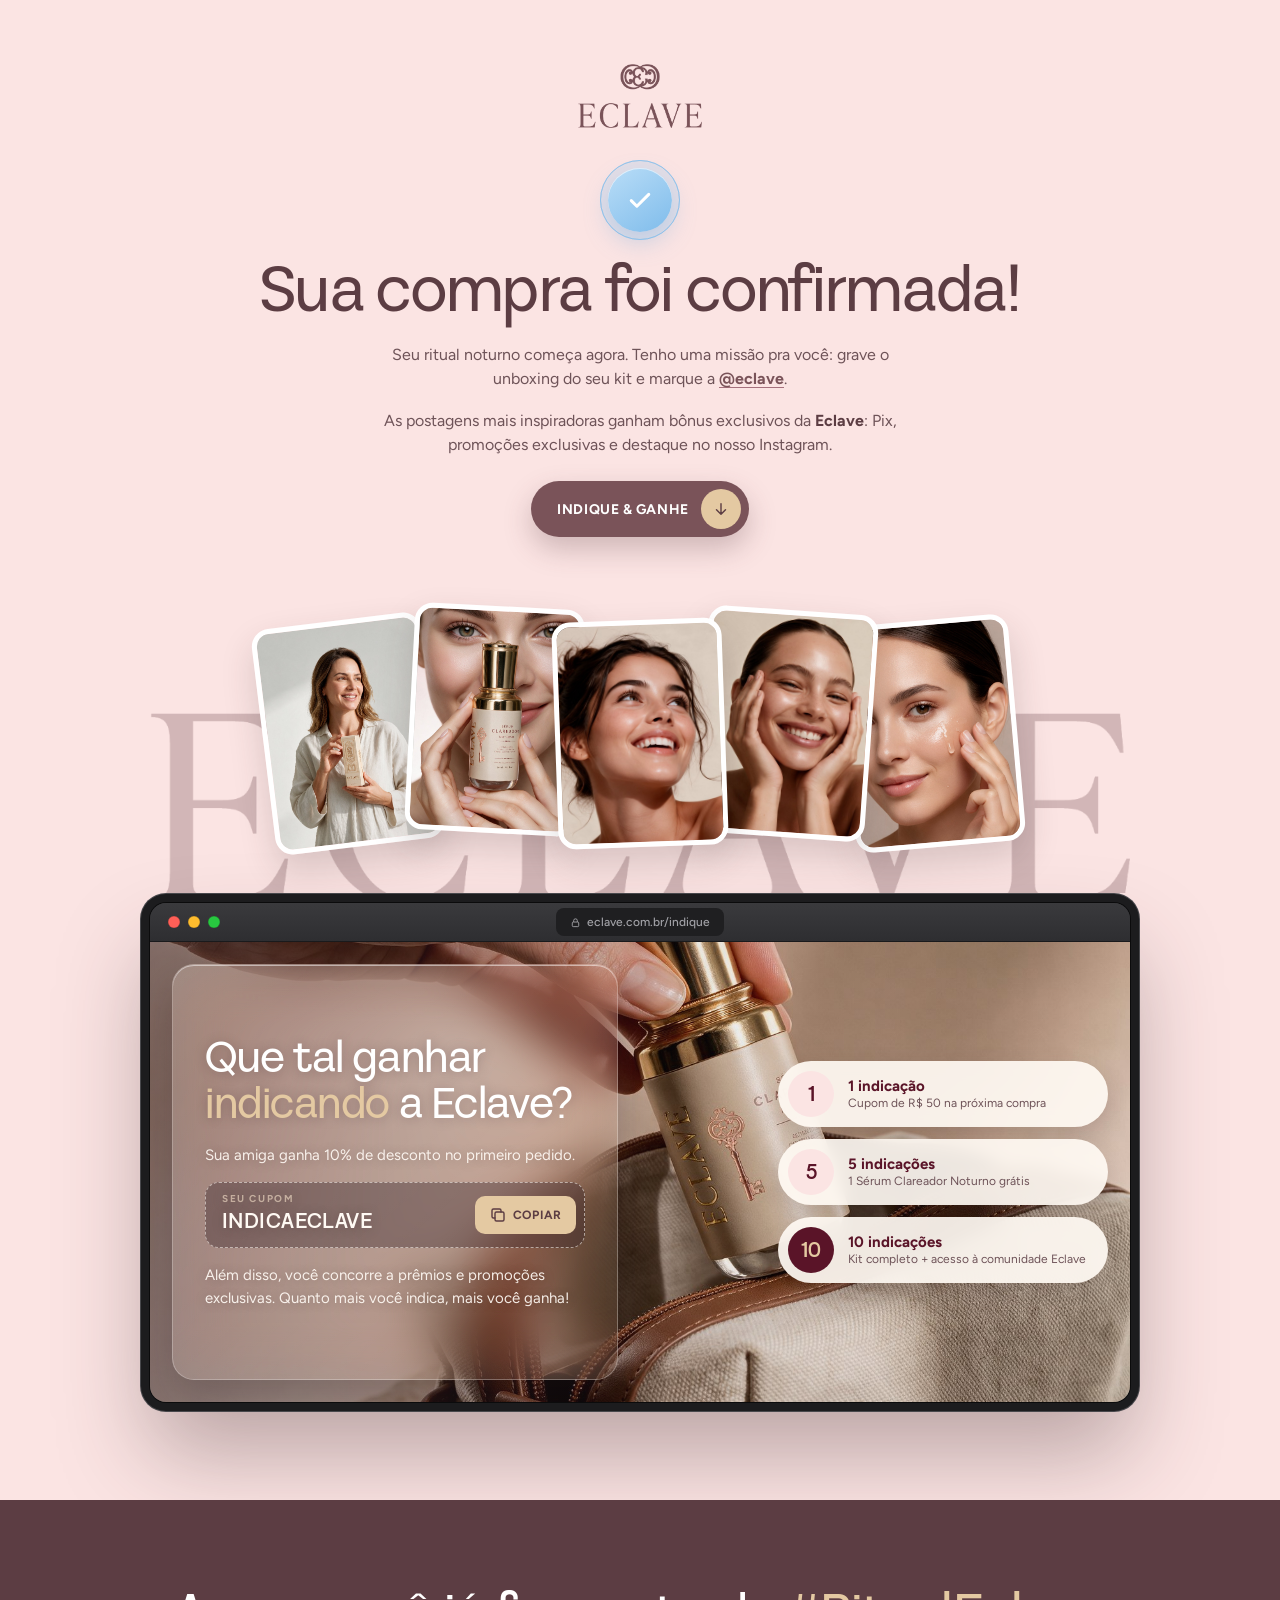
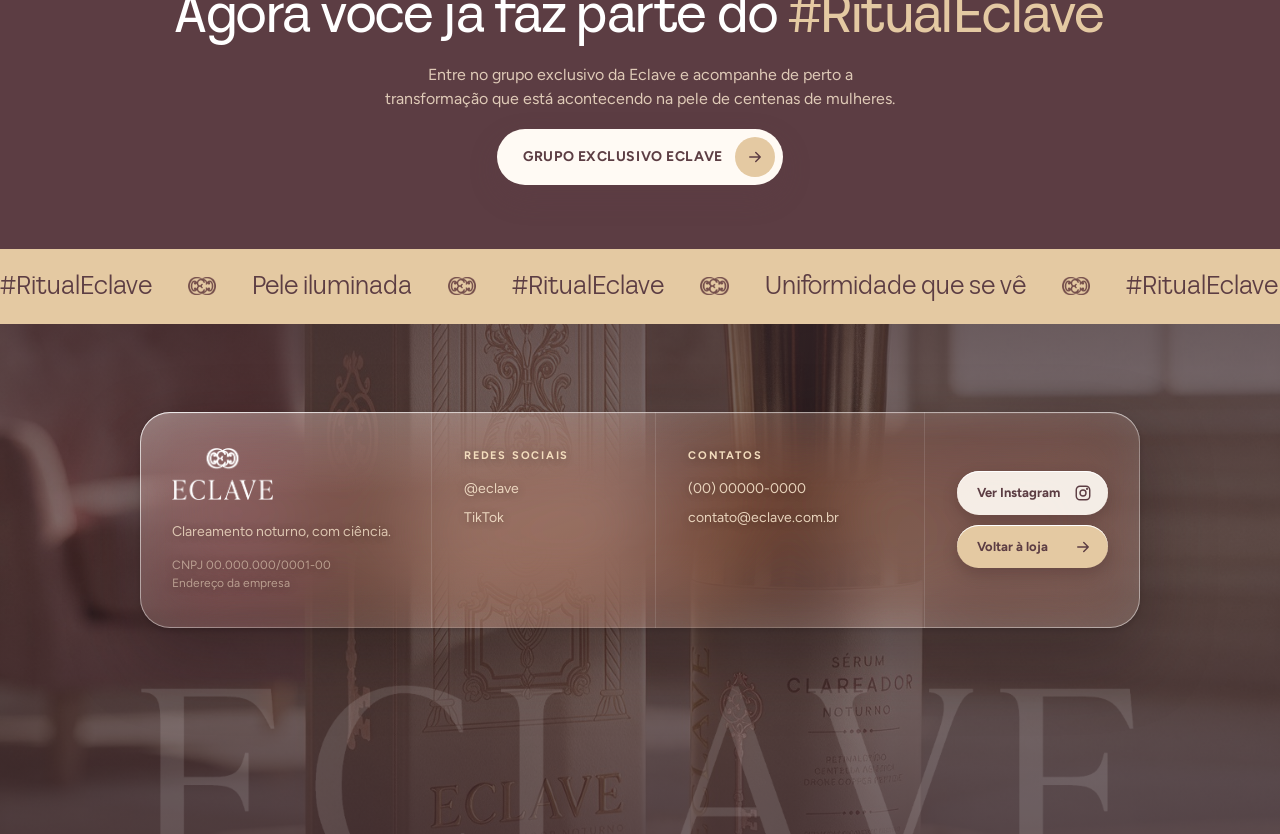
<file: obrigado.html>
<!DOCTYPE html>
<html lang="pt-BR">
<head>
<meta charset="utf-8">
<meta name="viewport" content="width=device-width,initial-scale=1">
<title>Eclave · Compra confirmada</title>
<meta name="description" content="Compra confirmada! Obrigada por escolher a Eclave.">
<meta name="theme-color" content="#7A5359">
<link rel="icon" type="image/png" href="assets/eclave-simbolo.png">
<link rel="apple-touch-icon" href="assets/eclave-simbolo.png">
<meta property="og:type" content="website">
<meta property="og:locale" content="pt_BR">
<meta property="og:site_name" content="Eclave">
<meta property="og:title" content="Eclave · Compra confirmada">
<meta property="og:description" content="Compra confirmada! Obrigada por escolher a Eclave.">
<meta property="og:url" content="https://gustavocarvalho472-a11y.github.io/DESIGN-ECLAVE/obrigado.html">
<meta property="og:image" content="https://gustavocarvalho472-a11y.github.io/DESIGN-ECLAVE/assets/img/hero-sorriso.jpg">
<meta name="twitter:card" content="summary_large_image">
<meta name="robots" content="noindex">
<link rel="preconnect" href="https://fonts.googleapis.com">
<link href="https://fonts.googleapis.com/css2?family=Figtree:wght@400;500;600;700;800&display=swap" rel="stylesheet">
<style>
@font-face{font-family:"Serotiva";src:url("assets/Serotiva-VF.ttf") format("truetype");font-weight:100 900;font-display:swap}
:root{--cream:#F6E3CB;--cream-2:#FBF1E4;--paper:#FFFAF4;--mauve:#7A5359;--mauve-d:#5C3D43;--rose:#A5707D;--blush:#F3C9CC;--blush-2:#FBE4E3;--gold:#E4C9A2;--gold-d:#C9A676;--ink:#3E2A2E;--muted:#6E5358;--wine:#5A1428;--wine-2:#9C3A55;--r:22px}
*{box-sizing:border-box;margin:0;padding:0}
html,body{overflow-x:clip}
body{-webkit-tap-highlight-color:transparent;font-family:"Figtree",system-ui,sans-serif;color:var(--ink);background:var(--blush-2);-webkit-font-smoothing:antialiased;line-height:1.5}
a{color:var(--mauve);text-decoration:none}a:hover{color:var(--rose)}
h1,h2,h3{font-family:"Serotiva",Georgia,serif;font-weight:500;letter-spacing:-.01em;text-wrap:balance}
p{text-wrap:pretty}
.wrap{max-width:1040px;margin:0 auto;padding:0 20px}
.tex{position:absolute;inset:0;pointer-events:none;background-size:180px 180px;animation:drift 80s linear infinite}
@keyframes drift{to{background-position:180px 180px}}
.btn{display:inline-flex;align-items:center;gap:12px;border:0;cursor:pointer;font:inherit;font-weight:700;font-size:14px;letter-spacing:.04em;text-transform:uppercase;padding:8px 8px 8px 26px;min-height:56px;border-radius:999px;background:var(--mauve);color:#fff;box-shadow:0 12px 28px rgba(92,61,67,.28);transition:transform .2s,background .2s}
.btn:hover{color:#fff;background:var(--mauve-d);transform:translateY(-2px)}
.btn .arr{width:40px;height:40px;border-radius:50%;background:var(--gold);color:var(--mauve-d);display:grid;place-items:center;transition:transform .25s}.btn:hover .arr{transform:translateX(3px)}
.btn.cta{position:relative;overflow:hidden;margin-top:6px}.btn.cta .shw::before{content:"";position:absolute;top:0;bottom:0;width:40%;left:-60%;background:linear-gradient(100deg,transparent,rgba(228,201,162,.55),transparent);transform:skewX(-20deg);animation:shine 3.6s ease-in-out 1.6s infinite}@keyframes shine{0%{left:-60%}35%,100%{left:130%}}.btn.cta::after{content:"";position:absolute;inset:0;border-radius:inherit;box-shadow:0 0 0 0 rgba(122,83,89,.45);animation:ring 2.4s ease-out 1.6s infinite;pointer-events:none}@keyframes ring{0%{box-shadow:0 0 0 0 rgba(122,83,89,.4)}70%,100%{box-shadow:0 0 0 14px rgba(122,83,89,0)}}.btn.cta{overflow:visible}.btn.cta .shw{position:absolute;inset:0;border-radius:inherit;overflow:hidden;pointer-events:none}.btn.cta .arr svg{transform:rotate(90deg);animation:nudge 1.6s ease-in-out 1.6s infinite}@keyframes nudge{0%,100%{translate:0 0}50%{translate:0 3px}}
.btn.light{background:var(--paper);color:var(--mauve-d)}.btn.light:hover{background:#fff;color:var(--mauve-d)}
.ic{width:18px;height:18px;fill:none;stroke:currentColor;stroke-width:1.9;stroke-linecap:round;stroke-linejoin:round;flex:none}
/* hero */
.hero{position:relative;text-align:center;padding:64px 0 0;overflow:hidden}
.hero .tex{opacity:.05}
.hero .wrap{position:relative;display:flex;flex-direction:column;align-items:center;gap:18px}
.hero .wm{height:64px;margin-bottom:22px}
.ok{position:relative;width:64px;height:64px;border-radius:50%;background:linear-gradient(145deg,#B9DDF7,#7FBCEB);display:grid;place-items:center;box-shadow:0 0 0 8px rgba(143,197,238,.22),0 10px 24px rgba(110,170,220,.35),inset 0 1px 0 rgba(255,255,255,.6);margin-bottom:10px}.ok::before,.ok::after{content:"";position:absolute;inset:-8px;border-radius:50%;border:1.5px solid rgba(127,188,235,.55);animation:okr 2.8s ease-out 1.2s infinite;pointer-events:none}.ok::after{animation-delay:2.6s}@keyframes okr{0%{transform:scale(.85);opacity:0}25%{opacity:1}100%{transform:scale(1.45);opacity:0}}
.ok svg{width:30px;height:30px;fill:none;stroke:#fff;stroke-width:2.4;stroke-linecap:round;stroke-linejoin:round}
.ok path{stroke-dasharray:30;stroke-dashoffset:30;animation:draw .6s ease .5s forwards}
@keyframes draw{to{stroke-dashoffset:0}}
.hero h1{font-size:clamp(38px,5.4vw,64px);line-height:1.02;color:var(--mauve-d)}
.hero p{max-width:540px;color:var(--muted);font-size:16px}
.hero p b{color:var(--mauve-d)}.hero p a{font-weight:700;text-decoration:underline;text-underline-offset:3px;text-decoration-color:var(--rose)}
/* photos */
.stage{position:relative;margin-top:36px;height:clamp(240px,30vw,320px)}
.bigword{position:absolute;left:50%;bottom:-4%;width:min(980px,120%);transform:translateX(-50%);opacity:.32;pointer-events:none}
.row{position:relative;display:flex;justify-content:center;align-items:center;height:100%}
.row img{width:clamp(110px,15vw,170px);aspect-ratio:3/4;object-fit:cover;border-radius:18px;border:5px solid #fff;margin:0 -12px;box-shadow:0 16px 34px rgba(62,42,46,.18);opacity:0;translate:0 40px;scale:.9;transition:opacity .5s ease,translate .7s cubic-bezier(.2,.8,.2,1.2),scale .7s cubic-bezier(.2,.8,.2,1.2),transform .45s cubic-bezier(.2,.7,.2,1),margin .45s cubic-bezier(.2,.7,.2,1)}
.row img:nth-child(1){transform:rotate(-7deg)}.row img:nth-child(2){transform:rotate(3deg) translateY(-14px);z-index:1;transition-delay:.08s}.row img:nth-child(3){transform:rotate(-2deg);z-index:2;transition-delay:.16s}.row img:nth-child(4){transform:rotate(4deg) translateY(-10px);z-index:1;transition-delay:.24s}.row img:nth-child(5){transform:rotate(-5deg);transition-delay:.32s}
.row.in img{opacity:1;translate:0 0;scale:1}
.row.float img{animation:bob 5s ease-in-out infinite}.row.float img:nth-child(2){animation-delay:-1.2s}.row.float img:nth-child(3){animation-delay:-2.4s}.row.float img:nth-child(4){animation-delay:-3.1s}.row.float img:nth-child(5){animation-delay:-3.8s}
@keyframes bob{50%{translate:0 -6px}}
@media (hover:hover){.row:hover img{margin:0 6px}.row img:hover{transform:rotate(0) translateY(-10px) scale(1.06);z-index:3}}
/* referral */
.ref{position:relative;padding:0 0 88px}
.win{position:relative;border-radius:16px;overflow:hidden;background:#2B2B2E;padding:0;box-shadow:0 0 0 1px rgba(0,0,0,.6),0 0 0 9px #1C1C1E,0 0 0 10px #48484C,0 50px 90px rgba(62,42,46,.35)}
.mac{position:relative;padding:10px}
.wbar{position:relative;display:flex;align-items:center;gap:8px;padding:13px 18px;background:linear-gradient(#3A3A3D,#2E2E31);border-bottom:1px solid #1A1A1C}.wbar i{width:12px;height:12px;border-radius:50%;background:#FF5F57;box-shadow:inset 0 0 0 .5px rgba(0,0,0,.25)}.wbar i:nth-child(2){background:#FEBC2E}.wbar i:nth-child(3){background:#28C840}.wbar .url{position:absolute;left:50%;translate:-50% 0;display:flex;align-items:center;gap:6px;padding:5px 14px;border-radius:8px;background:#1F1F21;color:#A1A1A6;font-size:12px;font-weight:500;max-width:55%;white-space:nowrap;overflow:hidden}.wbar .url svg{width:11px;height:11px;fill:none;stroke:currentColor;stroke-width:2}
.wbody{position:relative;isolation:isolate;transform:translateZ(0);display:grid;grid-template-columns:minmax(0,6fr) minmax(0,6fr);overflow:hidden;min-height:460px}
.wtext{position:relative;z-index:2;margin:22px;padding:36px 32px;color:var(--cream);display:flex;flex-direction:column;gap:16px;justify-content:center;border-radius:22px;background:linear-gradient(140deg,rgba(255,255,255,.22),rgba(255,255,255,.06));background-clip:padding-box;text-shadow:0 1px 12px rgba(40,20,26,.25);-webkit-backdrop-filter:blur(24px) saturate(1.6);backdrop-filter:blur(24px) saturate(1.6);border:1px solid rgba(255,255,255,.35);box-shadow:inset 0 1px 0 rgba(255,255,255,.5),0 20px 40px rgba(30,15,20,.25)}
.wtext h2{font-size:clamp(32px,3.6vw,44px);line-height:1.05;color:#fff}
.wtext h2 em{font-style:normal;color:var(--gold)}
.wtext p{font-size:15px;color:rgba(255,250,244,.92)}
.coupon{display:flex;flex-wrap:wrap;align-items:center;justify-content:space-between;gap:10px;border:1.5px dashed rgba(255,250,244,.55);border-radius:14px;padding:8px 8px 8px 16px;background:rgba(62,42,46,.4)}.coupon>div{min-width:0}
.coupon small{display:block;font-size:10px;font-weight:700;letter-spacing:.16em;text-transform:uppercase;color:rgba(246,227,203,.6)}
.coupon b{font-family:"Serotiva",serif;font-weight:600;font-size:clamp(16px,1.7vw,22px);letter-spacing:.02em;color:var(--paper)}
.copy{border:0;cursor:pointer;font:inherit;font-weight:700;font-size:12px;letter-spacing:.06em;text-transform:uppercase;padding:10px 14px;border-radius:10px;background:var(--gold);color:var(--mauve-d);display:flex;align-items:center;gap:6px;transition:background .2s}.copy:hover{background:var(--cream)}
.copy.done{background:var(--cream)}
.wimg{position:static}
.wimg img{position:absolute;inset:0;width:100%;height:100%;object-fit:cover;z-index:0}
.wimg::before{content:"";position:absolute;inset:0;z-index:1;background:linear-gradient(90deg,rgba(62,42,46,.55),rgba(62,42,46,.1) 55%,transparent)}
.tiers{position:absolute;z-index:2;right:22px;top:50%;translate:0 -50%;display:flex;flex-direction:column;gap:12px;width:min(330px,calc(100% - 44px))}
.tier{display:flex;align-items:center;gap:14px;padding:10px 18px 10px 10px;border-radius:999px;background:rgba(255,250,244,.92);-webkit-backdrop-filter:blur(8px);backdrop-filter:blur(8px);box-shadow:0 10px 24px rgba(62,42,46,.18);opacity:0;transform:translateX(30px);transition:opacity .5s ease,transform .6s cubic-bezier(.2,.8,.2,1.1)}
.tier:nth-child(2){transition-delay:.12s}.tier:nth-child(3){transition-delay:.24s}
.in .tier{opacity:1;transform:none}
.tier .n{flex:none;width:46px;height:46px;border-radius:50%;background:var(--blush-2);display:grid;place-items:center;font-family:"Serotiva",serif;font-size:22px;font-weight:600;color:var(--wine)}
.tier:nth-child(3) .n{background:var(--wine);color:var(--gold)}
.tier h4{font-size:15px;font-weight:700;color:var(--wine);line-height:1.2}
.tier p{font-size:12px;color:var(--muted);line-height:1.35}
/* movement */
.mov{position:relative;background:var(--mauve-d);color:var(--cream);text-align:center;padding:88px 0 0;overflow:hidden}
.mov .tex{opacity:.08}
.mov .wrap{position:relative;display:flex;flex-direction:column;align-items:center;gap:18px}
.mov h2{font-size:clamp(34px,4.6vw,54px);line-height:1.05;color:#fff}.mov h2 em{font-style:normal;color:var(--gold)}
.mov p{max-width:520px;color:rgba(246,227,203,.85)}
.band{margin-top:64px;background:var(--gold);color:var(--mauve-d);overflow:hidden;white-space:nowrap}
.band .track{display:inline-flex;gap:36px;padding:18px 0;animation:mq 34s linear infinite;align-items:center}
.band span{display:inline-flex;gap:36px;align-items:center;font-family:"Serotiva",serif;font-size:26px}
.band img{height:18px;filter:brightness(0) saturate(100%) invert(24%) sepia(14%) saturate(1200%) hue-rotate(305deg);opacity:.85}
@keyframes mq{to{transform:translateX(-50%)}}
/* footer */
footer{position:relative;background:var(--ink);color:var(--cream);padding:88px 0 0;overflow:hidden}
footer .bg{position:absolute;inset:0;z-index:0;background:url("assets/img/caixa-frasco.jpg") center/cover;opacity:.55;filter:saturate(.85)}footer::after{content:"";position:absolute;inset:0;z-index:0;background:linear-gradient(180deg,rgba(62,42,46,.55),rgba(62,42,46,.25) 45%,rgba(62,42,46,.7));pointer-events:none}footer .wrap{position:relative;z-index:2}.giant{z-index:1}
.fcard{position:relative;isolation:isolate;display:grid;grid-template-columns:1.3fr 1fr 1.2fr auto;gap:0;padding:0;border-radius:30px;background:linear-gradient(160deg,rgba(255,244,236,.20),rgba(255,236,226,.07) 55%,rgba(255,244,236,.12));-webkit-backdrop-filter:blur(40px) saturate(1.8) brightness(1.05);backdrop-filter:blur(40px) saturate(1.8) brightness(1.05);text-shadow:0 1px 10px rgba(30,15,20,.3);box-shadow:inset 0 1px 1px rgba(255,255,255,.55),inset 0 -1px 1px rgba(255,255,255,.12),inset 0 0 40px rgba(255,236,226,.08),0 30px 70px rgba(20,8,12,.35),0 2px 6px rgba(20,8,12,.15)}.fcard::before{content:"";position:absolute;inset:0;border-radius:inherit;padding:1px;background:linear-gradient(135deg,rgba(255,255,255,.7),rgba(255,255,255,.08) 35%,rgba(255,255,255,.04) 65%,rgba(255,255,255,.45));-webkit-mask:linear-gradient(#000 0 0) content-box,linear-gradient(#000 0 0);-webkit-mask-composite:xor;mask-composite:exclude;pointer-events:none;z-index:3}.fcard::after{content:"";position:absolute;inset:0;border-radius:inherit;background:radial-gradient(120% 80% at 0% 0%,rgba(255,255,255,.16),transparent 50%);pointer-events:none;z-index:0}.fcard>div{position:relative;z-index:1;padding:36px 32px}.fcard>div+div{border-left:1px solid rgba(255,255,255,.12)}.fcard>.fbtns{justify-content:center}
.fcard .wm{height:52px;margin-bottom:14px}
.fcard h5{font-size:11px;font-weight:700;letter-spacing:.16em;text-transform:uppercase;color:#F3DDBE;margin-bottom:14px}
.fcard p,.fcard li{font-size:14px;color:rgba(246,227,203,.8);list-style:none}.fcard li+li{margin-top:8px}
.fcard a{color:rgba(246,227,203,.9)}.fcard a:hover{color:#fff}
.fcard small{display:block;margin-top:14px;font-size:12px;color:rgba(246,227,203,.55);line-height:1.5}
.fbtns{display:flex;flex-direction:column;gap:10px}
.fbtns a{text-shadow:none;display:flex;align-items:center;justify-content:space-between;gap:14px;padding:12px 16px 12px 20px;border-radius:999px;font-size:13px;font-weight:700;background:rgba(255,250,244,.92);box-shadow:inset 0 1px 0 #fff,0 6px 16px rgba(20,8,12,.18);color:var(--mauve-d);transition:transform .2s}
.fbtns a:hover{transform:translateY(-2px);color:var(--mauve-d)}
.fbtns a+a{background:var(--gold)}
.giant{position:relative;display:block;width:min(1000px,110%);margin:56px auto -4%;opacity:.12;filter:brightness(0) invert(1)}
.rv{opacity:0;transform:translateY(18px);transition:opacity .7s ease var(--d,0s),transform .7s cubic-bezier(.2,.7,.2,1) var(--d,0s)}
.go .rv{opacity:1;transform:none}
@media (max-width:820px){.wbody{grid-template-columns:1fr;min-height:0;padding-bottom:272px}.wtext{margin:14px;padding:26px 20px}.wbar .url{display:none}.tiers{right:auto;left:50%;top:auto;bottom:18px;translate:-50% 0}.fcard{grid-template-columns:1fr 1fr}.fcard>div,.fcard>div+div{border:0}.fcard>div:first-child{grid-column:1/-1}.fcard>div:nth-child(n+2){border-top:1px solid rgba(255,255,255,.12)}.fcard>div:nth-child(3){border-left:1px solid rgba(255,255,255,.12)}.fbtns{grid-column:1/-1;flex-direction:row!important}.fbtns a{flex:1}}
@media (max-width:640px){.hero{padding-top:44px}.row img{width:27vw;margin:0 -10px}.row img:nth-child(4),.row img:nth-child(5){display:none}.stage{height:220px}.fcard{grid-template-columns:1fr}.fcard>div{padding:24px}.fcard>div:nth-child(3){border-left:0}.fbtns{flex-direction:column!important}.ref{padding-bottom:64px}.mov{padding-top:64px}footer{padding-top:64px}.coupon{flex-direction:column;align-items:stretch}.copy{justify-content:center;padding:12px 14px}.wtext h2{font-size:30px}.tier{padding:8px 16px 8px 8px}.tier .n{width:40px;height:40px;font-size:19px}}
@media (prefers-reduced-motion:reduce){*,*::before,*::after{animation:none!important;transition:none!important}.rv,.row img,.tier{opacity:1!important;transform:none;translate:0 0!important;scale:1!important}.ok path{stroke-dashoffset:0}}
</style>
</head>
<body>
<section class="hero" data-screen-label="Confirmação">
<div class="wrap">
<img class="wm rv" src="assets/eclave-logo-vertical-mauve.png" alt="Eclave">
<div class="ok rv" style="--d:.1s"><svg viewBox="0 0 24 24"><path d="m5 12.5 4.5 4.5L19 7.5"></path></svg></div>
<h1 class="rv" style="--d:.2s">Sua compra foi confirmada!</h1>
<p class="rv" style="--d:.3s">Seu ritual noturno começa agora. Tenho uma missão pra você: grave o unboxing do seu kit e marque a <a href="#">@eclave</a>.</p>
<p class="rv" style="--d:.35s">As postagens mais inspiradoras ganham bônus exclusivos da <b>Eclave</b>: Pix, promoções exclusivas e destaque no nosso Instagram.</p>
<a class="btn cta rv" style="--d:.45s" href="#indique"><span class="shw"></span>Indique &amp; ganhe<span class="arr"><svg class="ic" viewBox="0 0 24 24"><path d="M5 12h14M13 6l6 6-6 6"></path></svg></span></a>
</div>
<div class="stage">
<img class="bigword" src="assets/eclave-wordmark.png" alt="">
<div class="row" id="row">
<img src="assets/img/cliente-caixa.jpg" alt="">
<img src="assets/img/serum-rosto.jpg" alt="">
<img src="assets/img/hero-sorriso.jpg" alt="">
<img src="assets/img/modelo-maos.jpg" alt="">
<img src="assets/img/aplicando.jpg" alt="">
</div>
</div>
</section>
<section class="ref" id="indique" data-screen-label="Indique e ganhe">
<div class="wrap">
<div class="mac"><div class="win" id="win">
<div class="wbar"><i></i><i></i><i></i><span class="url"><svg viewBox="0 0 24 24"><rect x="5" y="11" width="14" height="10" rx="2"></rect><path d="M8 11V8a4 4 0 0 1 8 0v3"></path></svg>eclave.com.br/indique</span></div>
<div class="wbody">
<div class="wtext">
<h2>Que tal ganhar <em>indicando</em> a Eclave?</h2>
<p>Sua amiga ganha 10% de desconto no primeiro pedido.</p>
<div class="coupon"><div><small>Seu cupom</small><b id="cp">INDICAECLAVE</b></div><button class="copy" id="copy"><svg class="ic" viewBox="0 0 24 24"><rect x="8" y="8" width="12" height="12" rx="2"></rect><path d="M16 8V6a2 2 0 0 0-2-2H6a2 2 0 0 0-2 2v8a2 2 0 0 0 2 2h2"></path></svg><span>Copiar</span></button></div>
<p>Além disso, você concorre a prêmios e promoções exclusivas. Quanto mais você indica, mais você ganha!</p>
</div>
<div class="wimg">
<img src="assets/img/necessaire.jpg" alt="Kit Eclave">
<div class="tiers">
<div class="tier"><span class="n">1</span><div><h4>1 indicação</h4><p>Cupom de R$ 50 na próxima compra</p></div></div>
<div class="tier"><span class="n">5</span><div><h4>5 indicações</h4><p>1 Sérum Clareador Noturno grátis</p></div></div>
<div class="tier"><span class="n">10</span><div><h4>10 indicações</h4><p>Kit completo + acesso à comunidade Eclave</p></div></div>
</div>
</div>
</div>
</div></div>
</div>
</section>
<section class="mov" data-screen-label="Comunidade">
<div class="wrap">
<h2>Agora você já faz parte do <em>#RitualEclave</em></h2>
<p>Entre no grupo exclusivo da Eclave e acompanhe de perto a transformação que está acontecendo na pele de centenas de mulheres.</p>
<a class="btn light" href="#">Grupo exclusivo Eclave<span class="arr"><svg class="ic" viewBox="0 0 24 24"><path d="M5 12h14M13 6l6 6-6 6"></path></svg></span></a>
</div>
<div class="band"><div class="track" id="track"><span>#RitualEclave <img src="assets/eclave-simbolo.png" alt=""> Pele iluminada <img src="assets/eclave-simbolo.png" alt=""> #RitualEclave <img src="assets/eclave-simbolo.png" alt=""> Uniformidade que se vê <img src="assets/eclave-simbolo.png" alt=""></span></div></div>
</section>
<footer>
<div class="bg"></div>
<div class="wrap">
<div class="fcard">
<div><img class="wm" src="assets/eclave-logo-vertical-white.png" alt="Eclave"><p>Clareamento noturno, com ciência.</p><small>CNPJ 00.000.000/0001-00<br>Endereço da empresa</small></div>
<div><h5>Redes sociais</h5><ul><li><a href="#">@eclave</a></li><li><a href="#">TikTok</a></li></ul></div>
<div><h5>Contatos</h5><ul><li><a href="#">(00) 00000-0000</a></li><li><a href="#">contato@eclave.com.br</a></li></ul></div>
<div class="fbtns"><a href="#">Ver Instagram<svg class="ic" viewBox="0 0 24 24"><rect x="3" y="3" width="18" height="18" rx="5"></rect><circle cx="12" cy="12" r="4"></circle><circle cx="17.5" cy="6.5" r=".6"></circle></svg></a><a href="index.html">Voltar à loja<svg class="ic" viewBox="0 0 24 24"><path d="M5 12h14M13 6l6 6-6 6"></path></svg></a></div>
</div>
</div>
<img class="giant" src="assets/eclave-wordmark.png" alt="">
</footer>
<script>
const $=id=>document.getElementById(id);const RM=matchMedia('(prefers-reduced-motion:reduce)').matches;
requestAnimationFrame(()=>requestAnimationFrame(()=>document.body.classList.add('go')));
const io=(el,fn,t=.3)=>new IntersectionObserver(([e],o)=>{if(e.isIntersecting){fn();o.disconnect()}},{threshold:t}).observe(el);
const row=$('row');io(row,()=>{setTimeout(()=>{row.classList.add('in');if(!RM)setTimeout(()=>row.classList.add('float'),1100)},500)});
io($('win'),()=>$('win').classList.add('in'),.35);
const tr=$('track');tr.innerHTML+=tr.innerHTML;
$('copy').onclick=async e=>{const b=e.currentTarget;try{await navigator.clipboard.writeText($('cp').textContent)}catch(_){}b.classList.add('done');b.querySelector('span').textContent='Copiado';setTimeout(()=>{b.classList.remove('done');b.querySelector('span').textContent='Copiar'},1800)};
</script>
</body>
</html>
</file>
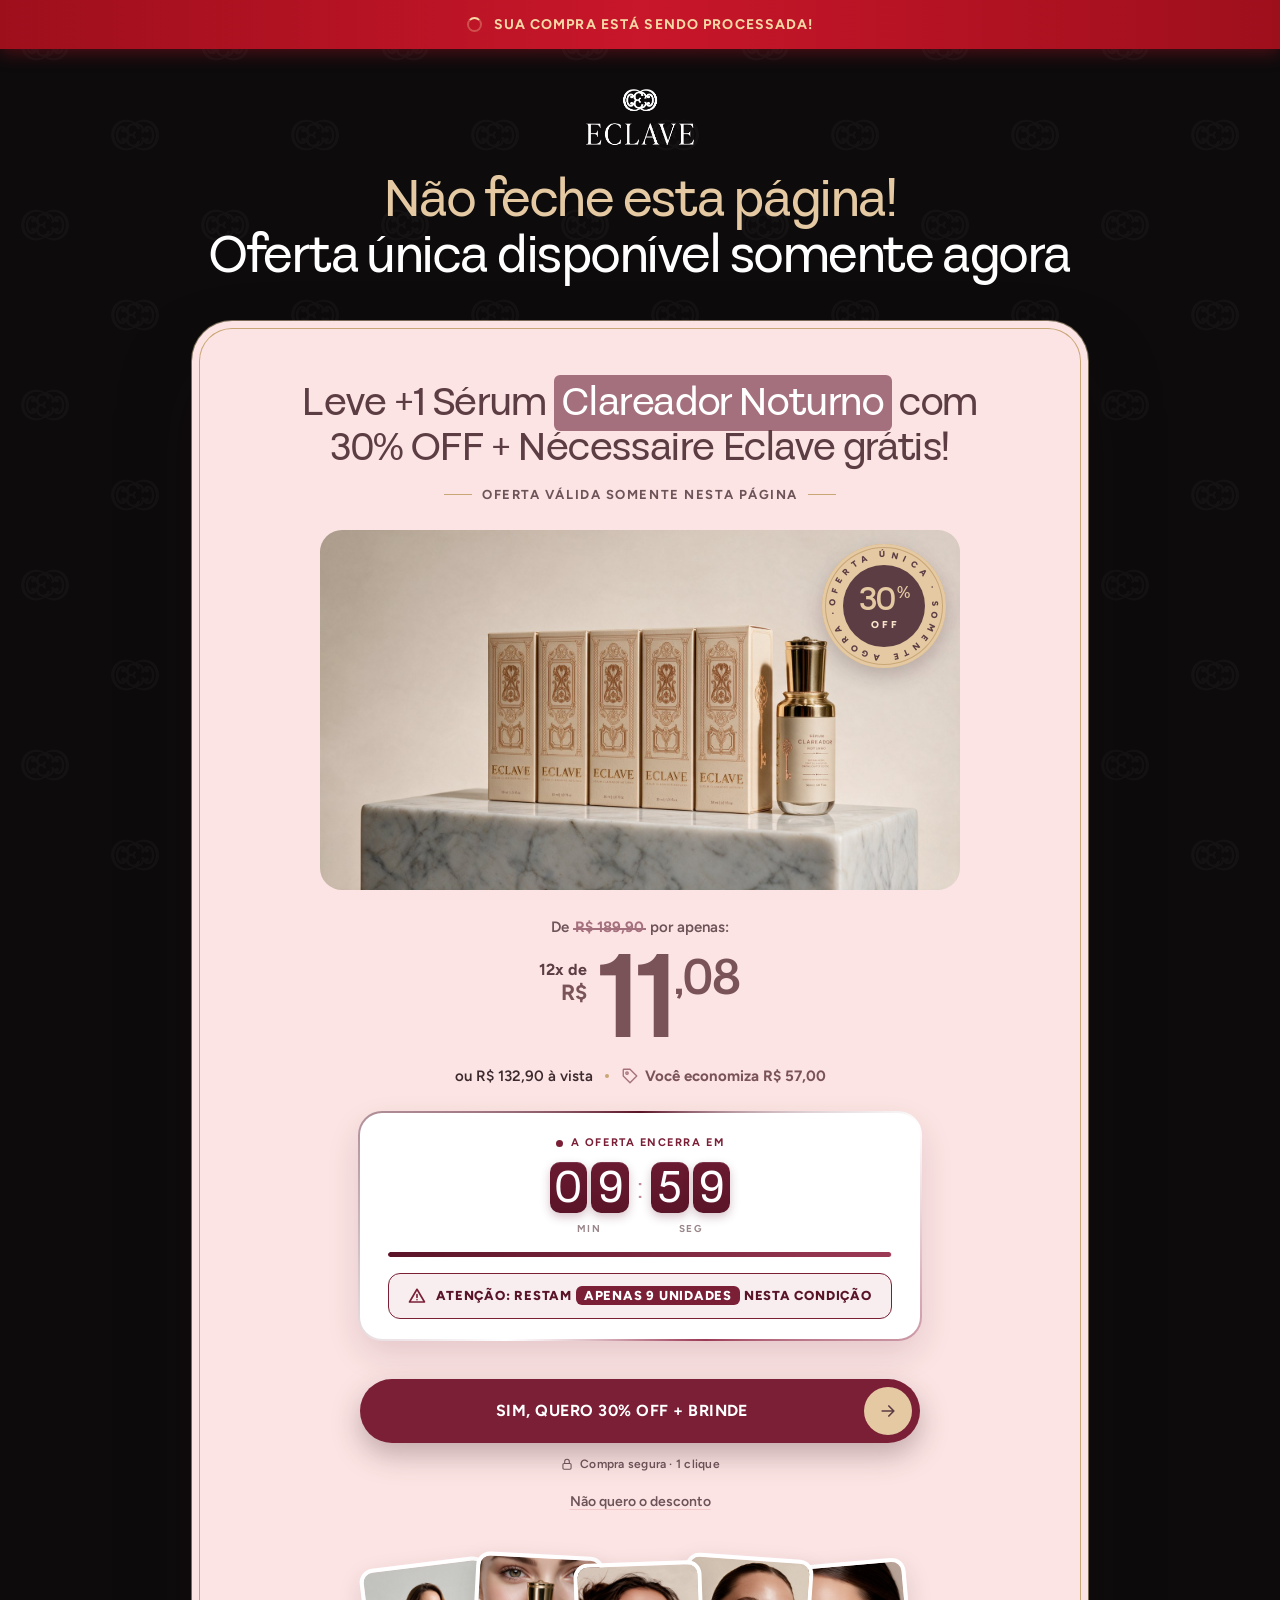
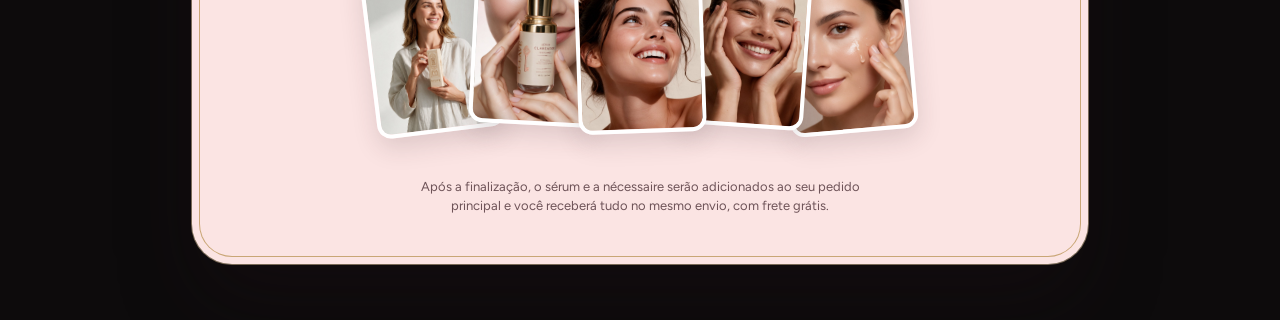
<file: upsell.html>
<!DOCTYPE html>
<html lang="pt-BR" data-atm="noite" data-urg="eq" data-acc="vinho">
<head>
<meta charset="utf-8">
<meta name="viewport" content="width=device-width,initial-scale=1">
<title>Eclave · Oferta exclusiva</title>
<meta name="description" content="Oferta exclusiva Eclave: leve mais um Sérum Clareador Noturno com 30% OFF + nécessaire grátis.">
<meta name="theme-color" content="#0D0B0C">
<link rel="icon" type="image/png" href="assets/eclave-simbolo.png">
<link rel="apple-touch-icon" href="assets/eclave-simbolo.png">
<meta property="og:type" content="website">
<meta property="og:locale" content="pt_BR">
<meta property="og:site_name" content="Eclave">
<meta property="og:title" content="Eclave · Oferta exclusiva">
<meta property="og:description" content="Oferta exclusiva Eclave: leve mais um Sérum Clareador Noturno com 30% OFF + nécessaire grátis.">
<meta property="og:url" content="https://gustavocarvalho472-a11y.github.io/DESIGN-ECLAVE/upsell.html">
<meta property="og:image" content="https://gustavocarvalho472-a11y.github.io/DESIGN-ECLAVE/assets/img/hero-sorriso.jpg">
<meta name="twitter:card" content="summary_large_image">
<meta name="robots" content="noindex">
<link rel="preconnect" href="https://fonts.googleapis.com">
<link href="https://fonts.googleapis.com/css2?family=Figtree:wght@400;500;600;700;800&display=swap" rel="stylesheet">
<style>
@font-face{font-family:"Serotiva";src:url("assets/Serotiva-VF.ttf") format("truetype");font-weight:100 900;font-display:swap}
:root{--cream:#F6E3CB;--cream-2:#FBF1E4;--paper:#FFFAF4;--mauve:#7A5359;--mauve-d:#5C3D43;--rose:#A5707D;--blush:#F3C9CC;--blush-2:#FBE4E3;--gold:#E4C9A2;--gold-d:#C9A676;--ink:#3E2A2E;--muted:#6E5358;--r:22px;--sym:url("assets/eclave-simbolo.png")}
*{box-sizing:border-box;margin:0;padding:0}
html,body{overflow-x:clip}
body{font-family:"Figtree",system-ui,sans-serif;color:var(--ink);background:#0D0B0C;-webkit-font-smoothing:antialiased;line-height:1.5;position:relative;min-height:100vh}
a{color:var(--mauve);text-decoration:none}a:hover{color:var(--rose)}
h1,h2,.serif{font-family:"Serotiva",Georgia,serif;font-weight:500;letter-spacing:-.01em;text-wrap:balance}
p{text-wrap:pretty}
.sym{display:inline-block;height:auto;aspect-ratio:1200/766}
.tex{position:fixed;inset:0;z-index:0;pointer-events:none;opacity:.06;background-size:180px 180px;animation:drift 80s linear infinite}
@keyframes drift{to{background-position:180px 180px}}
.bar,.head,.card,.logo{position:relative;z-index:1}
.bar{background:linear-gradient(90deg,#9E0F1C,#C8162A 50%,#9E0F1C);color:#F7D9A6;box-shadow:0 4px 18px rgba(200,22,42,.35);display:flex;align-items:center;justify-content:center;gap:12px;padding:14px 20px;font-size:14px;font-weight:700;letter-spacing:.08em;text-transform:uppercase;text-align:center}
.spin{width:15px;height:15px;border:2px solid rgba(247,217,166,.3);border-top-color:#F7D9A6;border-radius:50%;animation:spin .9s linear infinite;flex:none}
@keyframes flip{0%,100%{transform:rotateY(0)}50%{transform:rotateY(180deg)}}
.head{text-align:center;padding:28px 20px 44px;color:#fff}
.head h1{font-size:clamp(30px,4.4vw,52px);line-height:1.08}
.head h1 em{font-style:normal;color:var(--gold);display:block}
.card{max-width:880px;width:calc(100% - 40px);margin:0 auto 64px;background:var(--blush-2);border-radius:32px;padding:52px clamp(20px,5vw,64px) 40px;display:flex;flex-direction:column;align-items:center;text-align:center;gap:26px;overflow:hidden;box-shadow:0 0 0 1px var(--gold-d),0 0 0 8px var(--blush-2),0 0 0 9px rgba(228,201,162,.5),0 40px 80px rgba(30,15,20,.35)}
.card>.wm{position:absolute;width:520px;right:-190px;bottom:-110px;opacity:.07;transform:rotate(-14deg);pointer-events:none;z-index:0}
.card>*:not(.wm){position:relative;z-index:1}
.card h2{font-size:clamp(28px,3.6vw,40px);line-height:1.12;color:var(--mauve-d)}
.hl{background:var(--rose);color:#fff;padding:0 .2em;border-radius:6px;-webkit-box-decoration-break:clone;box-decoration-break:clone}
.sub{font-size:13px;font-weight:700;letter-spacing:.12em;text-transform:uppercase;color:var(--muted);margin-top:-12px;display:flex;align-items:center;gap:10px}
.sub::before,.sub::after{content:"";width:28px;height:1px;background:var(--gold-d)}
.hero{width:100%;max-width:640px;aspect-ratio:16/9;border-radius:var(--r);overflow:hidden;position:relative}
.hero img{width:100%;height:100%;object-fit:cover;display:block;transform:scale(1.08);transition:transform 1.6s cubic-bezier(.2,.7,.2,1)}
.go .hero img{transform:scale(1)}
.stamp{position:absolute;top:14px;right:14px;width:124px;height:124px;border-radius:50%;background:var(--gold);color:var(--mauve-d);display:grid;place-items:center;box-shadow:inset 0 0 0 3px var(--gold),inset 0 0 0 4px var(--gold-d),0 8px 20px rgba(62,42,46,.25);transform:scale(0) rotate(-40deg);transition:transform .6s cubic-bezier(.3,1.6,.5,1) 1s}
.go .stamp{transform:none}

.stamp .ring{position:absolute;inset:0;width:100%;height:100%;animation:spin 22s linear infinite}.stamp text{font:800 8.4px "Figtree",sans-serif;letter-spacing:.14em;fill:var(--mauve-d)}
.stamp .core{width:66%;aspect-ratio:1;border-radius:50%;background:var(--mauve-d);color:var(--gold);display:flex;flex-direction:column;align-items:center;justify-content:center;line-height:1}
.stamp big{font-family:"Serotiva",serif;font-size:34px;font-weight:600;letter-spacing:-.02em;display:flex;align-items:flex-start}.stamp sup{font-size:.5em;margin-top:.15em;margin-left:1px}.stamp .core span{font-weight:800;font-size:10px;letter-spacing:.32em;margin-left:.32em;margin-top:3px;color:var(--cream)}
@keyframes spin{to{transform:rotate(360deg)}}
.price{display:flex;flex-direction:column;align-items:center;gap:6px}
.price .de{font-size:15px;font-weight:600;color:var(--muted);display:flex;gap:6px;align-items:baseline}
.price s{text-decoration:none;position:relative;color:var(--rose);font-weight:700}
.price s::after{content:"";position:absolute;left:-2px;right:-2px;top:50%;height:2px;background:var(--rose);transform:scaleX(0);transform-origin:left;transition:transform .5s ease 1.3s}
.go .price s::after{transform:scaleX(1)}
.price .val{display:flex;align-items:flex-start;gap:10px;color:var(--mauve-d);margin:2px 0 4px}.price .pre{display:flex;flex-direction:column;align-items:flex-end;gap:2px;padding-top:.9em;font-weight:700;line-height:1.1}.price .pre small{font-size:16px}.price .pre small+small{font-size:22px;color:var(--mauve)}
.price .val b{font-family:"Serotiva",serif;font-size:clamp(84px,11vw,120px);line-height:.9;color:var(--mauve);font-weight:650;letter-spacing:-.03em;font-variant-numeric:tabular-nums;display:flex;align-items:flex-start}.price .val sup{font-size:.42em;line-height:1;margin-top:.14em;margin-left:2px;letter-spacing:-.01em}
.price .vista{display:flex;flex-wrap:wrap;align-items:center;justify-content:center;gap:10px 12px;font-size:15px;font-weight:600}.price .vista i{width:4px;height:4px;border-radius:50%;background:var(--gold-d)}
.save{color:var(--mauve);font-weight:700;display:inline-flex;align-items:center;gap:6px}
.ic{width:18px;height:18px;fill:none;stroke:currentColor;stroke-width:1.8;stroke-linecap:round;stroke-linejoin:round;flex:none}.save .ic{color:var(--rose)}
.warn{display:flex;flex-direction:column;align-items:center;gap:16px;width:100%}
.urg h3{display:flex;align-items:center;justify-content:center;gap:10px;flex-wrap:wrap;font-family:"Figtree",sans-serif;font-weight:800;font-size:13px;letter-spacing:.06em;text-transform:uppercase;line-height:1.5;color:#5A1428;text-align:center;background:#F8EEF0;border:1.5px solid #7A1F36;border-radius:12px;padding:12px 16px;text-wrap:balance}.urg h3 .ic{width:18px;height:18px;color:#7A1F36;stroke-width:2.2;animation:blink 1.4s ease-in-out infinite}@keyframes blink{50%{opacity:.35}}.ul{white-space:nowrap;background:#7A1F36;color:#fff;padding:2px 8px;border-radius:6px}
@property --a{syntax:"<angle>";inherits:false;initial-value:0deg}
.urg{position:relative;isolation:isolate;width:100%;max-width:560px;background:#fff;border-radius:22px;padding:22px 28px 20px;display:flex;flex-direction:column;align-items:stretch;gap:16px;color:var(--mauve-d);box-shadow:0 14px 34px rgba(90,20,40,.14)}.urg::before{content:"";position:absolute;inset:-2px;border-radius:24px;z-index:-1;background:conic-gradient(from var(--a),#5A1428 0deg,#fff 70deg,#9C3A55 150deg,#fff 230deg,#5A1428 360deg);animation:rot 5s linear infinite}.urg::after{content:"";position:absolute;inset:0;border-radius:22px;z-index:-1;background:#fff}@keyframes rot{to{--a:360deg}}.tm{display:flex;flex-direction:column;align-items:center;gap:10px}
.urg small{display:flex;align-items:center;gap:8px;font-weight:700;letter-spacing:.14em;text-transform:uppercase;font-size:11px;color:#7A1F36}.urg small::before{content:"";width:7px;height:7px;border-radius:50%;background:#7A1F36;box-shadow:0 0 0 0 rgba(122,31,54,.5);animation:live 1.6s ease-out infinite}@keyframes live{to{box-shadow:0 0 0 8px rgba(122,31,54,0)}}.urg small .ic{display:none}
.meter{grid-column:1/-1;height:5px;border-radius:9px;background:var(--blush-2);overflow:hidden}
.meter i{display:block;height:100%;width:100%;background:linear-gradient(90deg,#5A1428,#9C3A55);border-radius:inherit;transition:width 1s linear,background .4s}.urg.hurry .meter i{background:#7A1F36}
.clock{display:flex;align-items:flex-start;gap:8px;font-variant-numeric:tabular-nums}.clock>em{font-style:normal;font-family:"Serotiva",serif;font-size:36px;line-height:1.4;color:#9C3A55;opacity:.6}
.clock>span{display:flex;flex-direction:column;align-items:center;gap:8px}.clock b{display:flex;gap:4px}.dg{display:grid;place-items:center;width:.82em;height:1.12em;border-radius:10px;background:linear-gradient(#6A1A31,#5A1428);box-shadow:inset 0 1px 0 rgba(255,255,255,.12),0 4px 10px rgba(90,20,40,.25);font-family:"Serotiva",serif;font-weight:500;font-size:46px;line-height:1;color:#fff;font-variant-numeric:tabular-nums}.dg.tk{animation:tk .35s ease}.clock>span>i{font-style:normal;font-size:10px;font-weight:700;letter-spacing:.16em;text-transform:uppercase;color:var(--muted);opacity:.7}
.clock .tk{animation:tk .35s ease}
@keyframes tk{from{transform:translateY(-4px);opacity:.3}}
#stk{display:inline-block}#stk.drop{animation:drop .6s ease}
@keyframes drop{0%{transform:translateY(-10px);opacity:0}60%{transform:translateY(2px)}}
.ctas{display:flex;flex-direction:column;align-items:center;gap:12px;margin-top:14px;width:100%;max-width:560px}
.yes{position:relative;overflow:hidden;width:100%;border:0;cursor:pointer;font:inherit;font-weight:700;font-size:16px;letter-spacing:.03em;text-transform:uppercase;min-height:64px;padding:8px 8px 8px 32px;border-radius:999px;background:var(--mauve);color:#fff;box-shadow:0 12px 28px rgba(92,61,67,.35);transition:transform .2s,background .2s,box-shadow .2s;display:flex;align-items:center;justify-content:space-between;gap:12px}
.yes:hover{background:var(--mauve-d);transform:translateY(-2px);box-shadow:0 16px 34px rgba(92,61,67,.42)}
.yes:active{transform:scale(.98)}.yes:not(:disabled):not(:hover){animation:beat 1.8s ease-in-out 2s infinite}@keyframes beat{0%,100%{transform:scale(1);box-shadow:0 12px 28px rgba(92,61,67,.35),0 0 0 0 rgba(122,83,89,.55)}40%{transform:scale(1.035);box-shadow:0 16px 34px rgba(92,61,67,.4),0 0 0 0 rgba(122,83,89,.55)}100%{box-shadow:0 12px 28px rgba(92,61,67,.35),0 0 0 18px rgba(122,83,89,0)}}
.yes::before{content:"";position:absolute;top:0;bottom:0;width:40%;left:-60%;background:linear-gradient(100deg,transparent,rgba(228,201,162,.55),transparent);transform:skewX(-20deg);animation:shine 4s ease-in-out 2.2s infinite}
@keyframes shine{0%{left:-60%}30%,100%{left:130%}}
.yes .lb{flex:1;text-align:center}.yes .arr{width:48px;height:48px;border-radius:50%;background:var(--gold);color:var(--mauve-d);display:grid;place-items:center;flex:none;transition:transform .25s}.yes .arr svg{width:20px;height:20px;fill:none;stroke:currentColor;stroke-width:2;stroke-linecap:round;stroke-linejoin:round}.yes:hover .arr{transform:translateX(3px)}.yes.done,.yes:disabled{justify-content:center;padding:8px 24px}
.safe{display:flex;align-items:center;gap:6px;font-size:12px;font-weight:600;color:var(--muted);letter-spacing:.02em}.safe .ic{width:14px;height:14px}
.yes.hurry{animation:pulse 1.4s ease-in-out infinite}
@keyframes pulse{0%,100%{box-shadow:0 12px 28px rgba(92,61,67,.35),0 0 0 0 rgba(165,112,125,.5)}50%{box-shadow:0 12px 28px rgba(92,61,67,.35),0 0 0 12px rgba(165,112,125,0)}}
.yes .ld{width:18px;height:18px;border:2px solid rgba(255,255,255,.4);border-top-color:#fff;border-radius:50%;animation:spin .7s linear infinite}
.yes.done{background:var(--gold);color:var(--mauve-d)}.yes.done::before{display:none}
.yes .ok{width:24px;height:24px;stroke-width:2;animation:pop .5s cubic-bezier(.3,1.6,.5,1)}
@keyframes pop{from{transform:scale(0) rotate(-90deg)}}
.no{background:none;border:0;cursor:pointer;font:inherit;font-size:14px;font-weight:600;color:var(--muted);text-decoration:underline;text-underline-offset:3px;text-decoration-color:var(--blush);padding:6px}.no:hover{color:var(--mauve);text-decoration-color:var(--rose)}
.row{display:flex;justify-content:center;align-items:center;margin:8px 0;padding:10px 0}
.row img{width:clamp(88px,13vw,128px);aspect-ratio:3/4;object-fit:cover;border-radius:14px;border:4px solid #fff;margin:0 -12px;box-shadow:0 10px 24px rgba(62,42,46,.15);transition:transform .45s cubic-bezier(.2,.7,.2,1),margin .45s cubic-bezier(.2,.7,.2,1)}
.row img:nth-child(1){transform:rotate(-7deg)}.row img:nth-child(2){transform:rotate(3deg) translateY(-8px);z-index:1}.row img:nth-child(3){transform:rotate(-2deg);z-index:2}.row img:nth-child(4){transform:rotate(4deg) translateY(-6px);z-index:1}.row img:nth-child(5){transform:rotate(-5deg)}
@media (hover:hover){.row:hover img{margin:0 6px}.row img:hover{transform:rotate(0) translateY(-10px) scale(1.06);z-index:3}}
.row.deal img{opacity:0;translate:0 30px;scale:.9;transition:opacity .5s ease,translate .6s cubic-bezier(.2,.8,.2,1.2),scale .6s cubic-bezier(.2,.8,.2,1.2),transform .45s cubic-bezier(.2,.7,.2,1),margin .45s cubic-bezier(.2,.7,.2,1)}.row.deal.in img{opacity:1;translate:0 0;scale:1}.row.float img{animation:bob 5s ease-in-out infinite}.row.float img:nth-child(2){animation-delay:-1.2s}.row.float img:nth-child(3){animation-delay:-2.4s}.row.float img:nth-child(4){animation-delay:-3.1s}.row.float img:nth-child(5){animation-delay:-3.8s}@keyframes bob{50%{translate:0 -6px}}.row.deal img:nth-child(2){transition-delay:.08s}.row.deal img:nth-child(3){transition-delay:.16s}.row.deal img:nth-child(4){transition-delay:.24s}.row.deal img:nth-child(5){transition-delay:.32s}
.fine{font-size:13px;color:var(--muted);max-width:460px}
.logo{height:56px;margin:40px auto 0;display:block}
.rv{opacity:0;transform:translateY(18px);transition:opacity .7s ease var(--d,0s),transform .7s cubic-bezier(.2,.7,.2,1) var(--d,0s)}
.go .rv{opacity:1;transform:none}
.sticky{position:fixed;left:12px;right:12px;bottom:12px;z-index:5;background:var(--paper);border-radius:999px;padding:8px 8px 8px 20px;display:none;align-items:center;justify-content:space-between;gap:12px;box-shadow:0 12px 36px rgba(30,15,20,.35);transform:translateY(140%);transition:transform .4s cubic-bezier(.2,.7,.2,1)}
.sticky.on{transform:none}
.sticky b{font-family:"Serotiva",serif;font-size:24px;color:var(--mauve);font-weight:500;line-height:1}.sticky small{display:block;font-size:12px;color:var(--muted);font-weight:600}
.sticky button{border:0;background:var(--mauve);color:#fff;font:inherit;font-weight:800;font-size:13px;letter-spacing:.06em;text-transform:uppercase;padding:14px 20px;border-radius:999px;cursor:pointer}
@media (max-width:640px){.head{padding:20px 18px 28px}.card{width:100%;border-radius:28px 28px 0 0;margin-bottom:0;padding-top:36px;box-shadow:none}.urg{padding:18px 18px 16px}.dg{font-size:38px}.yes{font-size:14px;padding-left:20px}.yes .arr{width:44px;height:44px}.row img{width:27vw;margin:0 -10px}.row img:nth-child(4),.row img:nth-child(5){display:none}.bar{font-size:12px}.stamp{width:100px;height:100px}.stamp big{font-size:27px}.stamp text{font-size:8.8px}.sticky{display:flex}.logo{height:46px;margin-top:28px}}
@media (prefers-reduced-motion:reduce){*,*::before,*::after{animation:none!important;transition:none!important}.rv{opacity:1;transform:none}.stamp{transform:none}.price s::after{transform:scaleX(1)}}

html[data-acc="vinho"] .yes{background:#7A1F36}html[data-acc="vinho"] .yes:hover{background:#5A1428}html[data-acc="vinho"] .sticky button{background:#7A1F36}
</style>
</head>
<body>
<div class="tex" id="tex"></div>
<div class="bar"><span class="spin"></span>Sua compra está sendo processada!</div>
<img class="logo" src="assets/eclave-logo-vertical-white.png" alt="Eclave">
<header class="head"><h1 class="rv"><em>Não feche esta página!</em>Oferta única disponível somente agora</h1></header>
<main class="card" data-screen-label="Upsell">

<h2 class="rv" style="--d:.15s">Leve +1 Sérum <span class="hl">Clareador Noturno</span> com 30% OFF + Nécessaire Eclave grátis!</h2>
<p class="sub rv" style="--d:.25s">Oferta válida somente nesta página</p>
<div class="hero rv" style="--d:.35s"><img src="assets/img/kit-caixas.jpg" alt="Sérum Clareador Noturno Eclave com nécessaire"><div class="stamp"><svg class="ring" viewBox="0 0 120 120" aria-hidden="true"><defs><path id="cp" d="M60,60 m-47,0 a47,47 0 1,1 94,0 a47,47 0 1,1 -94,0"></path></defs><text><textPath href="#cp" textLength="290">OFERTA ÚNICA · SOMENTE AGORA · </textPath></text></svg><div class="core"><big>30<sup>%</sup></big><span>OFF</span></div></div></div>
<div class="price rv" style="--d:.6s">
<p class="de">De <s>R$ 189,90</s> por apenas:</p>
<p class="val"><span class="pre"><small>12x de</small><small>R$</small></span><b><span id="pv">11</span><sup id="pc">,08</sup></b></p>
<p class="vista"><span>ou R$ 132,90 à vista</span><i></i><span class="save"><svg class="ic" viewBox="0 0 24 24" aria-hidden="true"><path d="M3 12V4a1 1 0 0 1 1-1h8l9 9-9 9z"></path><circle cx="8" cy="8" r="1.6"></circle></svg>Você economiza R$ 57,00</span></p>
</div>
<div class="warn rv" style="--d:.8s">
<div class="urg" id="urg"><div class="tm"><small><svg class="ic" viewBox="0 0 24 24" aria-hidden="true"><circle cx="12" cy="13" r="8"></circle><path d="M12 9v4l2.5 2.5M9 2h6"></path></svg>A oferta encerra em</small><div class="clock"><span><b class="fp" id="mm"></b><i>min</i></span><em>:</em><span><b class="fp" id="ss"></b><i>seg</i></span></div></div><div class="meter"><i id="meter"></i></div><h3><svg class="ic" viewBox="0 0 24 24" aria-hidden="true"><path d="M12 3 2 20h20z"></path><path d="M12 10v4M12 17h.01"></path></svg><span>Atenção: restam <span class="ul">apenas <span id="stk">9</span> unidades</span> nesta condição</span></h3></div>
</div>
<div class="ctas rv" style="--d:.95s">
<button class="yes" id="yes"><span class="lb">Sim, quero 30% off + brinde</span><span class="arr"><svg viewBox="0 0 24 24" aria-hidden="true"><path d="M5 12h14M13 6l6 6-6 6"></path></svg></span></button>
<p class="safe"><svg class="ic" viewBox="0 0 24 24" aria-hidden="true"><rect x="5" y="11" width="14" height="10" rx="2"></rect><path d="M8 11V8a4 4 0 0 1 8 0v3"></path></svg>Compra segura · 1 clique</p>
<button class="no" id="no">Não quero o desconto</button>
</div>
<div class="row deal" id="row">
<img src="assets/img/cliente-caixa.jpg" alt="">
<img src="assets/img/serum-rosto.jpg" alt="">
<img src="assets/img/hero-sorriso.jpg" alt="">
<img src="assets/img/modelo-maos.jpg" alt="">
<img src="assets/img/aplicando.jpg" alt="">
</div>
<p class="fine">Após a finalização, o sérum e a nécessaire serão adicionados ao seu pedido principal e você receberá tudo no mesmo envio, com frete grátis.</p>
</main>
<div class="sticky" id="sticky"><div><b>12x 11,08</b><small>ou R$ 132,90 à vista</small></div><button id="yes2">Quero 30% off</button></div>
<script>
const $=id=>document.getElementById(id);
const RM=matchMedia('(prefers-reduced-motion:reduce)').matches;
// logo texture tile
const im=new Image();im.onload=()=>{const c=document.createElement('canvas'),S=360;c.width=c.height=S;const x=c.getContext('2d'),w=96,h=w*766/1200;
[[S/4,S/4],[S*3/4,S*3/4]].forEach(([cx,cy])=>x.drawImage(im,cx-w/2,cy-h/2,w,h));
const t=document.createElement('canvas');t.width=t.height=S;const y=t.getContext('2d');y.drawImage(c,0,0);y.globalCompositeOperation='source-in';y.fillStyle='#8C8C8C';y.fillRect(0,0,S,S);
$('tex').style.backgroundImage=`url(${t.toDataURL()})`};im.src='assets/eclave-simbolo.png';
// staged entrance
requestAnimationFrame(()=>requestAnimationFrame(()=>document.body.classList.add('go')));
// price count-up
if(!RM){const el=$('pv'),pc=$('pc'),T=11.08;setTimeout(()=>{const t0=performance.now();const f=n=>{const p=Math.min(1,(n-t0)/900),e=1-Math.pow(1-p,3);const v=(T*e).toFixed(2).split('.');el.textContent=v[0];pc.textContent=','+v[1];if(p<1)requestAnimationFrame(f)};requestAnimationFrame(f)},650)}
// timer + meter
const K='eclave-upsell-end',DUR=600000;let end=+localStorage.getItem(K);if(!end||end<Date.now()){end=Date.now()+DUR;localStorage.setItem(K,end)}
let stock=9;
const FD=[$('mm'),$('mm'),$('ss'),$('ss')].map(p=>{const d=document.createElement('span');d.className='dg';p.appendChild(d);return d});
function setF(str){[...str].forEach((v,i)=>{const d=FD[i];if(d.textContent===v)return;d.textContent=v;if(RM)return;d.classList.remove('tk');void d.offsetWidth;d.classList.add('tk')})}
let lastS=null;const tick=()=>{if(end<=Date.now()){end=Date.now()+DUR;localStorage.setItem(K,end)}const s=Math.max(0,Math.round((end-Date.now())/1000));const m=String(s/60|0).padStart(2,'0'),sec=String(s%60).padStart(2,'0');
setF(m+sec);
$('meter').style.width=(s/(DUR/1000)*100)+'%';$('yes').classList.toggle('hurry',s>0&&s<60&&!$('yes').disabled);$('urg').classList.toggle('hurry',s<60)};tick();setInterval(tick,1000);
// stock drops once
setTimeout(()=>{if(stock>1){stock--;$('stk').textContent=stock;$('stk').classList.add('drop')}},14000);
// accept
const accept=()=>{const b=$('yes');if(b.disabled)return;b.disabled=true;b.classList.remove('hurry');b.innerHTML='<span class="ld"></span>Processando';
setTimeout(()=>{b.classList.add('done');b.innerHTML='<svg class="ic ok" viewBox="0 0 24 24" aria-hidden="true"><circle cx="12" cy="12" r="10"></circle><path d="m7.5 12.5 3 3 6-6.5"></path></svg>Adicionado ao seu pedido';$('no').remove();document.querySelector('.safe')?.remove();setTimeout(()=>location.href='obrigado.html',1400);$('sticky').classList.remove('on');$('sticky').style.display='none'},1100)};
$('yes').onclick=accept;$('yes2').onclick=()=>{window.scrollTo({top:$('yes').getBoundingClientRect().top+scrollY-200,behavior:'smooth'});accept()};
$('no').onclick=()=>{setTimeout(()=>location.href='obrigado.html',1200);document.querySelector('.ctas').innerHTML='<p class="fine">Tudo certo! Seu pedido original foi confirmado.</p>';$('sticky').style.display='none'};
// photos: deal in on scroll, then gentle float
const row=$('row');new IntersectionObserver(([e],o)=>{if(e.isIntersecting){row.classList.add('in');o.disconnect();if(!RM)setTimeout(()=>row.classList.add('float'),1100)}},{threshold:.35}).observe(row);
// sticky mobile
new IntersectionObserver(([e])=>$('sticky').classList.toggle('on',!e.isIntersecting&&e.boundingClientRect.top<0&&!$('yes').disabled)).observe($('yes'));
</script>
</body>
</html>
</file>
